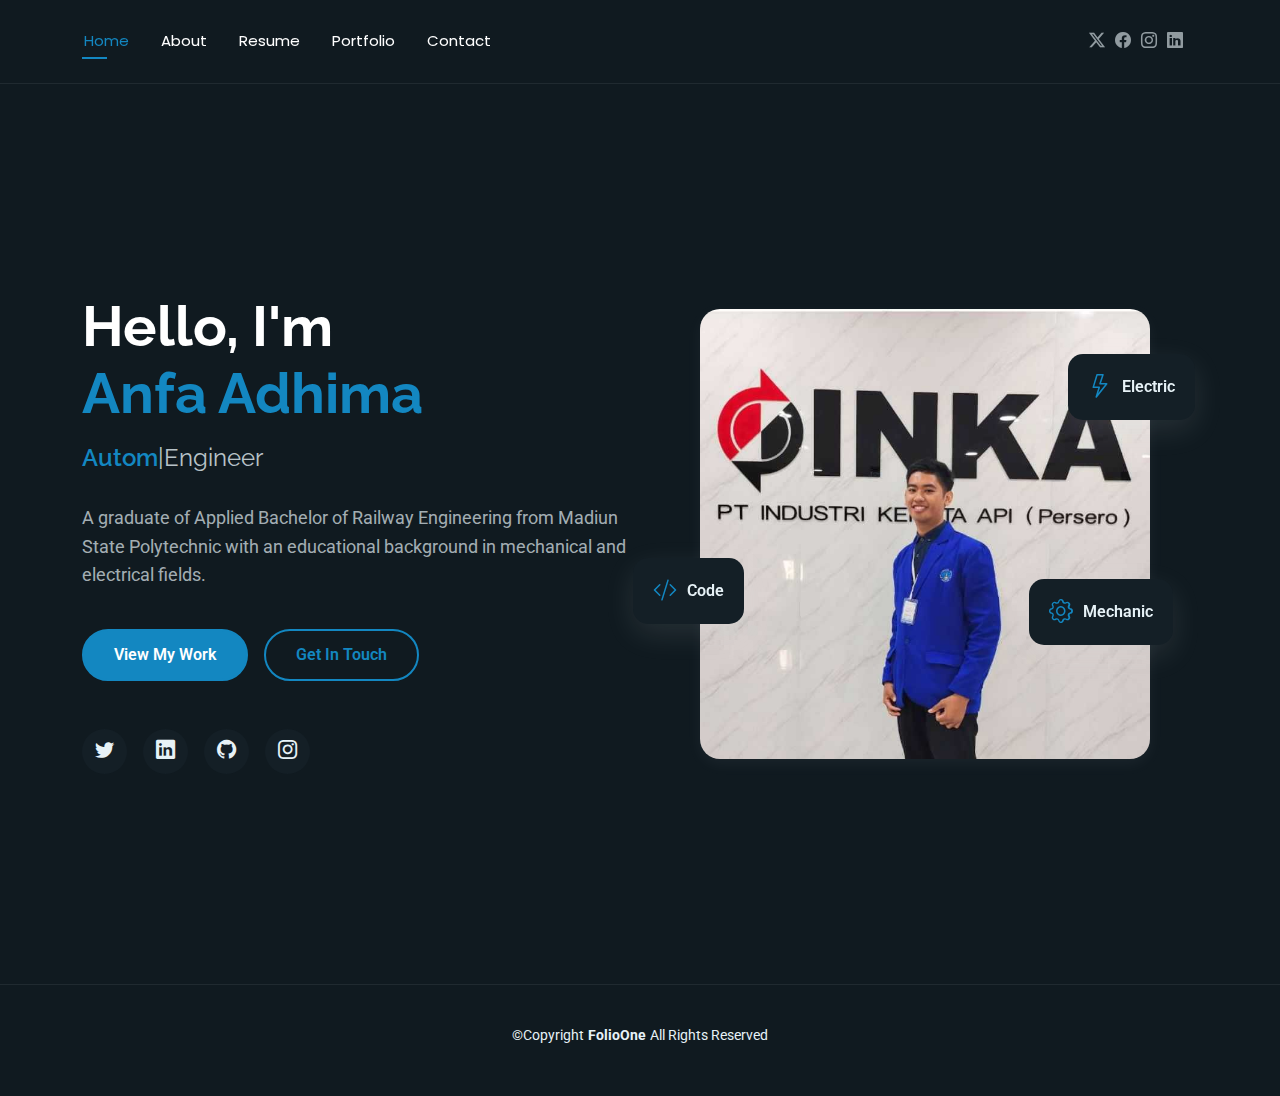
<file: index.html>
<!DOCTYPE html>
<html lang="en">

<head>
  <meta charset="utf-8">
  <meta content="width=device-width, initial-scale=1.0" name="viewport">
  <title>Adhima's Profile</title>
  <meta name="description" content="">
  <meta name="keywords" content="">

  <!-- Favicons -->
  <link href="assets/img/Logo.jfif" rel="icon">
  <link href="assets/img/apple-touch-icon.png" rel="apple-touch-icon">

  <!-- Fonts -->
  <link href="https://fonts.googleapis.com" rel="preconnect">
  <link href="https://fonts.gstatic.com" rel="preconnect" crossorigin>
  <link href="https://fonts.googleapis.com/css2?family=Roboto:ital,wght@0,100;0,300;0,400;0,500;0,700;0,900;1,100;1,300;1,400;1,500;1,700;1,900&family=Poppins:ital,wght@0,100;0,200;0,300;0,400;0,500;0,600;0,700;0,800;0,900;1,100;1,200;1,300;1,400;1,500;1,600;1,700;1,800;1,900&family=Raleway:ital,wght@0,100;0,200;0,300;0,400;0,500;0,600;0,700;0,800;0,900;1,100;1,200;1,300;1,400;1,500;1,600;1,700;1,800;1,900&display=swap" rel="stylesheet">

  <!-- Vendor CSS Files -->
  <link href="assets/vendor/bootstrap/css/bootstrap.min.css" rel="stylesheet">
  <link href="assets/vendor/bootstrap-icons/bootstrap-icons.css" rel="stylesheet">
  <link href="assets/vendor/aos/aos.css" rel="stylesheet">
  <link href="assets/vendor/swiper/swiper-bundle.min.css" rel="stylesheet">
  <link href="assets/vendor/glightbox/css/glightbox.min.css" rel="stylesheet">

  <!-- Main CSS File -->
  <link href="assets/css/main.css" rel="stylesheet">

  <!-- =======================================================
  * Template Name: FolioOne
  * Template URL: https://bootstrapmade.com/folioone-bootstrap-portfolio-website-template/
  * Updated: Aug 23 2025 with Bootstrap v5.3.7
  * Author: BootstrapMade.com
  * License: https://bootstrapmade.com/license/
  ======================================================== -->
</head>

<body class="index-page">

  <header id="header" class="header d-flex align-items-center light-background sticky-top">
    <div class="container position-relative d-flex align-items-center justify-content-between">

      <!-- <a href="index.html" class="logo d-flex align-items-center me-auto me-xl-0">
      <img src="assets/img/logo.webp" alt="">
      <h1 class="sitename">FolioOne</h1> 
    </a> -->

      <nav id="navmenu" class="navmenu">
        <ul>
          <li><a href="index.html" class="active">Home</a></li>
          <li><a href="soon.html">About</a></li>
          <li><a href="resume.html">Resume</a></li>
          <!--li><a href="soon.html">Services</a></li-->
          <li><a href="portfolio.html">Portfolio</a></li>
          <li><a href="contact.html">Contact</a></li>
          <!--li class="dropdown"><a href="#"><span>Dropdown</span> <i class="bi bi-chevron-down toggle-dropdown"></i></a>
            <ul>
              <li><a href="#">Dropdown 1</a></li>
              <li class="dropdown"><a href="#"><span>Deep Dropdown</span> <i class="bi bi-chevron-down toggle-dropdown"></i></a>
                <ul>
                  <li><a href="#">Deep Dropdown 1</a></li>
                  <li><a href="#">Deep Dropdown 2</a></li>
                  <li><a href="#">Deep Dropdown 3</a></li>
                  <li><a href="#">Deep Dropdown 4</a></li>
                  <li><a href="#">Deep Dropdown 5</a></li>
                </ul>
              </li>
              <li><a href="#">Dropdown 2</a></li>
              <li><a href="#">Dropdown 3</a></li>
              <li><a href="#">Dropdown 4</a></li>
            </ul>
          </li-->
        </ul>
        <i class="mobile-nav-toggle d-xl-none bi bi-list"></i>
      </nav>

      <div class="header-social-links">
        <a href="https://twitter.com/notfound1407" class="twitter"><i class="bi bi-twitter-x"></i></a>
        <a href="https://facebook.com/racegan.adhima" class="facebook"><i class="bi bi-facebook"></i></a>
        <a href="https://instagram.com/anfaadhima" class="instagram"><i class="bi bi-instagram"></i></a>
        <a href="https://linkedin.com/in/anfa-adhima" class="linkedin"><i class="bi bi-linkedin"></i></a>
      </div>

    </div>
  </header>

  <main class="main">

    <!-- Hero Section -->
    <section id="hero" class="hero section">

      <div class="container" data-aos="fade-up" data-aos-delay="100">

        <div class="row gy-4 align-items-center">
          <div class="col-lg-6 order-2 order-lg-1">
            <div class="hero-content">
              <h1 data-aos="fade-up" data-aos-delay="200">Hello, I'm <br><span class="highlight">Anfa Adhima</span></h1>
              <h2 data-aos="fade-up" data-aos-delay="300"><span class="typed" data-typed-items="Automation, Electrical, Mechanical, Software, IoT"></span>Engineer</h2>
              <p data-aos="fade-up" data-aos-delay="400">A graduate of Applied Bachelor of Railway Engineering from Madiun State Polytechnic with an educational background in mechanical and electrical fields.</p>
              <div class="hero-actions" data-aos="fade-up" data-aos-delay="500">
                <a href="portfolio.html" class="btn btn-primary">View My Work</a>
                <a href="contact.html" class="btn btn-outline">Get In Touch</a>
              </div>
              <div class="social-links" data-aos="fade-up" data-aos-delay="600">
                <a href="https://twitter.com/notfound1407"><i class="bi bi-twitter"></i></a>
                <a href="https://linkedin.com/in/anfa-adhima"><i class="bi bi-linkedin"></i></a>
                <a href="https://github.com/Adhima"><i class="bi bi-github"></i></a>
                <a href="https://instagram.com/anfaadhima"><i class="bi bi-instagram"></i></a>
              </div>
            </div>
          </div>
          <div class="col-lg-6 order-1 order-lg-2">
            <div class="hero-image" data-aos="zoom-in" data-aos-delay="300">
              <div class="image-wrapper">
                <img src="assets/img/profile/profile.jpeg" alt="Sarah Mitchell" class="img-fluid">
                <div class="floating-elements">
                  <div class="floating-card design" data-aos="fade-left" data-aos-delay="700">
                    <i class="bi bi-lightning"></i>
                    <span>Electric</span>
                  </div>
                  <div class="floating-card code" data-aos="fade-right" data-aos-delay="800">
                    <i class="bi bi-code-slash"></i>
                    <span>Code</span>
                  </div>
                  <div class="floating-card creativity" data-aos="fade-up" data-aos-delay="900">
                    <i class="bi bi-gear"></i>
                    <span>Mechanic</span>
                  </div>
                </div>
              </div>
            </div>
          </div>
        </div>

      </div>

    </section><!-- /Hero Section -->

  </main>

  <footer id="footer" class="footer">

    <div class="container">
      <div class="copyright text-center ">
        <p>©<span>Copyright</span><strong class="px-1 sitename">FolioOne</strong><span>All Rights Reserved<br></span></p>
      </div>
      <div class="credits">
        <!-- All the links in the footer should remain intact. -->
        <!-- You can delete the links only if you've purchased the pro version. -->
        <!-- Licensing information: https://bootstrapmade.com/license/ -->
        <!-- Purchase the pro version with working PHP/AJAX contact form: [buy-url] -->
        <!--Designed by <a href="https://bootstrapmade.com/">BootstrapMade</a>-->
      </div>
    </div>

  </footer>

  <!-- Scroll Top -->
  <a href="#" id="scroll-top" class="scroll-top d-flex align-items-center justify-content-center"><i class="bi bi-arrow-up-short"></i></a>

  <!-- Preloader -->
  <div id="preloader"></div>

  <!-- Vendor JS Files -->
  <script src="assets/vendor/bootstrap/js/bootstrap.bundle.min.js"></script>
  <script src="assets/vendor/php-email-form/validate.js"></script>
  <script src="assets/vendor/aos/aos.js"></script>
  <script src="assets/vendor/typed.js/typed.umd.js"></script>
  <script src="assets/vendor/waypoints/noframework.waypoints.js"></script>
  <script src="assets/vendor/purecounter/purecounter_vanilla.js"></script>
  <script src="assets/vendor/swiper/swiper-bundle.min.js"></script>
  <script src="assets/vendor/imagesloaded/imagesloaded.pkgd.min.js"></script>
  <script src="assets/vendor/isotope-layout/isotope.pkgd.min.js"></script>
  <script src="assets/vendor/glightbox/js/glightbox.min.js"></script>

  <!-- Main JS File -->
  <script src="assets/js/main.js"></script>

</body>

</html>
</file>
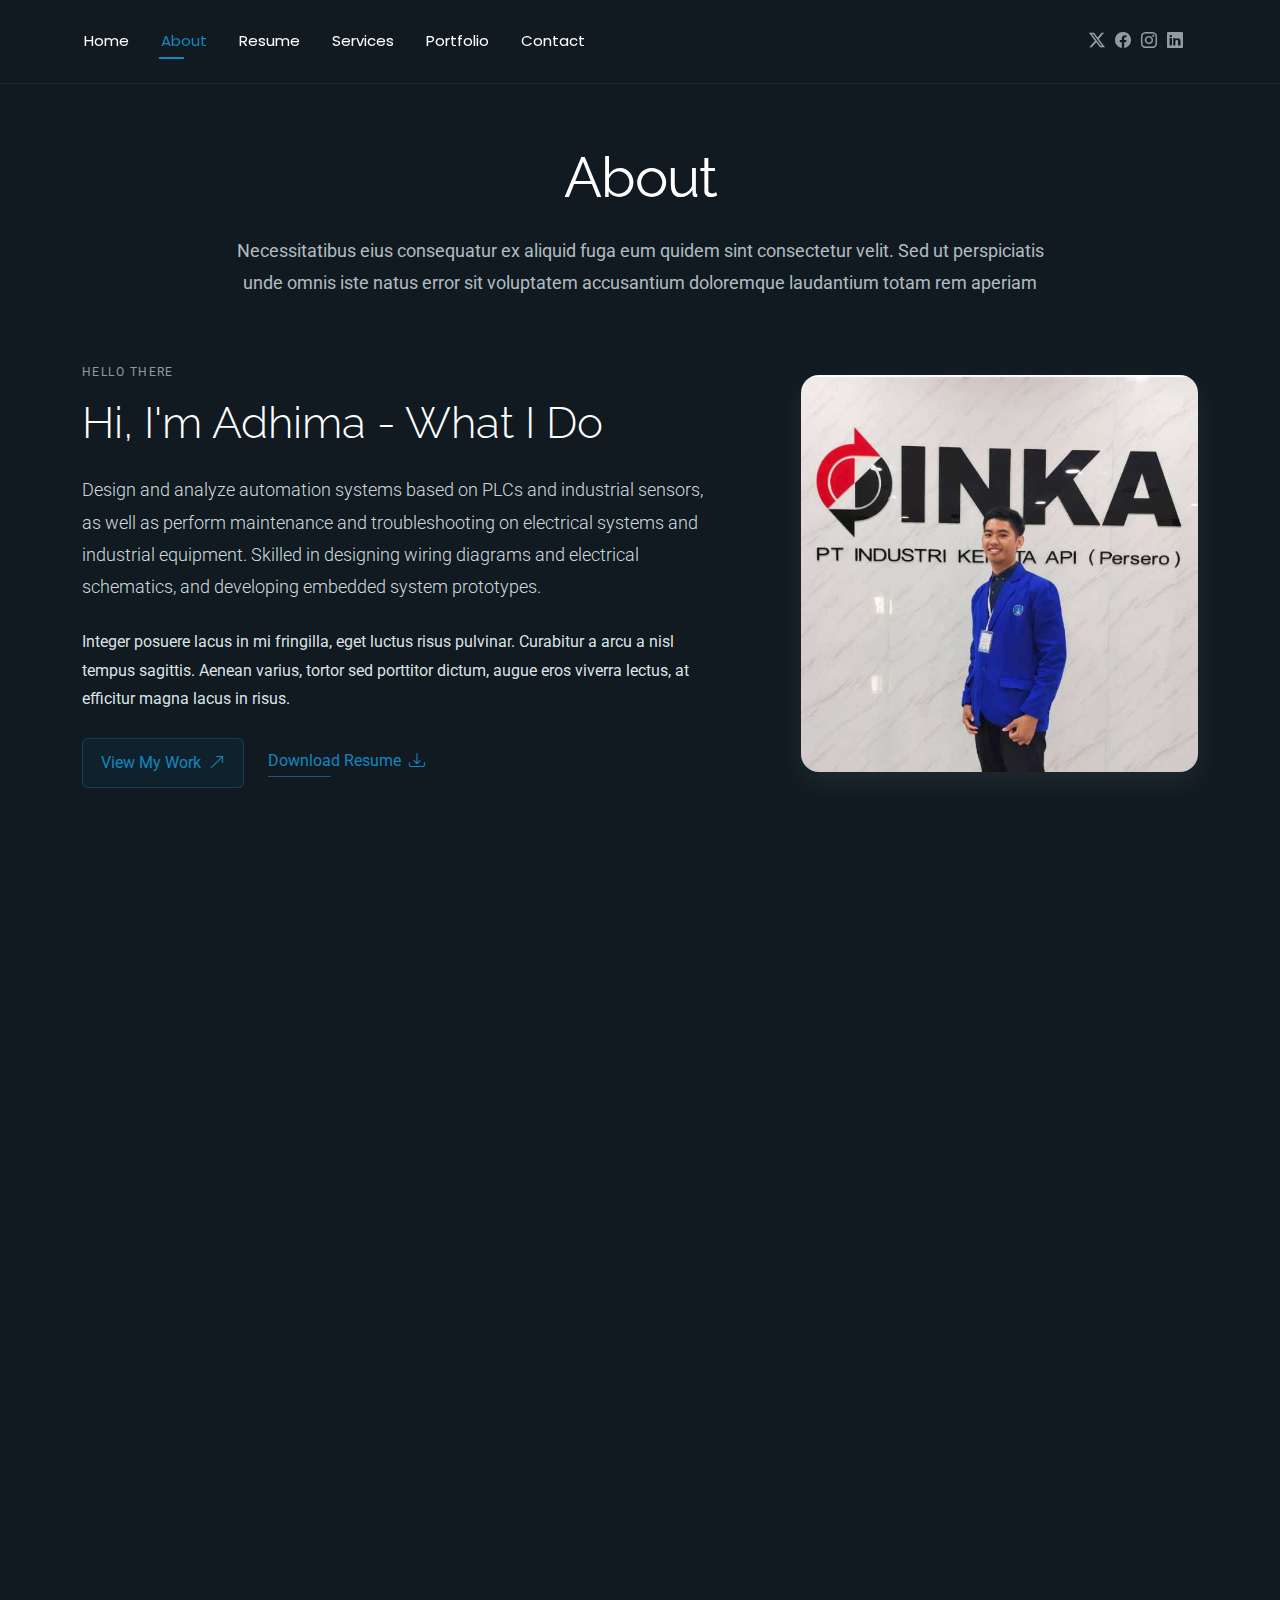
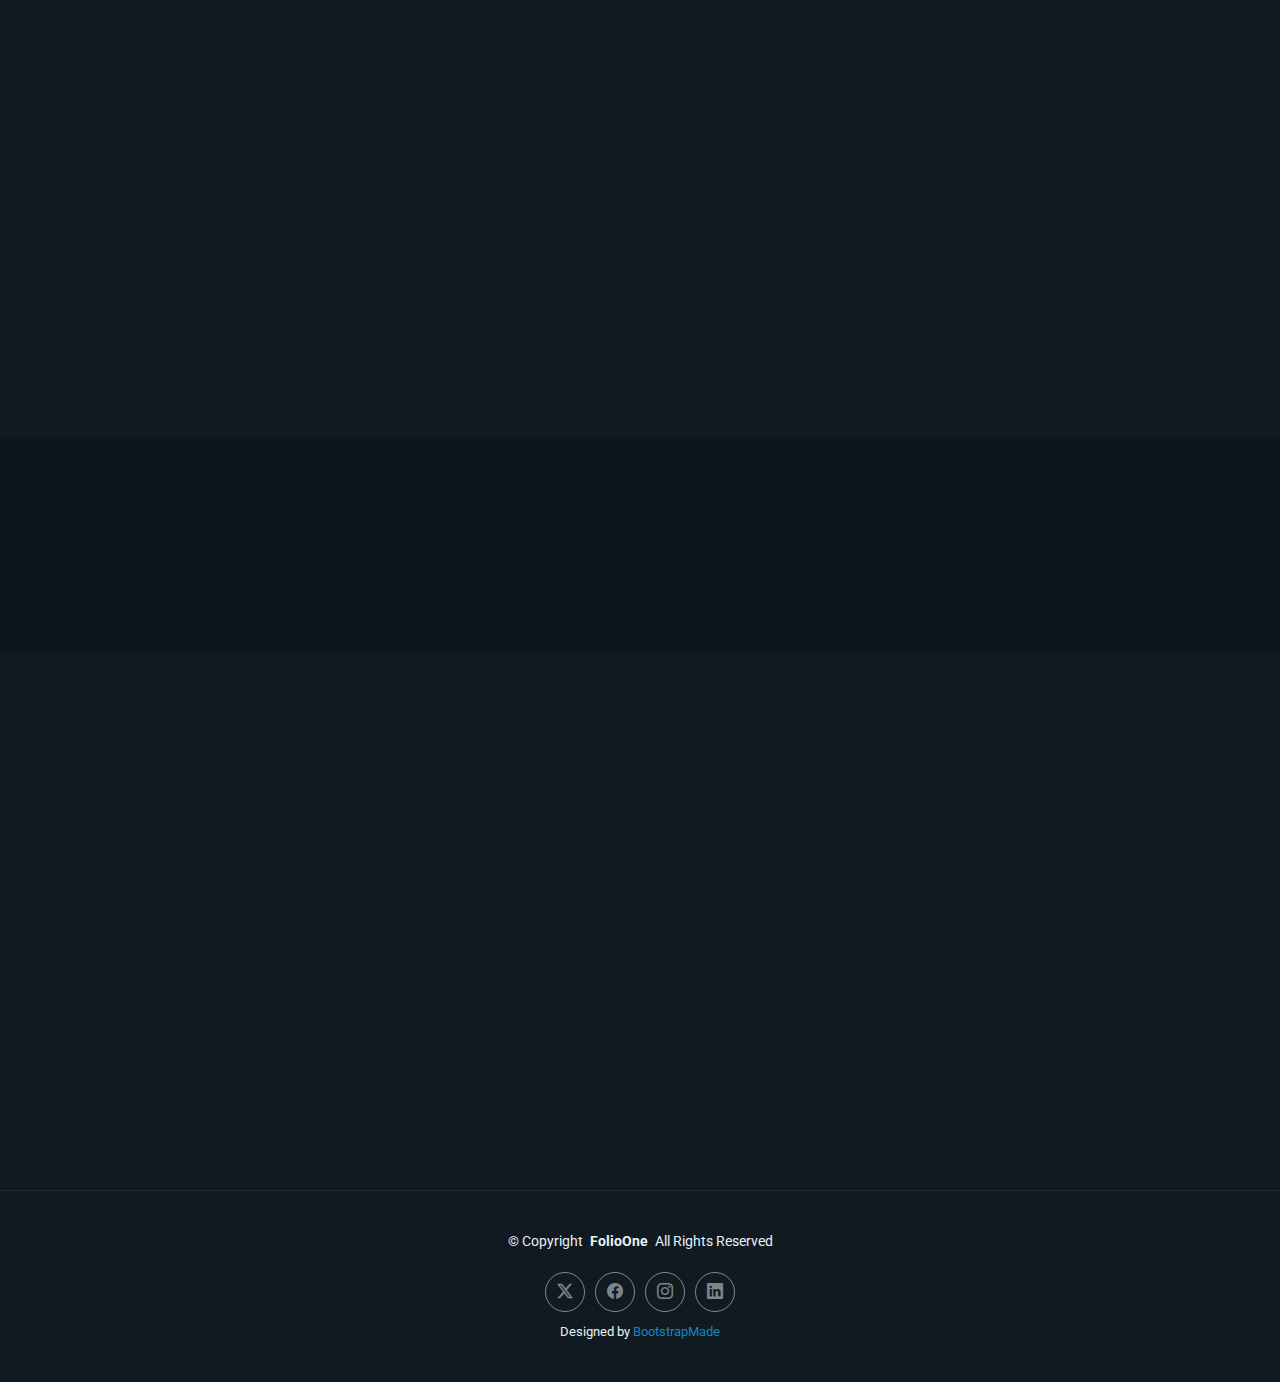
<file: about.html>
<!DOCTYPE html>
<html lang="en">

<head>
  <meta charset="utf-8">
  <meta content="width=device-width, initial-scale=1.0" name="viewport">
  <title>About</title>
  <meta name="description" content="">
  <meta name="keywords" content="">

  <!-- Favicons -->
  <link href="assets/img/Logo.jfif" rel="icon">
  <link href="assets/img/apple-touch-icon.png" rel="apple-touch-icon">

  <!-- Fonts -->
  <link href="https://fonts.googleapis.com" rel="preconnect">
  <link href="https://fonts.gstatic.com" rel="preconnect" crossorigin>
  <link href="https://fonts.googleapis.com/css2?family=Roboto:ital,wght@0,100;0,300;0,400;0,500;0,700;0,900;1,100;1,300;1,400;1,500;1,700;1,900&family=Poppins:ital,wght@0,100;0,200;0,300;0,400;0,500;0,600;0,700;0,800;0,900;1,100;1,200;1,300;1,400;1,500;1,600;1,700;1,800;1,900&family=Raleway:ital,wght@0,100;0,200;0,300;0,400;0,500;0,600;0,700;0,800;0,900;1,100;1,200;1,300;1,400;1,500;1,600;1,700;1,800;1,900&display=swap" rel="stylesheet">

  <!-- Vendor CSS Files -->
  <link href="assets/vendor/bootstrap/css/bootstrap.min.css" rel="stylesheet">
  <link href="assets/vendor/bootstrap-icons/bootstrap-icons.css" rel="stylesheet">
  <link href="assets/vendor/aos/aos.css" rel="stylesheet">
  <link href="assets/vendor/swiper/swiper-bundle.min.css" rel="stylesheet">
  <link href="assets/vendor/glightbox/css/glightbox.min.css" rel="stylesheet">

  <!-- Main CSS File -->
  <link href="assets/css/main.css" rel="stylesheet">

  <!-- =======================================================
  * Template Name: FolioOne
  * Template URL: https://bootstrapmade.com/folioone-bootstrap-portfolio-website-template/
  * Updated: Aug 23 2025 with Bootstrap v5.3.7
  * Author: BootstrapMade.com
  * License: https://bootstrapmade.com/license/
  ======================================================== -->
</head>

<body class="about-page">

  <header id="header" class="header d-flex align-items-center light-background sticky-top">
    <div class="container position-relative d-flex align-items-center justify-content-between">

      <!-- <a href="index.html" class="logo d-flex align-items-center me-auto me-xl-0">
      <img src="assets/img/logo.webp" alt="">
      <h1 class="sitename">FolioOne</h1> 
    </a> -->

      <nav id="navmenu" class="navmenu">
        <ul>
          <li><a href="index.html">Home</a></li>
          <li><a href="about.html" class="active">About</a></li>
          <li><a href="resume.html">Resume</a></li>
          <li><a href="services.html">Services</a></li>
          <li><a href="portfolio.html">Portfolio</a></li>
          <li><a href="contact.html">Contact</a></li>
        </ul>
        <i class="mobile-nav-toggle d-xl-none bi bi-list"></i>
      </nav>

      <div class="header-social-links">
        <a href="https://twitter.com/notfound1407" class="twitter"><i class="bi bi-twitter-x"></i></a>
        <a href="https://facebook.com/racegan.adhima" class="facebook"><i class="bi bi-facebook"></i></a>
        <a href="https://instagram.com/anfaadhima" class="instagram"><i class="bi bi-instagram"></i></a>
        <a href="https://linkedin.com/in/anfa-adhima" class="linkedin"><i class="bi bi-linkedin"></i></a>
      </div>

    </div>
  </header>

  <main class="main">

    <!-- About Section -->
    <section id="about" class="about section">

      <!-- Section Title -->
      <div class="container section-title" data-aos="fade-up">
        <h2>About</h2>
        <p>Necessitatibus eius consequatur ex aliquid fuga eum quidem sint consectetur velit. Sed ut perspiciatis unde omnis iste natus error sit voluptatem accusantium doloremque laudantium totam rem aperiam</p>
      </div><!-- End Section Title -->

      <div class="container" data-aos="fade-up" data-aos-delay="100">

        <!-- Intro + Photo -->
        <div class="row align-items-center justify-content-between gy-5 mb-5">
          <div class="col-lg-7" data-aos="fade-right" data-aos-delay="150">
            <div class="intro-content">
              <span class="eyebrow">Hello there</span>
              <h2 class="headline">Hi, I'm Adhima - What I Do</h2>
              <p class="lead">
              Design and analyze automation systems based on PLCs and industrial sensors, as well as perform maintenance and troubleshooting on electrical systems and industrial equipment. Skilled in designing wiring diagrams and electrical schematics, and developing embedded system prototypes.              </p>
              <p>
                Integer posuere lacus in mi fringilla, eget luctus risus pulvinar. Curabitur a arcu a nisl tempus sagittis. Aenean varius, tortor sed porttitor dictum, augue eros viverra lectus, at efficitur magna lacus in risus.
              </p>

              <div class="cta-group">
                <a href="#portfolio" class="btn-ghost">
                  View My Work <i class="bi bi-arrow-up-right"></i>
                </a>
                <a href="#" class="link-underline">
                  Download Resume <i class="bi bi-download"></i>
                </a>
              </div>
            </div>
          </div>

          <div class="col-lg-5" data-aos="zoom-in" data-aos-delay="250">
            <figure class="profile-figure text-center text-lg-end">
              <img src="assets/img/profile/profile.jpeg" alt="Portrait of Alex" class="img-fluid profile-photo">
            </figure>
          </div>
        </div>
        <!-- End Intro + Photo -->

        <!-- Skills Grid -->
        <div class="mb-5">
          <div class="row g-4">
            <div class="col-6 col-md-4 col-lg-3" data-aos="fade-up" data-aos-delay="120">
              <div class="skill-item">
                <i class="bi bi-layout-text-window"></i>
                <h3>UI/UX</h3>
                <p>Vivamus sagittis lacus molestie placerat.</p>
              </div>
            </div>
            <div class="col-6 col-md-4 col-lg-3" data-aos="fade-up" data-aos-delay="180">
              <div class="skill-item">
                <i class="bi bi-code-slash"></i>
                <h3>React.js</h3>
                <p>Maecenas pharetra magna sit amet risus.</p>
              </div>
            </div>
            <div class="col-6 col-md-4 col-lg-3" data-aos="fade-up" data-aos-delay="240">
              <div class="skill-item">
                <i class="bi bi-phone"></i>
                <h3>Mobile-first</h3>
                <p>Donec id elit non mi porta gravida.</p>
              </div>
            </div>
            <div class="col-6 col-md-4 col-lg-3" data-aos="fade-up" data-aos-delay="300">
              <div class="skill-item">
                <i class="bi bi-camera"></i>
                <h3>Photography</h3>
                <p>Aliquam euismod nunc at augue cursus.</p>
              </div>
            </div>
          </div>
        </div>
        <!-- End Skills Grid -->

        <!-- Journey Timeline -->
        <div class="mb-5">
          <div class="row g-4">
            <div class="col-md-6 col-lg-3" data-aos="fade-up" data-aos-delay="120">
              <article class="timeline-item">
                <span class="dot"></span>
                <time>2018</time>
                <h4>B.A. in Design</h4>
                <p>Quisque euismod turpis ut sapien luctus bibendum.</p>
              </article>
            </div>
            <div class="col-md-6 col-lg-3" data-aos="fade-up" data-aos-delay="180">
              <article class="timeline-item">
                <span class="dot"></span>
                <time>2020</time>
                <h4>Freelance Start</h4>
                <p>Mauris non arcu non urna convallis vulputate.</p>
              </article>
            </div>
            <div class="col-md-6 col-lg-3" data-aos="fade-up" data-aos-delay="240">
              <article class="timeline-item">
                <span class="dot"></span>
                <time>2022</time>
                <h4>Joined Creative Studio</h4>
                <p>Nunc sed nibh et libero fermentum posuere.</p>
              </article>
            </div>
            <div class="col-md-6 col-lg-3" data-aos="fade-up" data-aos-delay="300">
              <article class="timeline-item">
                <span class="dot"></span>
                <time>2024</time>
                <h4>Lead Frontend</h4>
                <p>Proin commodo massa sit amet urna pretium.</p>
              </article>
            </div>
          </div>
        </div>
        <!-- End Journey Timeline -->

        <!-- Quote -->
        <blockquote class="personal-quote text-center mb-5" data-aos="fade-down" data-aos-delay="200">
          <p>"Building clean and meaningful experiences through thoughtful code and quiet design."</p>
        </blockquote>
        <!-- End Quote -->

        <!-- Fun Facts -->
        <div class="row g-3 justify-content-center">
          <div class="col-6 col-md-3 col-lg-2" data-aos="zoom-in" data-aos-delay="120">
            <div class="fact-pill">
              <i class="bi bi-magic"></i>
              <span>Minimalism</span>
            </div>
          </div>
          <div class="col-6 col-md-3 col-lg-2" data-aos="zoom-in" data-aos-delay="160">
            <div class="fact-pill">
              <i class="bi bi-headphones"></i>
              <span>Lo-fi Beats</span>
            </div>
          </div>
          <div class="col-6 col-md-3 col-lg-2" data-aos="zoom-in" data-aos-delay="200">
            <div class="fact-pill">
              <i class="bi bi-geo-alt"></i>
              <span>City Walks</span>
            </div>
          </div>
          <div class="col-6 col-md-3 col-lg-2" data-aos="zoom-in" data-aos-delay="240">
            <div class="fact-pill">
              <i class="bi bi-brush"></i>
              <span>Sketching</span>
            </div>
          </div>
        </div>
        <!-- End Fun Facts -->

      </div>

    </section><!-- /About Section -->

    <!-- Skills Section -->
    <section id="skills" class="skills section">

      <!-- Section Title -->
      <div class="container section-title" data-aos="fade-up">
        <h2>Skills</h2>
        <p>Necessitatibus eius consequatur ex aliquid fuga eum quidem sint consectetur velit. Sed ut perspiciatis unde omnis iste natus error sit voluptatem accusantium doloremque laudantium totam rem aperiam</p>
      </div><!-- End Section Title -->

      <div class="container" data-aos="fade-up" data-aos-delay="100">

        <div class="row g-4 skills-animation">

          <div class="col-md-6 col-lg-3" data-aos="fade-up" data-aos-delay="100">
            <div class="skill-box">
              <h3>HTML</h3>
              <p>Sed ut perspiciatis unde omnis iste natus error sit voluptatem.</p>
              <span class="text-end d-block">90%</span>
              <div class="progress">
                <div class="progress-bar" role="progressbar" aria-valuenow="90" aria-valuemin="0" aria-valuemax="100"></div>
              </div>
            </div>
          </div>

          <div class="col-md-6 col-lg-3" data-aos="fade-up" data-aos-delay="200">
            <div class="skill-box">
              <h3>CSS</h3>
              <p>Nemo enim ipsam voluptatem quia voluptas sit aspernatur.</p>
              <span class="text-end d-block">90%</span>
              <div class="progress">
                <div class="progress-bar" role="progressbar" aria-valuenow="95" aria-valuemin="0" aria-valuemax="100"></div>
              </div>
            </div>
          </div>

          <div class="col-md-6 col-lg-3" data-aos="fade-up" data-aos-delay="300">
            <div class="skill-box">
              <h3>JavaScript</h3>
              <p>Neque porro quisquam est qui dolorem ipsum quia dolor.</p>
              <span class="text-end d-block">80%</span>
              <div class="progress">
                <div class="progress-bar" role="progressbar" aria-valuenow="80" aria-valuemin="0" aria-valuemax="100"></div>
              </div>
            </div>
          </div>

          <div class="col-md-6 col-lg-3" data-aos="fade-up" data-aos-delay="400">
            <div class="skill-box">
              <h3>Photoshop</h3>
              <p>Quis autem vel eum iure reprehenderit qui in ea voluptate.</p>
              <span class="text-end d-block">55%</span>
              <div class="progress">
                <div class="progress-bar" role="progressbar" aria-valuenow="55" aria-valuemin="0" aria-valuemax="100">
                </div>
              </div>
            </div>
          </div>

        </div>

      </div>

    </section><!-- /Skills Section -->

    <!-- Stats Section -->
    <section id="stats" class="stats section dark-background">

      <div class="container" data-aos="fade-up" data-aos-delay="100">

        <div class="row align-items-center">
          <div class="col-lg-4" data-aos="fade-up" data-aos-delay="200">
            <div class="avatars d-flex align-items-center">
              <img src="assets/img/person/person-m-2.webp" alt="Avatar 1" class="rounded-circle" loading="lazy">
              <img src="assets/img/person/person-m-3.webp" alt="Avatar 2" class="rounded-circle" loading="lazy">
              <img src="assets/img/person/person-f-5.webp" alt="Avatar 3" class="rounded-circle" loading="lazy">
              <img src="assets/img/person/person-m-5.webp" alt="Avatar 4" class="rounded-circle" loading="lazy">
            </div>
          </div>

          <div class="col-lg-8">
            <div class="row counters">
              <div class="col-md-4" data-aos="fade-up" data-aos-delay="300">
                <h2><span data-purecounter-start="0" data-purecounter-end="185" data-purecounter-duration="1" class="purecounter"></span>+</h2>
                <p>Nemo enim ipsam</p>
              </div>

              <div class="col-md-4" data-aos="fade-up" data-aos-delay="400">
                <h2><span data-purecounter-start="0" data-purecounter-end="32" data-purecounter-duration="1" class="purecounter"></span>K</h2>
                <p>Voluptatem sequi</p>
              </div>

              <div class="col-md-4" data-aos="fade-up" data-aos-delay="500">
                <h2><span data-purecounter-start="0" data-purecounter-end="128" data-purecounter-duration="1" class="purecounter"></span>+</h2>
                <p>Dolor sit consectetur</p>
              </div>
            </div>
          </div>
        </div>
      </div>

    </section><!-- /Stats Section -->

    <!-- Testimonials Section -->
    <section id="testimonials" class="testimonials section">

      <!-- Section Title -->
      <div class="container section-title" data-aos="fade-up">
        <h2>Testimonials</h2>
        <p>Necessitatibus eius consequatur ex aliquid fuga eum quidem sint consectetur velit</p>
      </div><!-- End Section Title -->

      <div class="container" data-aos="fade-up" data-aos-delay="100">

        <div class="swiper init-swiper">
          <script type="application/json" class="swiper-config">
            {
              "loop": true,
              "speed": 600,
              "autoplay": {
                "delay": 5000
              },
              "slidesPerView": "auto",
              "pagination": {
                "el": ".swiper-pagination",
                "type": "bullets",
                "clickable": true
              }
            }
          </script>
          <div class="swiper-wrapper">

            <div class="swiper-slide">
              <div class="testimonial-item">
                <div class="row gy-4 justify-content-center">
                  <div class="col-lg-6">
                    <div class="testimonial-content">
                      <p>
                        <i class="bi bi-quote quote-icon-left"></i>
                        <span>Proin iaculis purus consequat sem cure digni ssim donec porttitora entum suscipit rhoncus. Accusantium quam, ultricies eget id, aliquam eget nibh et. Maecen aliquam, risus at semper.</span>
                        <i class="bi bi-quote quote-icon-right"></i>
                      </p>
                      <h3>Saul Goodman</h3>
                      <h4>Ceo &amp; Founder</h4>
                      <div class="stars">
                        <i class="bi bi-star-fill"></i><i class="bi bi-star-fill"></i><i class="bi bi-star-fill"></i><i class="bi bi-star-fill"></i><i class="bi bi-star-fill"></i>
                      </div>
                    </div>
                  </div>
                  <div class="col-lg-2 text-center">
                    <img src="assets/img/person/person-m-9.webp" class="img-fluid testimonial-img" alt="">
                  </div>
                </div>
              </div>
            </div><!-- End testimonial item -->

            <div class="swiper-slide">
              <div class="testimonial-item">
                <div class="row gy-4 justify-content-center">
                  <div class="col-lg-6">
                    <div class="testimonial-content">
                      <p>
                        <i class="bi bi-quote quote-icon-left"></i>
                        <span>Export tempor illum tamen malis malis eram quae irure esse labore quem cillum quid cillum eram malis quorum velit fore eram velit sunt aliqua noster fugiat irure amet legam anim culpa.</span>
                        <i class="bi bi-quote quote-icon-right"></i>
                      </p>
                      <h3>Sara Wilsson</h3>
                      <h4>Designer</h4>
                      <div class="stars">
                        <i class="bi bi-star-fill"></i><i class="bi bi-star-fill"></i><i class="bi bi-star-fill"></i><i class="bi bi-star-fill"></i><i class="bi bi-star-fill"></i>
                      </div>
                    </div>
                  </div>
                  <div class="col-lg-2 text-center">
                    <img src="assets/img/person/person-f-5.webp" class="img-fluid testimonial-img" alt="">
                  </div>
                </div>
              </div>
            </div><!-- End testimonial item -->

            <div class="swiper-slide">
              <div class="testimonial-item">
                <div class="row gy-4 justify-content-center">
                  <div class="col-lg-6">
                    <div class="testimonial-content">
                      <p>
                        <i class="bi bi-quote quote-icon-left"></i>
                        <span>Enim nisi quem export duis labore cillum quae magna enim sint quorum nulla quem veniam duis minim tempor labore quem eram duis noster aute amet eram fore quis sint minim.</span>
                        <i class="bi bi-quote quote-icon-right"></i>
                      </p>
                      <h3>Jena Karlis</h3>
                      <h4>Store Owner</h4>
                      <div class="stars">
                        <i class="bi bi-star-fill"></i><i class="bi bi-star-fill"></i><i class="bi bi-star-fill"></i><i class="bi bi-star-fill"></i><i class="bi bi-star-fill"></i>
                      </div>
                    </div>
                  </div>
                  <div class="col-lg-2 text-center">
                    <img src="assets/img/person/person-f-12.webp" class="img-fluid testimonial-img" alt="">
                  </div>
                </div>
              </div>
            </div><!-- End testimonial item -->

            <div class="swiper-slide">
              <div class="testimonial-item">
                <div class="row gy-4 justify-content-center">
                  <div class="col-lg-6">
                    <div class="testimonial-content">
                      <p>
                        <i class="bi bi-quote quote-icon-left"></i>
                        <span>Fugiat enim eram quae cillum dolore dolor amet nulla culpa multos export minim fugiat minim velit minim dolor enim duis veniam ipsum anim magna sunt elit fore quem dolore labore illum veniam.</span>
                        <i class="bi bi-quote quote-icon-right"></i>
                      </p>
                      <h3>John Larson</h3>
                      <h4>Entrepreneur</h4>
                      <div class="stars">
                        <i class="bi bi-star-fill"></i><i class="bi bi-star-fill"></i><i class="bi bi-star-fill"></i><i class="bi bi-star-fill"></i><i class="bi bi-star-fill"></i>
                      </div>
                    </div>
                  </div>
                  <div class="col-lg-2 text-center">
                    <img src="assets/img/person/person-m-12.webp" class="img-fluid testimonial-img" alt="">
                  </div>
                </div>
              </div>
            </div><!-- End testimonial item -->

          </div>
          <div class="swiper-pagination"></div>
        </div>

      </div>

    </section><!-- /Testimonials Section -->

  </main>

  <footer id="footer" class="footer">

    <div class="container">
      <div class="copyright text-center ">
        <p>© <span>Copyright</span> <strong class="px-1 sitename">FolioOne</strong> <span>All Rights Reserved<br></span></p>
      </div>
      <div class="social-links d-flex justify-content-center">
        <a href=""><i class="bi bi-twitter-x"></i></a>
        <a href=""><i class="bi bi-facebook"></i></a>
        <a href=""><i class="bi bi-instagram"></i></a>
        <a href=""><i class="bi bi-linkedin"></i></a>
      </div>
      <div class="credits">
        <!-- All the links in the footer should remain intact. -->
        <!-- You can delete the links only if you've purchased the pro version. -->
        <!-- Licensing information: https://bootstrapmade.com/license/ -->
        <!-- Purchase the pro version with working PHP/AJAX contact form: [buy-url] -->
        Designed by <a href="https://bootstrapmade.com/">BootstrapMade</a>
      </div>
    </div>

  </footer>

  <!-- Scroll Top -->
  <a href="#" id="scroll-top" class="scroll-top d-flex align-items-center justify-content-center"><i class="bi bi-arrow-up-short"></i></a>

  <!-- Preloader -->
  <div id="preloader"></div>

  <!-- Vendor JS Files -->
  <script src="assets/vendor/bootstrap/js/bootstrap.bundle.min.js"></script>
  <script src="assets/vendor/php-email-form/validate.js"></script>
  <script src="assets/vendor/aos/aos.js"></script>
  <script src="assets/vendor/typed.js/typed.umd.js"></script>
  <script src="assets/vendor/waypoints/noframework.waypoints.js"></script>
  <script src="assets/vendor/purecounter/purecounter_vanilla.js"></script>
  <script src="assets/vendor/swiper/swiper-bundle.min.js"></script>
  <script src="assets/vendor/imagesloaded/imagesloaded.pkgd.min.js"></script>
  <script src="assets/vendor/isotope-layout/isotope.pkgd.min.js"></script>
  <script src="assets/vendor/glightbox/js/glightbox.min.js"></script>

  <!-- Main JS File -->
  <script src="assets/js/main.js"></script>

</body>

</html>
</file>
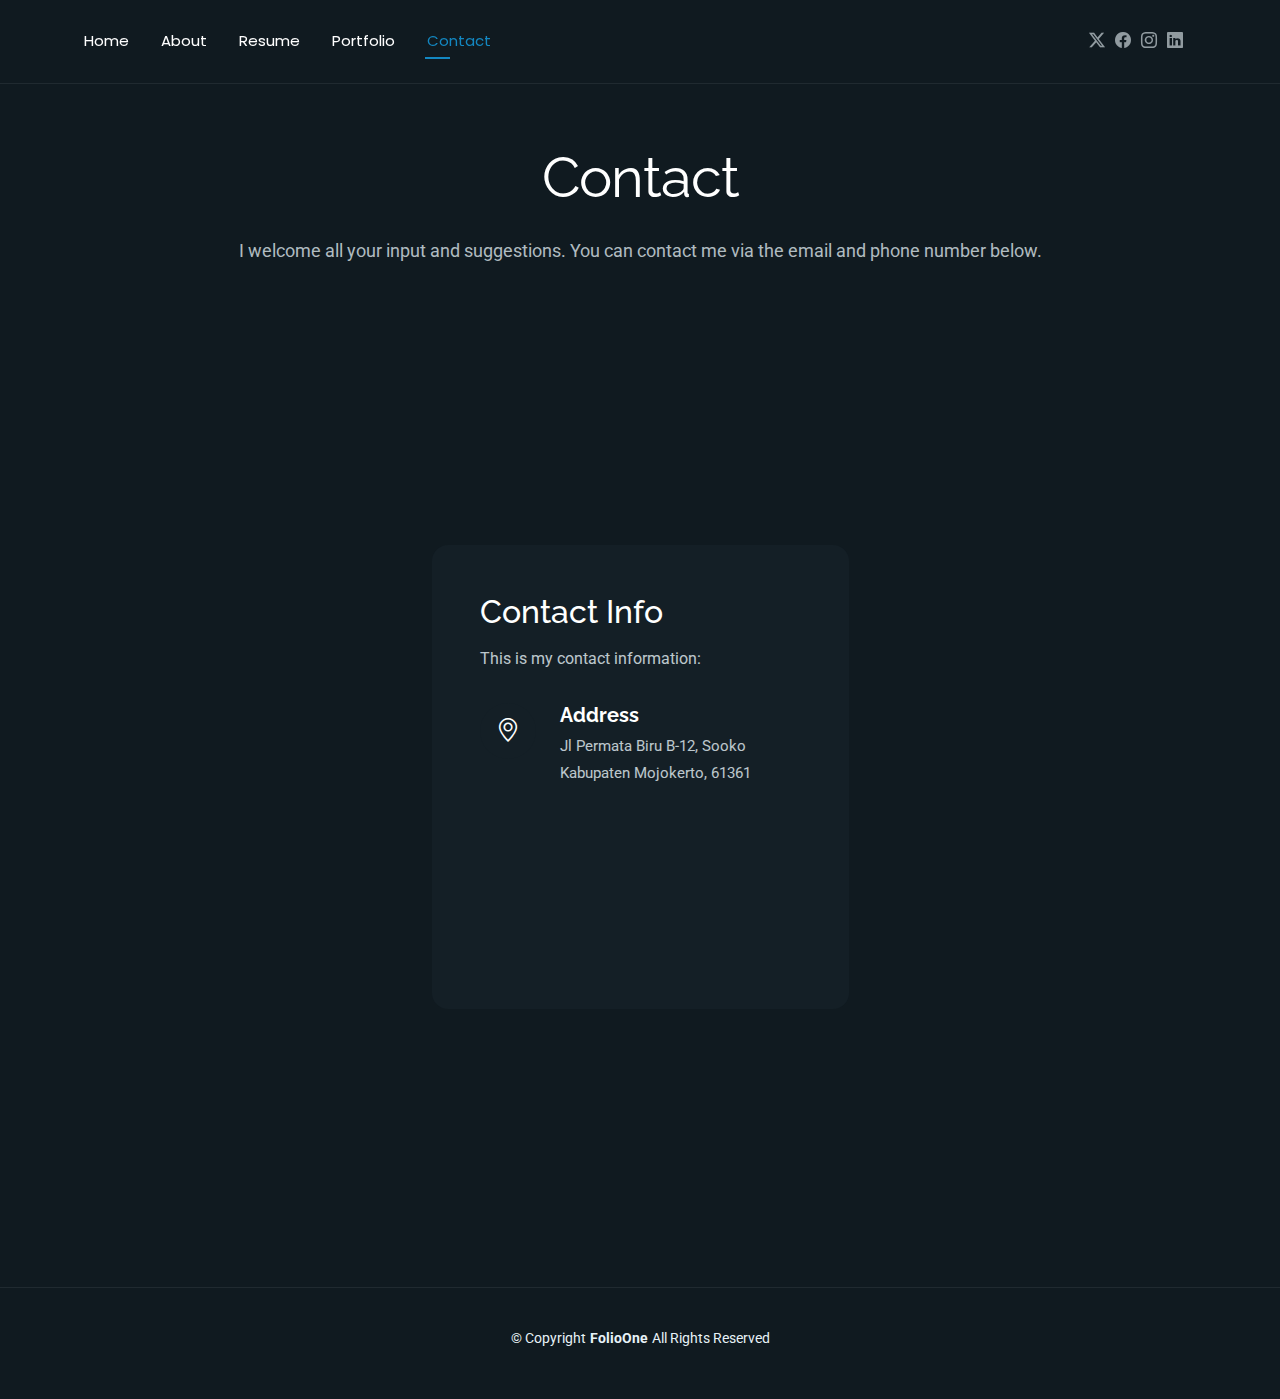
<file: contact.html>
<!DOCTYPE html>
<html lang="en">

<head>
  <meta charset="utf-8">
  <meta content="width=device-width, initial-scale=1.0" name="viewport">
  <title>Contact</title>
  <meta name="description" content="">
  <meta name="keywords" content="">

  <!-- Favicons -->
  <link href="assets/img/Logo.jfif" rel="icon">
  <!--link href="assets/img/apple-touch-icon.png" rel="apple-touch-icon"-->

  <!-- Fonts -->
  <link href="https://fonts.googleapis.com" rel="preconnect">
  <link href="https://fonts.gstatic.com" rel="preconnect" crossorigin>
  <link href="https://fonts.googleapis.com/css2?family=Roboto:ital,wght@0,100;0,300;0,400;0,500;0,700;0,900;1,100;1,300;1,400;1,500;1,700;1,900&family=Poppins:ital,wght@0,100;0,200;0,300;0,400;0,500;0,600;0,700;0,800;0,900;1,100;1,200;1,300;1,400;1,500;1,600;1,700;1,800;1,900&family=Raleway:ital,wght@0,100;0,200;0,300;0,400;0,500;0,600;0,700;0,800;0,900;1,100;1,200;1,300;1,400;1,500;1,600;1,700;1,800;1,900&display=swap" rel="stylesheet">

  <!-- Vendor CSS Files -->
  <link href="assets/vendor/bootstrap/css/bootstrap.min.css" rel="stylesheet">
  <link href="assets/vendor/bootstrap-icons/bootstrap-icons.css" rel="stylesheet">
  <link href="assets/vendor/aos/aos.css" rel="stylesheet">
  <link href="assets/vendor/swiper/swiper-bundle.min.css" rel="stylesheet">
  <link href="assets/vendor/glightbox/css/glightbox.min.css" rel="stylesheet">

  <!-- Main CSS File -->
  <link href="assets/css/main.css" rel="stylesheet">

  <!-- =======================================================
  * Template Name: FolioOne
  * Template URL: https://bootstrapmade.com/folioone-bootstrap-portfolio-website-template/
  * Updated: Aug 23 2025 with Bootstrap v5.3.7
  * Author: BootstrapMade.com
  * License: https://bootstrapmade.com/license/
  ======================================================== -->
</head>

<body class="contact-page">

  <header id="header" class="header d-flex align-items-center light-background sticky-top">
    <div class="container position-relative d-flex align-items-center justify-content-between">

      <!-- <a href="index.html" class="logo d-flex align-items-center me-auto me-xl-0">
      <img src="assets/img/logo.webp" alt="">
      <h1 class="sitename">FolioOne</h1> 
    </a> -->

      <nav id="navmenu" class="navmenu">
        <ul>
          <li><a href="index.html">Home</a></li>
          <li><a href="soon.html">About</a></li>
          <li><a href="resume.html">Resume</a></li>
          <!--li><a href="services.html">Services</a></li-->
          <li><a href="portfolio.html">Portfolio</a></li>
          <li><a href="contact.html" class="active">Contact</a></li>
        </ul>
        <i class="mobile-nav-toggle d-xl-none bi bi-list"></i>
      </nav>
      <div class="header-social-links">
        <a href="https://twitter.com/notfound1407" class="twitter"><i class="bi bi-twitter-x"></i></a>
        <a href="https://facebook.com/racegan.adhima" class="facebook"><i class="bi bi-facebook"></i></a>
        <a href="https://instagram.com/anfaadhima" class="instagram"><i class="bi bi-instagram"></i></a>
        <a href="https://linkedin.com/in/anfa-adhima" class="linkedin"><i class="bi bi-linkedin"></i></a>
      </div>
    </div>
  </header>

  <main class="main">

    <!-- Contact Section -->
    <section id="contact" class="contact section">

      <!-- Section Title -->
      <div class="container section-title" data-aos="fade-up">
        <h2>Contact</h2>
        <p>I welcome all your input and suggestions. You can contact me via the email and phone number below.</p>
      </div><!-- End Section Title -->

      <div class="container d-flex justify-content-center align-items-center min-vh-100" data-aos="fade-up" data-aos-delay="100">

        <div class="row g-4 g-lg-5 w-100 justify-content-center">
          <div class="col-lg-5">
            <div class="info-box" data-aos="fade-up" data-aos-delay="200">
              <h3>Contact Info</h3>
              <p>This is my contact information:</p>

              <div class="info-item" data-aos="fade-up" data-aos-delay="300">
                <div class="icon-box">
                  <i class="bi bi-geo-alt"></i>
                </div>
                <div class="content">
                  <h4>Address</h4>
                  <p>Jl Permata Biru B-12, Sooko</p>
                  <p>Kabupaten Mojokerto, 61361</p>
                </div>
              </div>

              <div class="info-item" data-aos="fade-up" data-aos-delay="400">
                <div class="icon-box">
                  <i class="bi bi-telephone"></i>
                </div>
                <div class="content">
                  <h4>Phone Number</h4>
                  <p>+62 8585 6640 965</p>
                </div>
              </div>

              <div class="info-item" data-aos="fade-up" data-aos-delay="500">
                <div class="icon-box">
                  <i class="bi bi-envelope"></i>
                </div>
                <div class="content">
                  <h4>Email Address</h4>
                  <p>anfaadhima@gmail.com</p>
                </div>
              </div>
            </div>
          </div>

          <!--div class="col-lg-7">
            <div class="contact-form" data-aos="fade-up" data-aos-delay="300">
              <h3>Get In Touch</h3>
              <p>If you have any questions, feel free to reach out!</p>

              <form action="forms/contact.php" method="post" class="php-email-form" data-aos="fade-up" data-aos-delay="200">
                <div class="row gy-4">

                  <div class="col-md-6">
                    <input type="text" name="name" class="form-control" placeholder="Your Name" required="">
                  </div>

                  <div class="col-md-6 ">
                    <input type="email" class="form-control" name="email" placeholder="Your Email" required="">
                  </div>

                  <div class="col-12">
                    <input type="text" class="form-control" name="subject" placeholder="Subject" required="">
                  </div>

                  <div class="col-12">
                    <textarea class="form-control" name="message" rows="6" placeholder="Message" required=""></textarea>
                  </div>

                  <div class="col-12 text-center">
                    <div class="loading">Loading</div>
                    <div class="error-message"></div>
                    <div class="sent-message">Your message has been sent. Thank you!</div>

                    <button type="submit" class="btn">Send Message</button>
                  </div>

                </div>
              </form>

            </div>
          </div>

        </div>

      </div-->

    </section><!-- /Contact Section -->

  </main>

  <footer id="footer" class="footer">

    <div class="container">
      <div class="copyright text-center ">
        <p>© <span>Copyright</span><strong class="px-1 sitename">FolioOne</strong><span>All Rights Reserved<br></span></p>
      </div>
      <div class="credits">
        <!-- All the links in the footer should remain intact. -->
        <!-- You can delete the links only if you've purchased the pro version. -->
        <!-- Licensing information: https://bootstrapmade.com/license/ -->
        <!-- Purchase the pro version with working PHP/AJAX contact form: [buy-url] -->
        <!--Designed by <a href="https://bootstrapmade.com/">BootstrapMade</a>-->
      </div>
    </div>

  </footer>

  <!-- Scroll Top -->
  <a href="#" id="scroll-top" class="scroll-top d-flex align-items-center justify-content-center"><i class="bi bi-arrow-up-short"></i></a>

  <!-- Preloader -->
  <div id="preloader"></div>

  <!-- Vendor JS Files -->
  <script src="assets/vendor/bootstrap/js/bootstrap.bundle.min.js"></script>
  <script src="assets/vendor/php-email-form/validate.js"></script>
  <script src="assets/vendor/aos/aos.js"></script>
  <script src="assets/vendor/typed.js/typed.umd.js"></script>
  <script src="assets/vendor/waypoints/noframework.waypoints.js"></script>
  <script src="assets/vendor/purecounter/purecounter_vanilla.js"></script>
  <script src="assets/vendor/swiper/swiper-bundle.min.js"></script>
  <script src="assets/vendor/imagesloaded/imagesloaded.pkgd.min.js"></script>
  <script src="assets/vendor/isotope-layout/isotope.pkgd.min.js"></script>
  <script src="assets/vendor/glightbox/js/glightbox.min.js"></script>

  <!-- Main JS File -->
  <script src="assets/js/main.js"></script>

</body>

</html>
</file>
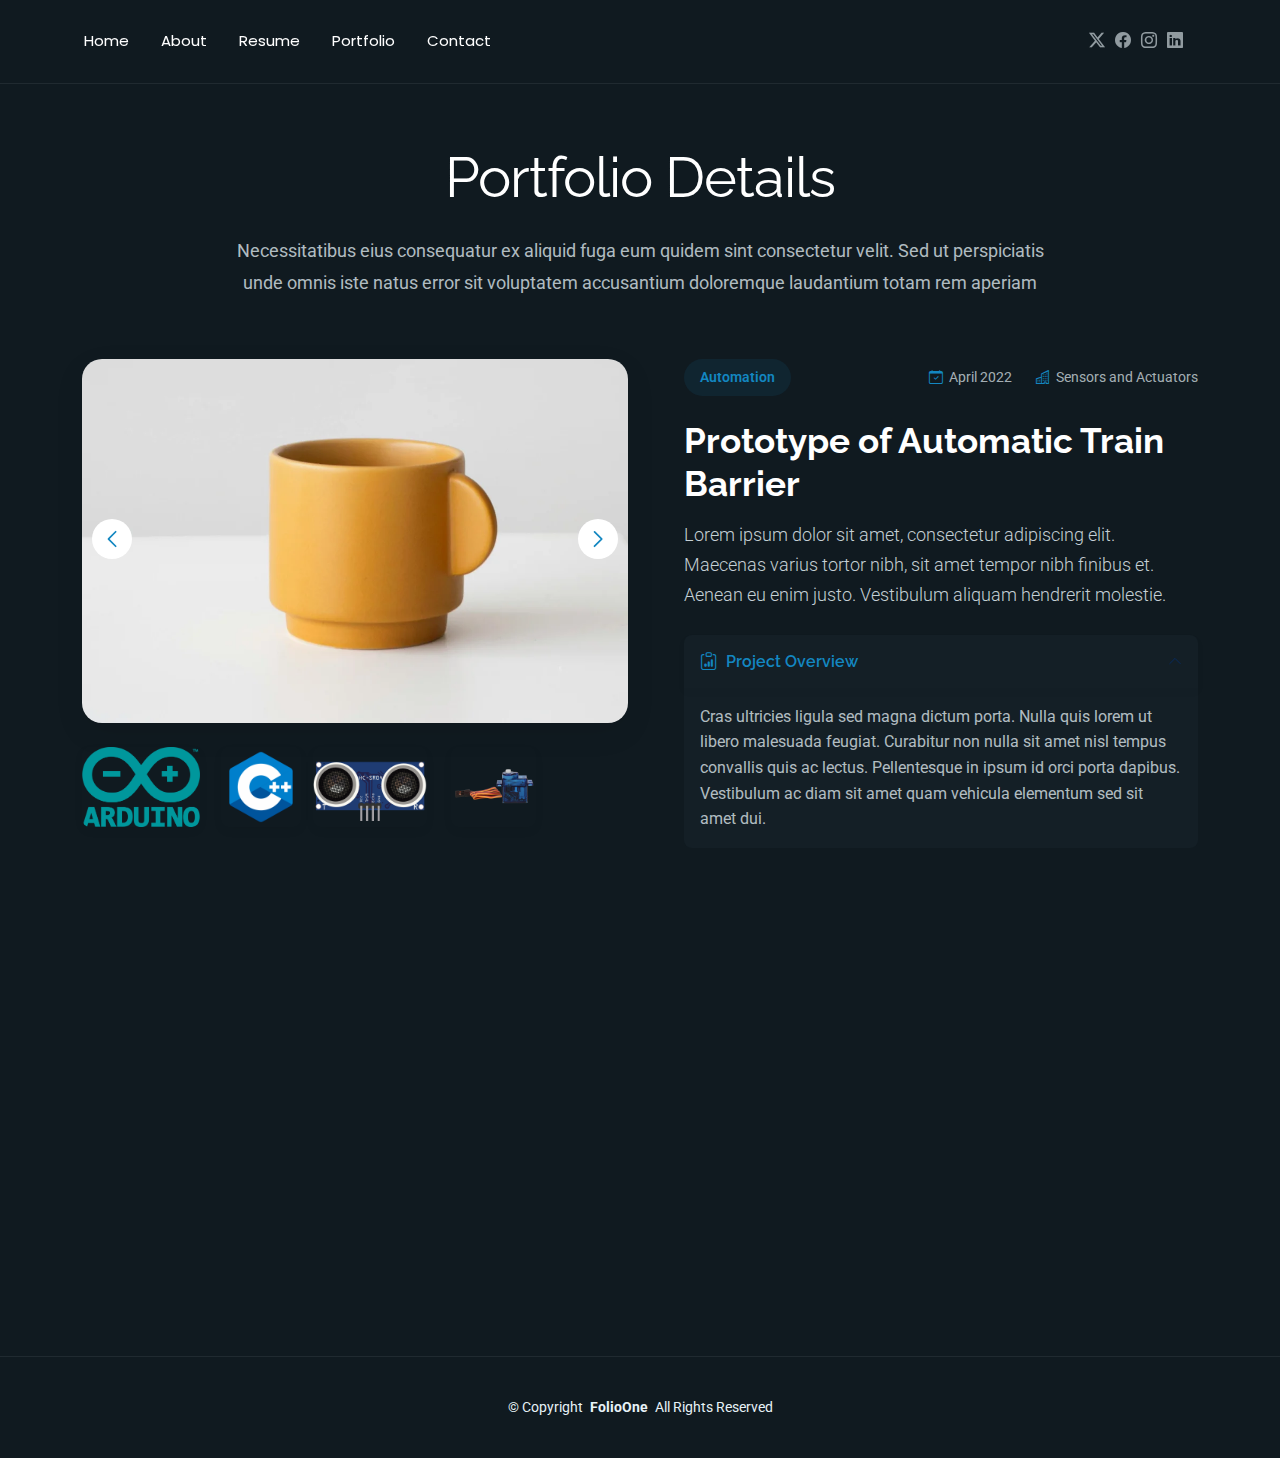
<file: portfolio-details-1.html>
<!DOCTYPE html>
<html lang="en">

<head>
  <meta charset="utf-8">
  <meta content="width=device-width, initial-scale=1.0" name="viewport">
  <title>Portfolio Details</title>
  <meta name="description" content="">
  <meta name="keywords" content="">

  <!-- Favicons -->
  <link href="assets/img/Logo.jfif" rel="icon">
  <link href="assets/img/apple-touch-icon.png" rel="apple-touch-icon">

  <!-- Fonts -->
  <link href="https://fonts.googleapis.com" rel="preconnect">
  <link href="https://fonts.gstatic.com" rel="preconnect" crossorigin>
  <link href="https://fonts.googleapis.com/css2?family=Roboto:ital,wght@0,100;0,300;0,400;0,500;0,700;0,900;1,100;1,300;1,400;1,500;1,700;1,900&family=Poppins:ital,wght@0,100;0,200;0,300;0,400;0,500;0,600;0,700;0,800;0,900;1,100;1,200;1,300;1,400;1,500;1,600;1,700;1,800;1,900&family=Raleway:ital,wght@0,100;0,200;0,300;0,400;0,500;0,600;0,700;0,800;0,900;1,100;1,200;1,300;1,400;1,500;1,600;1,700;1,800;1,900&display=swap" rel="stylesheet">

  <!-- Vendor CSS Files -->
  <link href="assets/vendor/bootstrap/css/bootstrap.min.css" rel="stylesheet">
  <link href="assets/vendor/bootstrap-icons/bootstrap-icons.css" rel="stylesheet">
  <link href="assets/vendor/aos/aos.css" rel="stylesheet">
  <link href="assets/vendor/swiper/swiper-bundle.min.css" rel="stylesheet">
  <link href="assets/vendor/glightbox/css/glightbox.min.css" rel="stylesheet">

  <!-- Main CSS File -->
  <link href="assets/css/main.css" rel="stylesheet">

  <!-- =======================================================
  * Template Name: FolioOne
  * Template URL: https://bootstrapmade.com/folioone-bootstrap-portfolio-website-template/
  * Updated: Aug 23 2025 with Bootstrap v5.3.7
  * Author: BootstrapMade.com
  * License: https://bootstrapmade.com/license/
  ======================================================== -->
</head>

<body class="portfolio-details-page">

  <header id="header" class="header d-flex align-items-center light-background sticky-top">
    <div class="container position-relative d-flex align-items-center justify-content-between">

      <!-- <a href="index.html" class="logo d-flex align-items-center me-auto me-xl-0">
      <img src="assets/img/logo.webp" alt="">
      <h1 class="sitename">FolioOne</h1> 
    </a> -->

      <nav id="navmenu" class="navmenu">
        <ul>
          <li><a href="index.html">Home</a></li>
          <li><a href="about.html">About</a></li>
          <li><a href="resume.html">Resume</a></li>
          <li><a href="portfolio.html">Portfolio</a></li>
          <li><a href="contact.html">Contact</a></li>
        </ul>
        <i class="mobile-nav-toggle d-xl-none bi bi-list"></i>
      </nav>

      <div class="header-social-links">
        <a href="twitter.com/notfound1407" class="twitter"><i class="bi bi-twitter-x"></i></a>
        <a href="facebook.com/racegan.adhima" class="facebook"><i class="bi bi-facebook"></i></a>
        <a href="instagram.com/anfaadhima" class="instagram"><i class="bi bi-instagram"></i></a>
        <a href="linkedin.com/in/anfa-adhima" class="linkedin"><i class="bi bi-linkedin"></i></a>
      </div>

    </div>
  </header>

  <main class="main">

    <!-- Portfolio Details Section -->
    <section id="portfolio-details" class="portfolio-details section">

      <!-- Section Title -->
      <div class="container section-title" data-aos="fade-up">
        <h2>Portfolio Details</h2>
        <p>Necessitatibus eius consequatur ex aliquid fuga eum quidem sint consectetur velit. Sed ut perspiciatis unde omnis iste natus error sit voluptatem accusantium doloremque laudantium totam rem aperiam</p>
      </div><!-- End Section Title -->

      <div class="container" data-aos="fade-up" data-aos-delay="100">

        <div class="row gy-4">
          <div class="col-lg-6" data-aos="fade-right">
            <div class="portfolio-details-media">
              <div class="main-image">
                <div class="portfolio-details-slider swiper init-swiper" data-aos="zoom-in">
                  <script type="application/json" class="swiper-config">
                    {
                      "loop": true,
                      "speed": 1000,
                      "autoplay": {
                        "delay": 6000
                      },
                      "effect": "creative",
                      "creativeEffect": {
                        "prev": {
                          "shadow": true,
                          "translate": [0, 0, -400]
                        },
                        "next": {
                          "translate": ["100%", 0, 0]
                        }
                      },
                      "slidesPerView": 1,
                      "navigation": {
                        "nextEl": ".swiper-button-next",
                        "prevEl": ".swiper-button-prev"
                      }
                    }
                  </script>
                  <div class="swiper-wrapper">
                    <div class="swiper-slide">
                      <img src="assets/img/portfolio/portfolio-5.webp" alt="Portfolio Image" class="img-fluid">
                    </div>
                    <div class="swiper-slide">
                      <img src="assets/img/portfolio/portfolio-7.webp" alt="Portfolio Image" class="img-fluid">
                    </div>
                    <div class="swiper-slide">
                      <img src="assets/img/portfolio/portfolio-8.webp" alt="Portfolio Image" class="img-fluid">
                    </div>
                  </div>
                  <div class="swiper-button-prev"></div>
                  <div class="swiper-button-next"></div>
                </div>
              </div>

              <div class="thumbnail-grid" data-aos="fade-up" data-aos-delay="200">
                <div class="row g-2 mt-3">
                  <div class="col-3">
                    <img src="assets/img/portfolio/arduino.png" alt="Gallery Image" class="img-fluid glightbox">
                  </div>
                  <div class="col-2">
                    <img src="assets/img/portfolio/cpp.png" alt="Gallery Image" class="img-fluid glightbox">
                  </div>
                  <div class="col-3">
                    <img src="assets/img/portfolio/ultra.png" alt="Gallery Image" class="img-fluid glightbox">
                  </div>
                  <div class="col-2">
                    <img src="assets/img/portfolio/servo.png" alt="Gallery Image" class="img-fluid glightbox">
                  </div>
                </div>
              </div>

              <div class="tech-stack-badges" data-aos="fade-up" data-aos-delay="300">
                <span>Arduino</span>
                <span>C++</span>
                <span>Ultrasonic Sensors</span>
                <span>Servo Motors</span>
              </div>
            </div>
          </div>

          <div class="col-lg-6" data-aos="fade-left">
            <div class="portfolio-details-content">
              <div class="project-meta">
                <div class="badge-wrapper">
                  <span class="project-badge">Automation</span>
                </div>
                <div class="date-client">
                  <div class="meta-item">
                    <i class="bi bi-calendar-check"></i>
                    <span>April 2022</span>
                  </div>
                  <div class="meta-item">
                    <i class="bi bi-buildings"></i>
                    <span>Sensors and Actuators</span>
                  </div>
                </div>
              </div>

              <h2 class="project-title">Prototype of Automatic Train Barrier</h2>

              <div class="project-overview">
                <p class="lead">
                  Lorem ipsum dolor sit amet, consectetur adipiscing elit. Maecenas varius tortor nibh, sit amet tempor nibh finibus et. Aenean eu enim justo. Vestibulum aliquam hendrerit molestie.
                </p>

                <div class="accordion project-accordion" id="portfolio-details-projectAccordion">
                  <div class="accordion-item" data-aos="fade-up">
                    <h2 class="accordion-header">
                      <button class="accordion-button" type="button" data-bs-toggle="collapse" data-bs-target="#portfolio-details-collapse-1" aria-expanded="true" aria-controls="collapseOne">
                        <i class="bi bi-clipboard-data me-2"></i> Project Overview
                      </button>
                    </h2>
                    <div id="portfolio-details-collapse-1" class="accordion-collapse collapse show" data-bs-parent="#portfolio-details-projectAccordion">
                      <div class="accordion-body">
                        <p>Cras ultricies ligula sed magna dictum porta. Nulla quis lorem ut libero malesuada feugiat. Curabitur non nulla sit amet nisl tempus convallis quis ac lectus. Pellentesque in ipsum id orci porta dapibus. Vestibulum ac diam sit amet quam vehicula elementum sed sit amet dui.</p>
                      </div>
                    </div>
                  </div>

                  <div class="accordion-item" data-aos="fade-up" data-aos-delay="100">
                    <h2 class="accordion-header">
                      <button class="accordion-button collapsed" type="button" data-bs-toggle="collapse" data-bs-target="#portfolio-details-collapse-2" aria-expanded="false" aria-controls="collapseTwo">
                        <i class="bi bi-exclamation-diamond me-2"></i> The Challenge
                      </button>
                    </h2>
                    <div id="portfolio-details-collapse-2" class="accordion-collapse collapse" data-bs-parent="#portfolio-details-projectAccordion">
                      <div class="accordion-body">
                        <p>Mauris blandit aliquet elit, eget tincidunt nibh pulvinar a. Vivamus suscipit tortor eget felis porttitor volutpat. Curabitur aliquet quam id dui posuere blandit. Praesent sapien massa, convallis a pellentesque nec, egestas non nisi. Sed porttitor lectus nibh.</p>
                      </div>
                    </div>
                  </div>

                  <div class="accordion-item" data-aos="fade-up" data-aos-delay="200">
                    <h2 class="accordion-header">
                      <button class="accordion-button collapsed" type="button" data-bs-toggle="collapse" data-bs-target="#portfolio-details-collapse-3" aria-expanded="false" aria-controls="collapseThree">
                        <i class="bi bi-award me-2"></i> The Solution
                      </button>
                    </h2>
                    <div id="portfolio-details-collapse-3" class="accordion-collapse collapse" data-bs-parent="#portfolio-details-projectAccordion">
                      <div class="accordion-body">
                        <p>Donec sollicitudin molestie malesuada. Curabitur arcu erat, accumsan id imperdiet et, porttitor at sem. Vestibulum ante ipsum primis in faucibus orci luctus et ultrices posuere cubilia Curae; Donec velit neque, auctor sit amet aliquam vel, ullamcorper sit amet ligula.</p>
                      </div>
                    </div>
                  </div>
                </div>
              </div>

              <div class="project-features" data-aos="fade-up" data-aos-delay="300">
                <h3><i class="bi bi-stars"></i> Key Features</h3>
                <div class="row g-3">
                  <div class="col-md-6">
                    <ul class="feature-list">
                      <li><i class="bi bi-check2-circle"></i> Suitable For Learning</li>
                      <li><i class="bi bi-check2-circle"></i> Simple Design</li>
                      <li><i class="bi bi-check2-circle"></i> Can Be Developed Further</li>
                    </ul>
                  </div>
                </div>
              </div>

              <div class="cta-buttons" data-aos="fade-up" data-aos-delay="400">
                <a href="portfolio.html" class="btn-view-project">View Live Project</a>
                <a href="portfolio-details-2.html" class="btn-next-project">Next Project <i class="bi bi-arrow-right"></i></a>
              </div>
            </div>
          </div>
        </div>

      </div>

    </section><!-- /Portfolio Details Section -->

  </main>

  <footer id="footer" class="footer">

    <div class="container">
      <div class="copyright text-center ">
        <p>© <span>Copyright</span> <strong class="px-1 sitename">FolioOne</strong> <span>All Rights Reserved<br></span></p>
      </div>
    </div>

  </footer>

  <!-- Scroll Top -->
  <a href="#" id="scroll-top" class="scroll-top d-flex align-items-center justify-content-center"><i class="bi bi-arrow-up-short"></i></a>

  <!-- Preloader -->
  <div id="preloader"></div>

  <!-- Vendor JS Files -->
  <script src="assets/vendor/bootstrap/js/bootstrap.bundle.min.js"></script>
  <script src="assets/vendor/php-email-form/validate.js"></script>
  <script src="assets/vendor/aos/aos.js"></script>
  <script src="assets/vendor/typed.js/typed.umd.js"></script>
  <script src="assets/vendor/waypoints/noframework.waypoints.js"></script>
  <script src="assets/vendor/purecounter/purecounter_vanilla.js"></script>
  <script src="assets/vendor/swiper/swiper-bundle.min.js"></script>
  <script src="assets/vendor/imagesloaded/imagesloaded.pkgd.min.js"></script>
  <script src="assets/vendor/isotope-layout/isotope.pkgd.min.js"></script>
  <script src="assets/vendor/glightbox/js/glightbox.min.js"></script>

  <!-- Main JS File -->
  <script src="assets/js/main.js"></script>

</body>

</html>
</file>
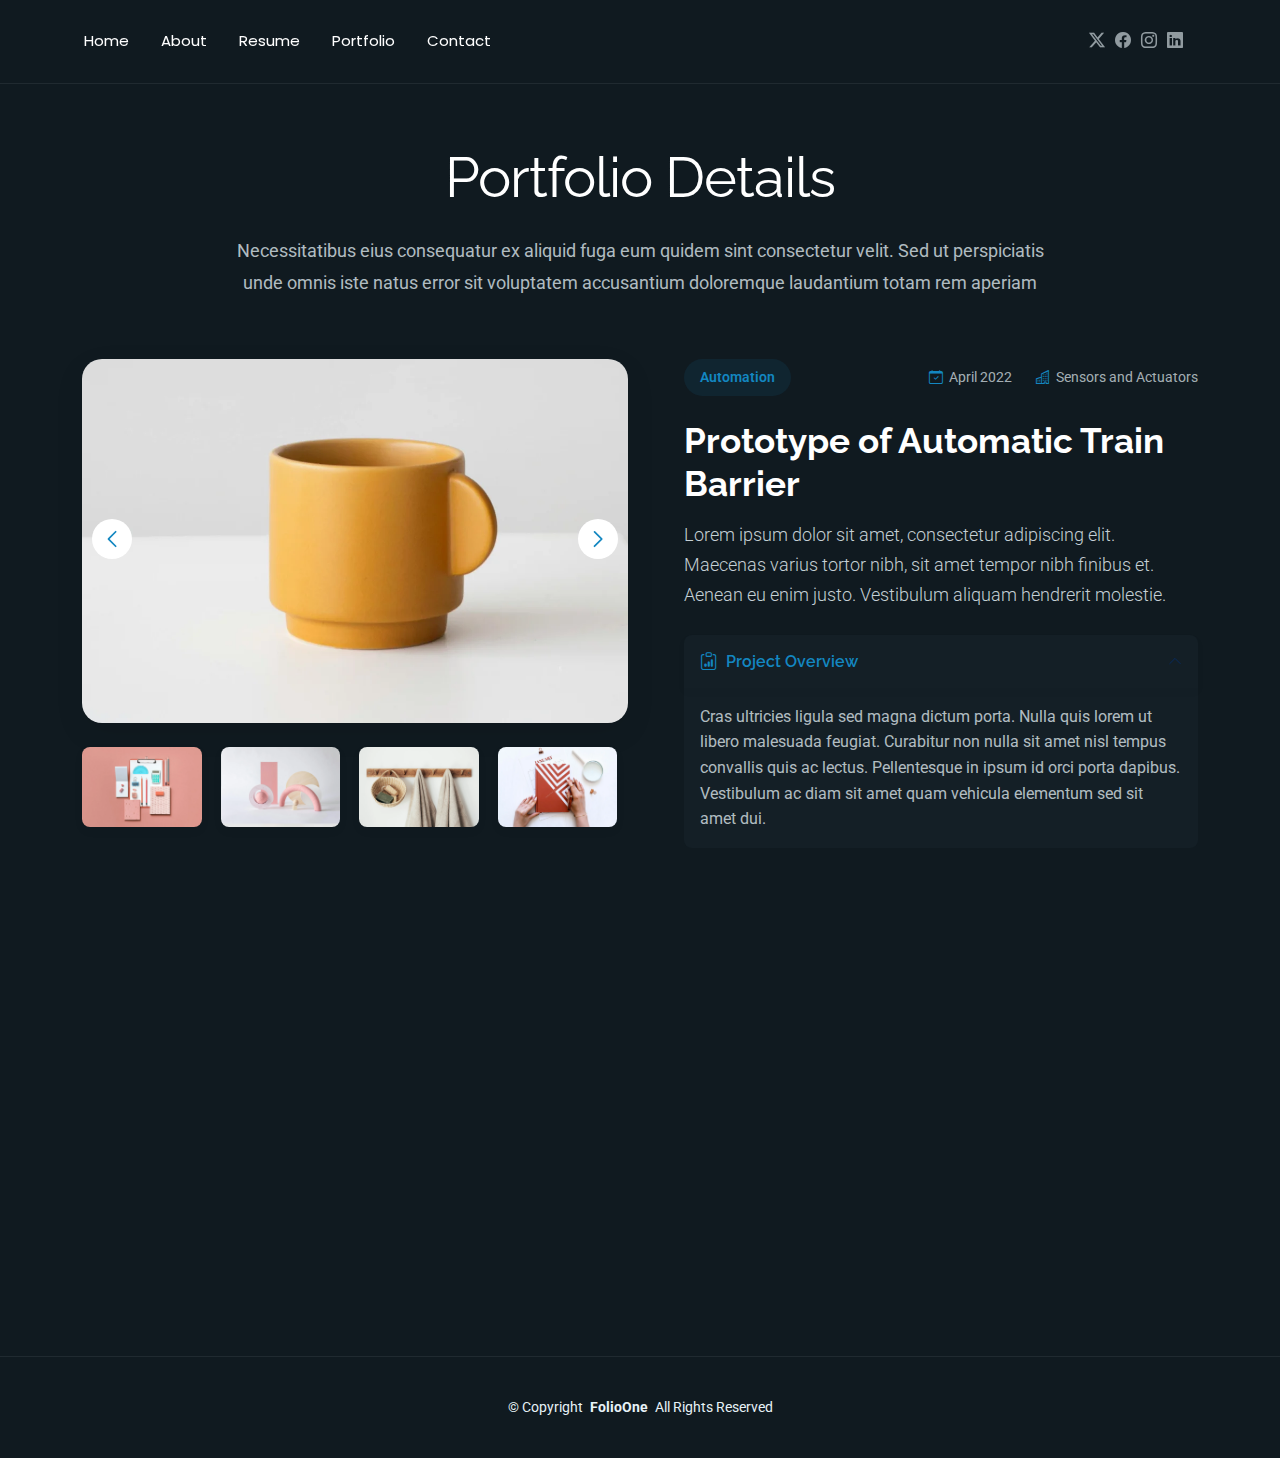
<file: portfolio-details-2.html>
<!DOCTYPE html>
<html lang="en">

<head>
  <meta charset="utf-8">
  <meta content="width=device-width, initial-scale=1.0" name="viewport">
  <title>Portfolio Details</title>
  <meta name="description" content="">
  <meta name="keywords" content="">

  <!-- Favicons -->
  <link href="assets/img/Logo.jfif" rel="icon">
  <link href="assets/img/apple-touch-icon.png" rel="apple-touch-icon">

  <!-- Fonts -->
  <link href="https://fonts.googleapis.com" rel="preconnect">
  <link href="https://fonts.gstatic.com" rel="preconnect" crossorigin>
  <link href="https://fonts.googleapis.com/css2?family=Roboto:ital,wght@0,100;0,300;0,400;0,500;0,700;0,900;1,100;1,300;1,400;1,500;1,700;1,900&family=Poppins:ital,wght@0,100;0,200;0,300;0,400;0,500;0,600;0,700;0,800;0,900;1,100;1,200;1,300;1,400;1,500;1,600;1,700;1,800;1,900&family=Raleway:ital,wght@0,100;0,200;0,300;0,400;0,500;0,600;0,700;0,800;0,900;1,100;1,200;1,300;1,400;1,500;1,600;1,700;1,800;1,900&display=swap" rel="stylesheet">

  <!-- Vendor CSS Files -->
  <link href="assets/vendor/bootstrap/css/bootstrap.min.css" rel="stylesheet">
  <link href="assets/vendor/bootstrap-icons/bootstrap-icons.css" rel="stylesheet">
  <link href="assets/vendor/aos/aos.css" rel="stylesheet">
  <link href="assets/vendor/swiper/swiper-bundle.min.css" rel="stylesheet">
  <link href="assets/vendor/glightbox/css/glightbox.min.css" rel="stylesheet">

  <!-- Main CSS File -->
  <link href="assets/css/main.css" rel="stylesheet">

  <!-- =======================================================
  * Template Name: FolioOne
  * Template URL: https://bootstrapmade.com/folioone-bootstrap-portfolio-website-template/
  * Updated: Aug 23 2025 with Bootstrap v5.3.7
  * Author: BootstrapMade.com
  * License: https://bootstrapmade.com/license/
  ======================================================== -->
</head>

<body class="portfolio-details-page">

  <header id="header" class="header d-flex align-items-center light-background sticky-top">
    <div class="container position-relative d-flex align-items-center justify-content-between">

      <!-- <a href="index.html" class="logo d-flex align-items-center me-auto me-xl-0">
      <img src="assets/img/logo.webp" alt="">
      <h1 class="sitename">FolioOne</h1> 
    </a> -->

      <nav id="navmenu" class="navmenu">
        <ul>
          <li><a href="index.html">Home</a></li>
          <li><a href="about.html">About</a></li>
          <li><a href="resume.html">Resume</a></li>
          <li><a href="portfolio.html">Portfolio</a></li>
          <li><a href="contact.html">Contact</a></li>
        </ul>
        <i class="mobile-nav-toggle d-xl-none bi bi-list"></i>
      </nav>

      <div class="header-social-links">
        <a href="twitter.com/notfound1407" class="twitter"><i class="bi bi-twitter-x"></i></a>
        <a href="facebook.com/racegan.adhima" class="facebook"><i class="bi bi-facebook"></i></a>
        <a href="instagram.com/anfaadhima" class="instagram"><i class="bi bi-instagram"></i></a>
        <a href="linkedin.com/in/anfa-adhima" class="linkedin"><i class="bi bi-linkedin"></i></a>
      </div>

    </div>
  </header>

  <main class="main">

    <!-- Portfolio Details Section -->
    <section id="portfolio-details" class="portfolio-details section">

      <!-- Section Title -->
      <div class="container section-title" data-aos="fade-up">
        <h2>Portfolio Details</h2>
        <p>Necessitatibus eius consequatur ex aliquid fuga eum quidem sint consectetur velit. Sed ut perspiciatis unde omnis iste natus error sit voluptatem accusantium doloremque laudantium totam rem aperiam</p>
      </div><!-- End Section Title -->

      <div class="container" data-aos="fade-up" data-aos-delay="100">

        <div class="row gy-4">
          <div class="col-lg-6" data-aos="fade-right">
            <div class="portfolio-details-media">
              <div class="main-image">
                <div class="portfolio-details-slider swiper init-swiper" data-aos="zoom-in">
                  <script type="application/json" class="swiper-config">
                    {
                      "loop": true,
                      "speed": 1000,
                      "autoplay": {
                        "delay": 6000
                      },
                      "effect": "creative",
                      "creativeEffect": {
                        "prev": {
                          "shadow": true,
                          "translate": [0, 0, -400]
                        },
                        "next": {
                          "translate": ["100%", 0, 0]
                        }
                      },
                      "slidesPerView": 1,
                      "navigation": {
                        "nextEl": ".swiper-button-next",
                        "prevEl": ".swiper-button-prev"
                      }
                    }
                  </script>
                  <div class="swiper-wrapper">
                    <div class="swiper-slide">
                      <img src="assets/img/portfolio/portfolio-5.webp" alt="Portfolio Image" class="img-fluid">
                    </div>
                    <div class="swiper-slide">
                      <img src="assets/img/portfolio/portfolio-7.webp" alt="Portfolio Image" class="img-fluid">
                    </div>
                    <div class="swiper-slide">
                      <img src="assets/img/portfolio/portfolio-8.webp" alt="Portfolio Image" class="img-fluid">
                    </div>
                  </div>
                  <div class="swiper-button-prev"></div>
                  <div class="swiper-button-next"></div>
                </div>
              </div>

              <div class="thumbnail-grid" data-aos="fade-up" data-aos-delay="200">
                <div class="row g-2 mt-3">
                  <div class="col-3">
                    <img src="assets/img/portfolio/portfolio-4.webp" alt="Gallery Image" class="img-fluid glightbox">
                  </div>
                  <div class="col-3">
                    <img src="assets/img/portfolio/portfolio-6.webp" alt="Gallery Image" class="img-fluid glightbox">
                  </div>
                  <div class="col-3">
                    <img src="assets/img/portfolio/portfolio-11.webp" alt="Gallery Image" class="img-fluid glightbox">
                  </div>
                  <div class="col-3">
                    <img src="assets/img/portfolio/portfolio-12.webp" alt="Gallery Image" class="img-fluid glightbox">
                  </div>
                </div>
              </div>

              <div class="tech-stack-badges" data-aos="fade-up" data-aos-delay="300">
                <span>PLC</span>
                <span></span>
                <span>Ultrasonic Sensors</span>
                <span>Servo Motors</span>
              </div>
            </div>
          </div>

          <div class="col-lg-6" data-aos="fade-left">
            <div class="portfolio-details-content">
              <div class="project-meta">
                <div class="badge-wrapper">
                  <span class="project-badge">Automation</span>
                </div>
                <div class="date-client">
                  <div class="meta-item">
                    <i class="bi bi-calendar-check"></i>
                    <span>April 2022</span>
                  </div>
                  <div class="meta-item">
                    <i class="bi bi-buildings"></i>
                    <span>Sensors and Actuators</span>
                  </div>
                </div>
              </div>

              <h2 class="project-title">Prototype of Automatic Train Barrier</h2>

              <div class="project-overview">
                <p class="lead">
                  Lorem ipsum dolor sit amet, consectetur adipiscing elit. Maecenas varius tortor nibh, sit amet tempor nibh finibus et. Aenean eu enim justo. Vestibulum aliquam hendrerit molestie.
                </p>

                <div class="accordion project-accordion" id="portfolio-details-projectAccordion">
                  <div class="accordion-item" data-aos="fade-up">
                    <h2 class="accordion-header">
                      <button class="accordion-button" type="button" data-bs-toggle="collapse" data-bs-target="#portfolio-details-collapse-1" aria-expanded="true" aria-controls="collapseOne">
                        <i class="bi bi-clipboard-data me-2"></i> Project Overview
                      </button>
                    </h2>
                    <div id="portfolio-details-collapse-1" class="accordion-collapse collapse show" data-bs-parent="#portfolio-details-projectAccordion">
                      <div class="accordion-body">
                        <p>Cras ultricies ligula sed magna dictum porta. Nulla quis lorem ut libero malesuada feugiat. Curabitur non nulla sit amet nisl tempus convallis quis ac lectus. Pellentesque in ipsum id orci porta dapibus. Vestibulum ac diam sit amet quam vehicula elementum sed sit amet dui.</p>
                      </div>
                    </div>
                  </div>

                  <div class="accordion-item" data-aos="fade-up" data-aos-delay="100">
                    <h2 class="accordion-header">
                      <button class="accordion-button collapsed" type="button" data-bs-toggle="collapse" data-bs-target="#portfolio-details-collapse-2" aria-expanded="false" aria-controls="collapseTwo">
                        <i class="bi bi-exclamation-diamond me-2"></i> The Challenge
                      </button>
                    </h2>
                    <div id="portfolio-details-collapse-2" class="accordion-collapse collapse" data-bs-parent="#portfolio-details-projectAccordion">
                      <div class="accordion-body">
                        <p>Mauris blandit aliquet elit, eget tincidunt nibh pulvinar a. Vivamus suscipit tortor eget felis porttitor volutpat. Curabitur aliquet quam id dui posuere blandit. Praesent sapien massa, convallis a pellentesque nec, egestas non nisi. Sed porttitor lectus nibh.</p>
                      </div>
                    </div>
                  </div>

                  <div class="accordion-item" data-aos="fade-up" data-aos-delay="200">
                    <h2 class="accordion-header">
                      <button class="accordion-button collapsed" type="button" data-bs-toggle="collapse" data-bs-target="#portfolio-details-collapse-3" aria-expanded="false" aria-controls="collapseThree">
                        <i class="bi bi-award me-2"></i> The Solution
                      </button>
                    </h2>
                    <div id="portfolio-details-collapse-3" class="accordion-collapse collapse" data-bs-parent="#portfolio-details-projectAccordion">
                      <div class="accordion-body">
                        <p>Donec sollicitudin molestie malesuada. Curabitur arcu erat, accumsan id imperdiet et, porttitor at sem. Vestibulum ante ipsum primis in faucibus orci luctus et ultrices posuere cubilia Curae; Donec velit neque, auctor sit amet aliquam vel, ullamcorper sit amet ligula.</p>
                      </div>
                    </div>
                  </div>
                </div>
              </div>

              <div class="project-features" data-aos="fade-up" data-aos-delay="300">
                <h3><i class="bi bi-stars"></i> Key Features</h3>
                <div class="row g-3">
                  <div class="col-md-6">
                    <ul class="feature-list">
                      <li><i class="bi bi-check2-circle"></i> Suitable For Learning</li>
                      <li><i class="bi bi-check2-circle"></i> Simple Design</li>
                      <li><i class="bi bi-check2-circle"></i> Can Be Developed Further</li>
                    </ul>
                  </div>
                </div>
              </div>

              <div class="cta-buttons" data-aos="fade-up" data-aos-delay="400">
                <a href="#" class="btn-view-project">View Live Project</a>
                <a href="#" class="btn-next-project">Next Project <i class="bi bi-arrow-right"></i></a>
              </div>
            </div>
          </div>
        </div>

      </div>

    </section><!-- /Portfolio Details Section -->

  </main>

  <footer id="footer" class="footer">

    <div class="container">
      <div class="copyright text-center ">
        <p>© <span>Copyright</span> <strong class="px-1 sitename">FolioOne</strong> <span>All Rights Reserved<br></span></p>
      </div>
    </div>

  </footer>

  <!-- Scroll Top -->
  <a href="#" id="scroll-top" class="scroll-top d-flex align-items-center justify-content-center"><i class="bi bi-arrow-up-short"></i></a>

  <!-- Preloader -->
  <div id="preloader"></div>

  <!-- Vendor JS Files -->
  <script src="assets/vendor/bootstrap/js/bootstrap.bundle.min.js"></script>
  <script src="assets/vendor/php-email-form/validate.js"></script>
  <script src="assets/vendor/aos/aos.js"></script>
  <script src="assets/vendor/typed.js/typed.umd.js"></script>
  <script src="assets/vendor/waypoints/noframework.waypoints.js"></script>
  <script src="assets/vendor/purecounter/purecounter_vanilla.js"></script>
  <script src="assets/vendor/swiper/swiper-bundle.min.js"></script>
  <script src="assets/vendor/imagesloaded/imagesloaded.pkgd.min.js"></script>
  <script src="assets/vendor/isotope-layout/isotope.pkgd.min.js"></script>
  <script src="assets/vendor/glightbox/js/glightbox.min.js"></script>

  <!-- Main JS File -->
  <script src="assets/js/main.js"></script>

</body>

</html>
</file>
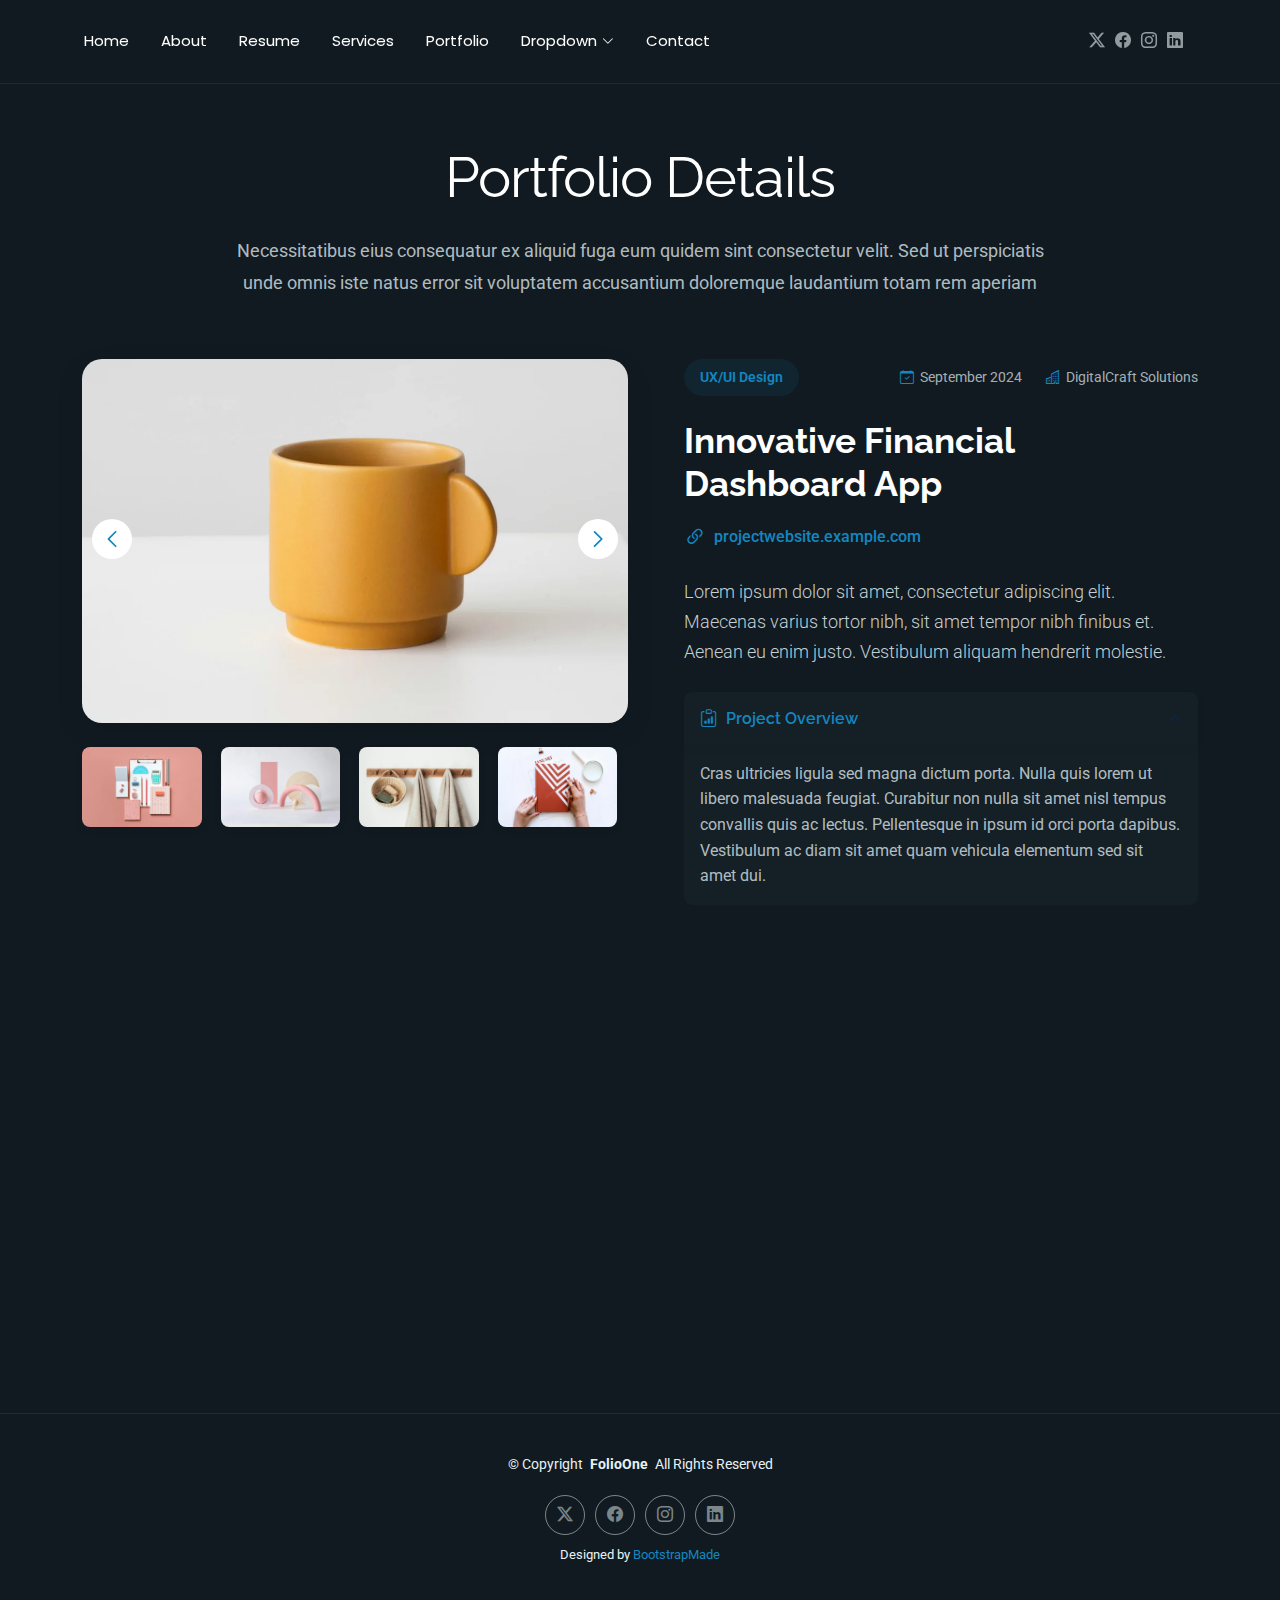
<file: portfolio-details.html>
<!DOCTYPE html>
<html lang="en">

<head>
  <meta charset="utf-8">
  <meta content="width=device-width, initial-scale=1.0" name="viewport">
  <title>Portfolio Details - FolioOne Bootstrap Template</title>
  <meta name="description" content="">
  <meta name="keywords" content="">

  <!-- Favicons -->
  <link href="assets/img/favicon.png" rel="icon">
  <link href="assets/img/apple-touch-icon.png" rel="apple-touch-icon">

  <!-- Fonts -->
  <link href="https://fonts.googleapis.com" rel="preconnect">
  <link href="https://fonts.gstatic.com" rel="preconnect" crossorigin>
  <link href="https://fonts.googleapis.com/css2?family=Roboto:ital,wght@0,100;0,300;0,400;0,500;0,700;0,900;1,100;1,300;1,400;1,500;1,700;1,900&family=Poppins:ital,wght@0,100;0,200;0,300;0,400;0,500;0,600;0,700;0,800;0,900;1,100;1,200;1,300;1,400;1,500;1,600;1,700;1,800;1,900&family=Raleway:ital,wght@0,100;0,200;0,300;0,400;0,500;0,600;0,700;0,800;0,900;1,100;1,200;1,300;1,400;1,500;1,600;1,700;1,800;1,900&display=swap" rel="stylesheet">

  <!-- Vendor CSS Files -->
  <link href="assets/vendor/bootstrap/css/bootstrap.min.css" rel="stylesheet">
  <link href="assets/vendor/bootstrap-icons/bootstrap-icons.css" rel="stylesheet">
  <link href="assets/vendor/aos/aos.css" rel="stylesheet">
  <link href="assets/vendor/swiper/swiper-bundle.min.css" rel="stylesheet">
  <link href="assets/vendor/glightbox/css/glightbox.min.css" rel="stylesheet">

  <!-- Main CSS File -->
  <link href="assets/css/main.css" rel="stylesheet">

  <!-- =======================================================
  * Template Name: FolioOne
  * Template URL: https://bootstrapmade.com/folioone-bootstrap-portfolio-website-template/
  * Updated: Aug 23 2025 with Bootstrap v5.3.7
  * Author: BootstrapMade.com
  * License: https://bootstrapmade.com/license/
  ======================================================== -->
</head>

<body class="portfolio-details-page">

  <header id="header" class="header d-flex align-items-center light-background sticky-top">
    <div class="container position-relative d-flex align-items-center justify-content-between">

      <!-- <a href="index.html" class="logo d-flex align-items-center me-auto me-xl-0">
      <img src="assets/img/logo.webp" alt="">
      <h1 class="sitename">FolioOne</h1> 
    </a> -->

      <nav id="navmenu" class="navmenu">
        <ul>
          <li><a href="index.html">Home</a></li>
          <li><a href="about.html">About</a></li>
          <li><a href="resume.html">Resume</a></li>
          <li><a href="services.html">Services</a></li>
          <li><a href="portfolio.html">Portfolio</a></li>
          <li class="dropdown"><a href="#"><span>Dropdown</span> <i class="bi bi-chevron-down toggle-dropdown"></i></a>
            <ul>
              <li><a href="#">Dropdown 1</a></li>
              <li class="dropdown"><a href="#"><span>Deep Dropdown</span> <i class="bi bi-chevron-down toggle-dropdown"></i></a>
                <ul>
                  <li><a href="#">Deep Dropdown 1</a></li>
                  <li><a href="#">Deep Dropdown 2</a></li>
                  <li><a href="#">Deep Dropdown 3</a></li>
                  <li><a href="#">Deep Dropdown 4</a></li>
                  <li><a href="#">Deep Dropdown 5</a></li>
                </ul>
              </li>
              <li><a href="#">Dropdown 2</a></li>
              <li><a href="#">Dropdown 3</a></li>
              <li><a href="#">Dropdown 4</a></li>
            </ul>
          </li>
          <li><a href="contact.html">Contact</a></li>
        </ul>
        <i class="mobile-nav-toggle d-xl-none bi bi-list"></i>
      </nav>

      <div class="header-social-links">
        <a href="#" class="twitter"><i class="bi bi-twitter-x"></i></a>
        <a href="#" class="facebook"><i class="bi bi-facebook"></i></a>
        <a href="#" class="instagram"><i class="bi bi-instagram"></i></a>
        <a href="#" class="linkedin"><i class="bi bi-linkedin"></i></a>
      </div>

    </div>
  </header>

  <main class="main">

    <!-- Portfolio Details Section -->
    <section id="portfolio-details" class="portfolio-details section">

      <!-- Section Title -->
      <div class="container section-title" data-aos="fade-up">
        <h2>Portfolio Details</h2>
        <p>Necessitatibus eius consequatur ex aliquid fuga eum quidem sint consectetur velit. Sed ut perspiciatis unde omnis iste natus error sit voluptatem accusantium doloremque laudantium totam rem aperiam</p>
      </div><!-- End Section Title -->

      <div class="container" data-aos="fade-up" data-aos-delay="100">

        <div class="row gy-4">
          <div class="col-lg-6" data-aos="fade-right">
            <div class="portfolio-details-media">
              <div class="main-image">
                <div class="portfolio-details-slider swiper init-swiper" data-aos="zoom-in">
                  <script type="application/json" class="swiper-config">
                    {
                      "loop": true,
                      "speed": 1000,
                      "autoplay": {
                        "delay": 6000
                      },
                      "effect": "creative",
                      "creativeEffect": {
                        "prev": {
                          "shadow": true,
                          "translate": [0, 0, -400]
                        },
                        "next": {
                          "translate": ["100%", 0, 0]
                        }
                      },
                      "slidesPerView": 1,
                      "navigation": {
                        "nextEl": ".swiper-button-next",
                        "prevEl": ".swiper-button-prev"
                      }
                    }
                  </script>
                  <div class="swiper-wrapper">
                    <div class="swiper-slide">
                      <img src="assets/img/portfolio/portfolio-5.webp" alt="Portfolio Image" class="img-fluid">
                    </div>
                    <div class="swiper-slide">
                      <img src="assets/img/portfolio/portfolio-7.webp" alt="Portfolio Image" class="img-fluid">
                    </div>
                    <div class="swiper-slide">
                      <img src="assets/img/portfolio/portfolio-8.webp" alt="Portfolio Image" class="img-fluid">
                    </div>
                  </div>
                  <div class="swiper-button-prev"></div>
                  <div class="swiper-button-next"></div>
                </div>
              </div>

              <div class="thumbnail-grid" data-aos="fade-up" data-aos-delay="200">
                <div class="row g-2 mt-3">
                  <div class="col-3">
                    <img src="assets/img/portfolio/portfolio-4.webp" alt="Gallery Image" class="img-fluid glightbox">
                  </div>
                  <div class="col-3">
                    <img src="assets/img/portfolio/portfolio-6.webp" alt="Gallery Image" class="img-fluid glightbox">
                  </div>
                  <div class="col-3">
                    <img src="assets/img/portfolio/portfolio-11.webp" alt="Gallery Image" class="img-fluid glightbox">
                  </div>
                  <div class="col-3">
                    <img src="assets/img/portfolio/portfolio-12.webp" alt="Gallery Image" class="img-fluid glightbox">
                  </div>
                </div>
              </div>

              <div class="tech-stack-badges" data-aos="fade-up" data-aos-delay="300">
                <span>Angular</span>
                <span>Express.js</span>
                <span>PostgreSQL</span>
                <span>GraphQL</span>
                <span>Firebase</span>
              </div>
            </div>
          </div>

          <div class="col-lg-6" data-aos="fade-left">
            <div class="portfolio-details-content">
              <div class="project-meta">
                <div class="badge-wrapper">
                  <span class="project-badge">UX/UI Design</span>
                </div>
                <div class="date-client">
                  <div class="meta-item">
                    <i class="bi bi-calendar-check"></i>
                    <span>September 2024</span>
                  </div>
                  <div class="meta-item">
                    <i class="bi bi-buildings"></i>
                    <span>DigitalCraft Solutions</span>
                  </div>
                </div>
              </div>

              <h2 class="project-title">Innovative Financial Dashboard App</h2>

              <div class="project-website">
                <i class="bi bi-link-45deg"></i>
                <a href="#" target="_blank">projectwebsite.example.com</a>
              </div>

              <div class="project-overview">
                <p class="lead">
                  Lorem ipsum dolor sit amet, consectetur adipiscing elit. Maecenas varius tortor nibh, sit amet tempor nibh finibus et. Aenean eu enim justo. Vestibulum aliquam hendrerit molestie.
                </p>

                <div class="accordion project-accordion" id="portfolio-details-projectAccordion">
                  <div class="accordion-item" data-aos="fade-up">
                    <h2 class="accordion-header">
                      <button class="accordion-button" type="button" data-bs-toggle="collapse" data-bs-target="#portfolio-details-collapse-1" aria-expanded="true" aria-controls="collapseOne">
                        <i class="bi bi-clipboard-data me-2"></i> Project Overview
                      </button>
                    </h2>
                    <div id="portfolio-details-collapse-1" class="accordion-collapse collapse show" data-bs-parent="#portfolio-details-projectAccordion">
                      <div class="accordion-body">
                        <p>Cras ultricies ligula sed magna dictum porta. Nulla quis lorem ut libero malesuada feugiat. Curabitur non nulla sit amet nisl tempus convallis quis ac lectus. Pellentesque in ipsum id orci porta dapibus. Vestibulum ac diam sit amet quam vehicula elementum sed sit amet dui.</p>
                      </div>
                    </div>
                  </div>

                  <div class="accordion-item" data-aos="fade-up" data-aos-delay="100">
                    <h2 class="accordion-header">
                      <button class="accordion-button collapsed" type="button" data-bs-toggle="collapse" data-bs-target="#portfolio-details-collapse-2" aria-expanded="false" aria-controls="collapseTwo">
                        <i class="bi bi-exclamation-diamond me-2"></i> The Challenge
                      </button>
                    </h2>
                    <div id="portfolio-details-collapse-2" class="accordion-collapse collapse" data-bs-parent="#portfolio-details-projectAccordion">
                      <div class="accordion-body">
                        <p>Mauris blandit aliquet elit, eget tincidunt nibh pulvinar a. Vivamus suscipit tortor eget felis porttitor volutpat. Curabitur aliquet quam id dui posuere blandit. Praesent sapien massa, convallis a pellentesque nec, egestas non nisi. Sed porttitor lectus nibh.</p>
                      </div>
                    </div>
                  </div>

                  <div class="accordion-item" data-aos="fade-up" data-aos-delay="200">
                    <h2 class="accordion-header">
                      <button class="accordion-button collapsed" type="button" data-bs-toggle="collapse" data-bs-target="#portfolio-details-collapse-3" aria-expanded="false" aria-controls="collapseThree">
                        <i class="bi bi-award me-2"></i> The Solution
                      </button>
                    </h2>
                    <div id="portfolio-details-collapse-3" class="accordion-collapse collapse" data-bs-parent="#portfolio-details-projectAccordion">
                      <div class="accordion-body">
                        <p>Donec sollicitudin molestie malesuada. Curabitur arcu erat, accumsan id imperdiet et, porttitor at sem. Vestibulum ante ipsum primis in faucibus orci luctus et ultrices posuere cubilia Curae; Donec velit neque, auctor sit amet aliquam vel, ullamcorper sit amet ligula.</p>
                      </div>
                    </div>
                  </div>
                </div>
              </div>

              <div class="project-features" data-aos="fade-up" data-aos-delay="300">
                <h3><i class="bi bi-stars"></i> Key Features</h3>
                <div class="row g-3">
                  <div class="col-md-6">
                    <ul class="feature-list">
                      <li><i class="bi bi-check2-circle"></i> Real-time Data Visualization</li>
                      <li><i class="bi bi-check2-circle"></i> User Role Management</li>
                      <li><i class="bi bi-check2-circle"></i> Secure Authentication</li>
                    </ul>
                  </div>
                  <div class="col-md-6">
                    <ul class="feature-list">
                      <li><i class="bi bi-check2-circle"></i> Customizable Dashboards</li>
                      <li><i class="bi bi-check2-circle"></i> Data Export Options</li>
                      <li><i class="bi bi-check2-circle"></i> Multi-device Support</li>
                    </ul>
                  </div>
                </div>
              </div>

              <div class="cta-buttons" data-aos="fade-up" data-aos-delay="400">
                <a href="#" class="btn-view-project">View Live Project</a>
                <a href="#" class="btn-next-project">Next Project <i class="bi bi-arrow-right"></i></a>
              </div>
            </div>
          </div>
        </div>

      </div>

    </section><!-- /Portfolio Details Section -->

  </main>

  <footer id="footer" class="footer">

    <div class="container">
      <div class="copyright text-center ">
        <p>© <span>Copyright</span> <strong class="px-1 sitename">FolioOne</strong> <span>All Rights Reserved<br></span></p>
      </div>
      <div class="social-links d-flex justify-content-center">
        <a href=""><i class="bi bi-twitter-x"></i></a>
        <a href=""><i class="bi bi-facebook"></i></a>
        <a href=""><i class="bi bi-instagram"></i></a>
        <a href=""><i class="bi bi-linkedin"></i></a>
      </div>
      <div class="credits">
        <!-- All the links in the footer should remain intact. -->
        <!-- You can delete the links only if you've purchased the pro version. -->
        <!-- Licensing information: https://bootstrapmade.com/license/ -->
        <!-- Purchase the pro version with working PHP/AJAX contact form: [buy-url] -->
        Designed by <a href="https://bootstrapmade.com/">BootstrapMade</a>
      </div>
    </div>

  </footer>

  <!-- Scroll Top -->
  <a href="#" id="scroll-top" class="scroll-top d-flex align-items-center justify-content-center"><i class="bi bi-arrow-up-short"></i></a>

  <!-- Preloader -->
  <div id="preloader"></div>

  <!-- Vendor JS Files -->
  <script src="assets/vendor/bootstrap/js/bootstrap.bundle.min.js"></script>
  <script src="assets/vendor/php-email-form/validate.js"></script>
  <script src="assets/vendor/aos/aos.js"></script>
  <script src="assets/vendor/typed.js/typed.umd.js"></script>
  <script src="assets/vendor/waypoints/noframework.waypoints.js"></script>
  <script src="assets/vendor/purecounter/purecounter_vanilla.js"></script>
  <script src="assets/vendor/swiper/swiper-bundle.min.js"></script>
  <script src="assets/vendor/imagesloaded/imagesloaded.pkgd.min.js"></script>
  <script src="assets/vendor/isotope-layout/isotope.pkgd.min.js"></script>
  <script src="assets/vendor/glightbox/js/glightbox.min.js"></script>

  <!-- Main JS File -->
  <script src="assets/js/main.js"></script>

</body>

</html>
</file>
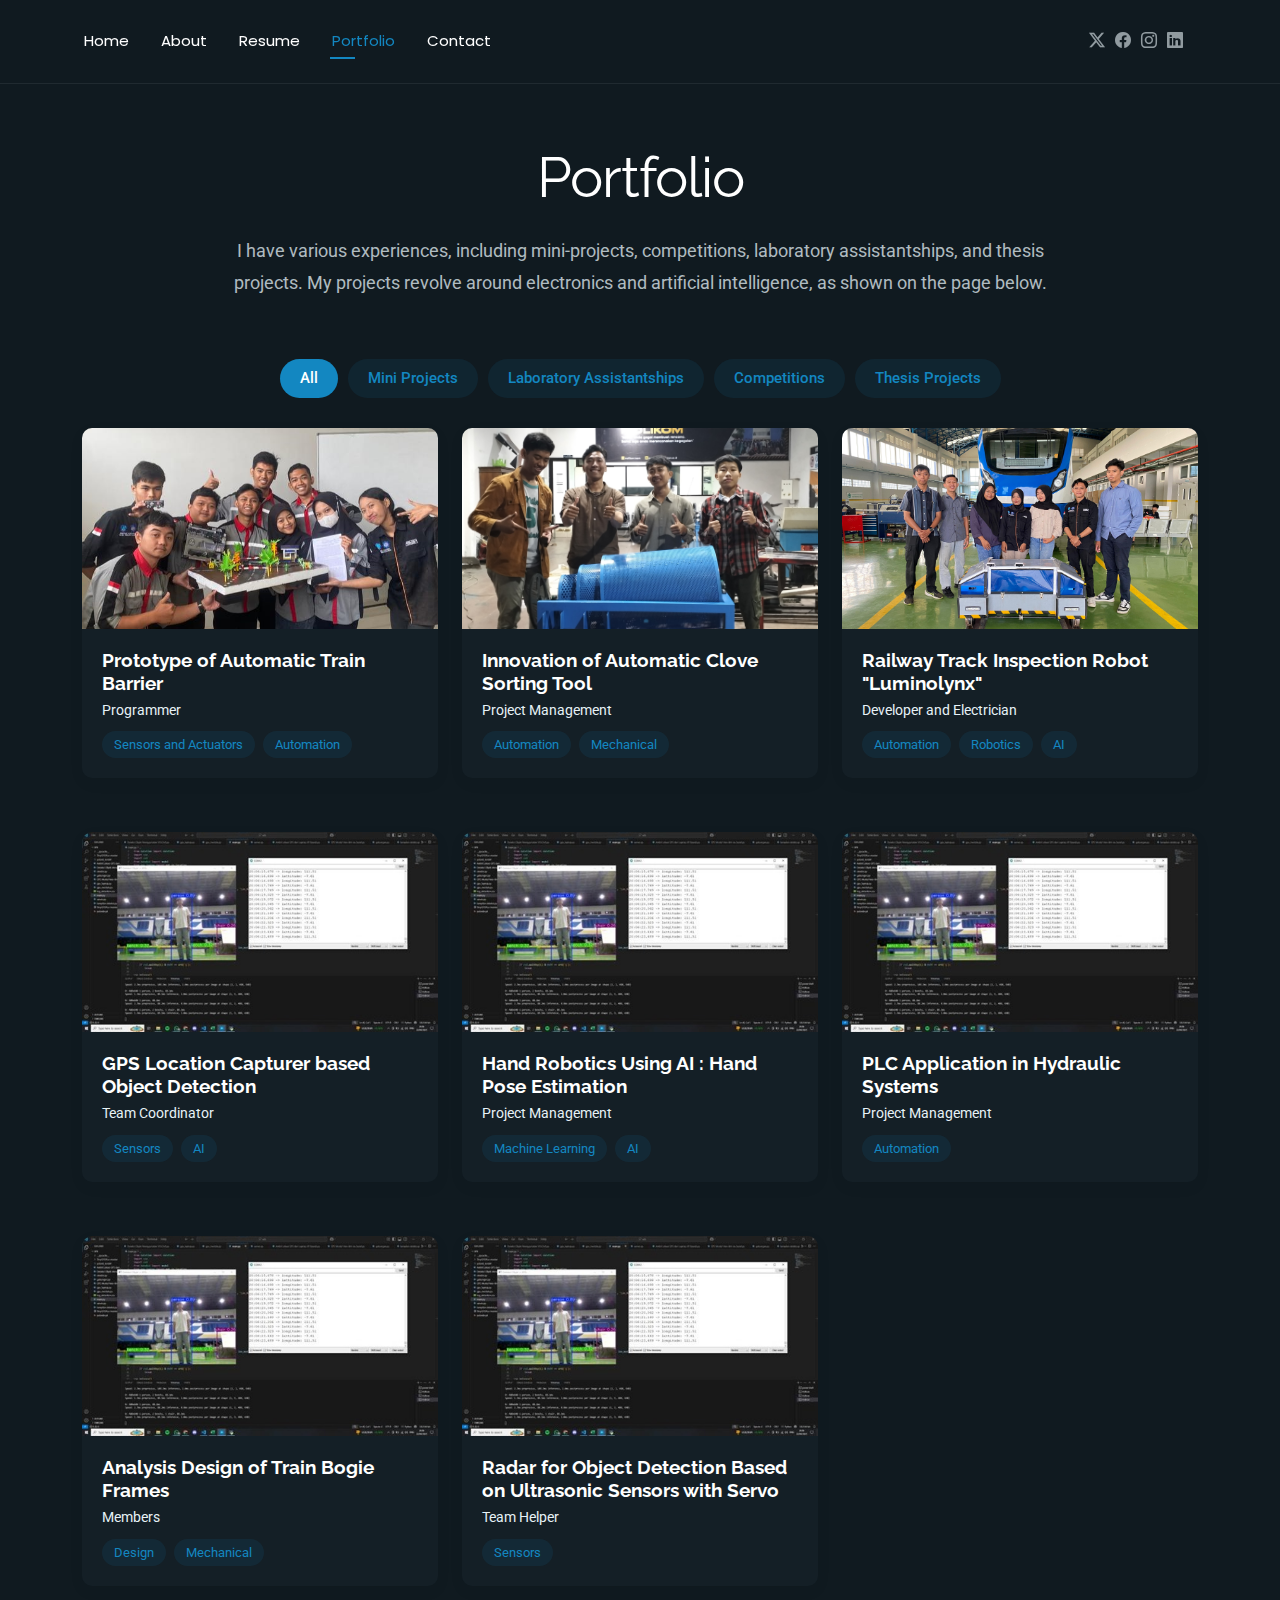
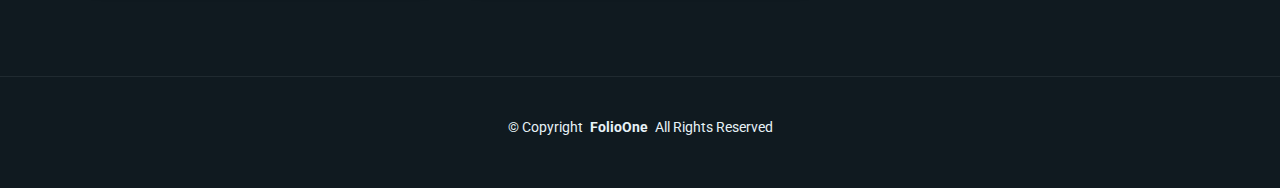
<file: portfolio.html>
<!DOCTYPE html>
<html lang="en">

<head>
  <meta charset="utf-8">
  <meta content="width=device-width, initial-scale=1.0" name="viewport">
  <title>Portfolio</title>
  <meta name="description" content="">
  <meta name="keywords" content="">

  <!-- Favicons -->
  <link href="assets/img/Logo.jfif" rel="icon">
  <link href="assets/img/apple-touch-icon.png" rel="apple-touch-icon">

  <!-- Fonts -->
  <link href="https://fonts.googleapis.com" rel="preconnect">
  <link href="https://fonts.gstatic.com" rel="preconnect" crossorigin>
  <link href="https://fonts.googleapis.com/css2?family=Roboto:ital,wght@0,100;0,300;0,400;0,500;0,700;0,900;1,100;1,300;1,400;1,500;1,700;1,900&family=Poppins:ital,wght@0,100;0,200;0,300;0,400;0,500;0,600;0,700;0,800;0,900;1,100;1,200;1,300;1,400;1,500;1,600;1,700;1,800;1,900&family=Raleway:ital,wght@0,100;0,200;0,300;0,400;0,500;0,600;0,700;0,800;0,900;1,100;1,200;1,300;1,400;1,500;1,600;1,700;1,800;1,900&display=swap" rel="stylesheet">

  <!-- Vendor CSS Files -->
  <link href="assets/vendor/bootstrap/css/bootstrap.min.css" rel="stylesheet">
  <link href="assets/vendor/bootstrap-icons/bootstrap-icons.css" rel="stylesheet">
  <link href="assets/vendor/aos/aos.css" rel="stylesheet">
  <link href="assets/vendor/swiper/swiper-bundle.min.css" rel="stylesheet">
  <link href="assets/vendor/glightbox/css/glightbox.min.css" rel="stylesheet">

  <!-- Main CSS File -->
  <link href="assets/css/main.css" rel="stylesheet">

  <!-- =======================================================
  * Template Name: FolioOne
  * Template URL: https://bootstrapmade.com/folioone-bootstrap-portfolio-website-template/
  * Updated: Aug 23 2025 with Bootstrap v5.3.7
  * Author: BootstrapMade.com
  * License: https://bootstrapmade.com/license/
  ======================================================== -->
</head>

<body class="portfolio-page">

  <header id="header" class="header d-flex align-items-center light-background sticky-top">
    <div class="container position-relative d-flex align-items-center justify-content-between">

      <!-- <a href="index.html" class="logo d-flex align-items-center me-auto me-xl-0">
      <img src="assets/img/logo.webp" alt="">
      <h1 class="sitename">FolioOne</h1> 
    </a> -->

      <nav id="navmenu" class="navmenu">
        <ul>
          <li><a href="index.html">Home</a></li>
          <li><a href="soon.html">About</a></li>
          <li><a href="resume.html">Resume</a></li>
          <li><a href="portfolio.html" class="active">Portfolio</a></li>
          <li><a href="contact.html">Contact</a></li>
        </ul>
        <i class="mobile-nav-toggle d-xl-none bi bi-list"></i>
      </nav>

      <div class="header-social-links">
        <a href="https://twitter.com/notfound1407" class="twitter"><i class="bi bi-twitter-x"></i></a>
        <a href="https://facebook.com/racegan.adhima" class="facebook"><i class="bi bi-facebook"></i></a>
        <a href="https://instagram.com/anfaadhima" class="instagram"><i class="bi bi-instagram"></i></a>
        <a href="https://linkedin.com/in/anfa-adhima" class="linkedin"><i class="bi bi-linkedin"></i></a>
      </div>

    </div>
  </header>

  <main class="main">

    <!-- Portfolio Section -->
    <section id="portfolio" class="portfolio section">

      <!-- Section Title -->
      <div class="container section-title" data-aos="fade-up">
        <h2>Portfolio</h2>
        <p>I have various experiences, including mini-projects, competitions, laboratory assistantships, and thesis projects. My projects revolve around electronics and artificial intelligence, as shown on the page below.</p>
      </div><!-- End Section Title -->

      <div class="container" data-aos="fade-up" data-aos-delay="100">

        <div class="isotope-layout" data-default-filter="*" data-layout="masonry" data-sort="original-order">
          <ul class="portfolio-filters isotope-filters" data-aos="fade-up" data-aos-delay="200">
            <li data-filter="*" class="filter-active">All</li>
            <li data-filter=".filter-mini">Mini Projects</li>
            <li data-filter=".filter-lab">Laboratory Assistantships</li>
            <li data-filter=".filter-compe">Competitions</li>
            <li data-filter=".filter-thesis">Thesis Projects</li>
          </ul><!-- End Portfolio Filters -->

          <div class="row gy-4 isotope-container" data-aos="fade-up" data-aos-delay="300">
            <div class="col-lg-4 col-md-6 portfolio-item isotope-item filter-mini">
              <div class="portfolio-card">
                <div class="portfolio-img">
                  <img src="assets/img/portfolio/mini-1.jpeg" alt="Portfolio Item" class="img-fluid">
                  <div class="portfolio-overlay">
                    <a href="assets/img/portfolio/mini-1.jpeg" class="glightbox portfolio-lightbox"><i class="bi bi-plus"></i></a>
                    <a href="portfolio-details-1.html" class="portfolio-details-link"><i class="bi bi-link"></i></a>
                  </div>
                </div>
                <div class="portfolio-info">
                  <h4>Prototype of Automatic Train Barrier</h4>
                  <p>Programmer</p>
                  <div class="portfolio-tags">
                    <span>Sensors and Actuators</span>
                    <span>Automation</span>
                  </div>
                </div>
              </div>
            </div>

            <div class="col-lg-4 col-md-6 portfolio-item isotope-item filter-compe">
              <div class="portfolio-card">
                <div class="portfolio-img">
                  <img src="assets/img/portfolio/compe-1.jpg" alt="Portfolio Item" class="img-fluid">
                  <div class="portfolio-overlay">
                    <a href="assets/img/portfolio/compe-1.jpg" class="glightbox portfolio-lightbox"><i class="bi bi-plus"></i></a>
                    <a href="#" class="portfolio-details-link"><i class="bi bi-link"></i></a>
                  </div>
                </div>
                <div class="portfolio-info">
                  <h4>Innovation of Automatic Clove Sorting Tool</h4>
                  <p>Project Management</p>
                  <div class="portfolio-tags">
                    <span>Automation</span>
                    <span>Mechanical</span>
                  </div>
                </div>
              </div>
            </div>

            <div class="col-lg-4 col-md-6 portfolio-item isotope-item filter-thesis">
              <div class="portfolio-card">
                <div class="portfolio-img">
                  <img src="assets/img/portfolio/thesis-1.jpeg" alt="Portfolio Item" class="img-fluid">
                  <div class="portfolio-overlay">
                    <a href="assets/img/portfolio/thesis-1.jpeg" class="glightbox portfolio-lightbox"><i class="bi bi-plus"></i></a>
                    <a href="#" class="portfolio-details-link"><i class="bi bi-link"></i></a>
                  </div>
                </div>
                <div class="portfolio-info">
                  <h4>Railway Track Inspection Robot "Luminolynx"</h4>
                  <p>Developer and Electrician</p>
                  <div class="portfolio-tags">
                    <span>Automation</span>
                    <span>Robotics</span>
                    <span>AI</span>
                  </div>
                </div>
              </div>
            </div>

            <div class="col-lg-4 col-md-6 portfolio-item isotope-item filter-lab">
              <div class="portfolio-card">
                <div class="portfolio-img">
                  <img src="assets/img/portfolio/lab-1.jpeg" alt="Portfolio Item" class="img-fluid">
                  <div class="portfolio-overlay">
                    <a href="assets/img/portfolio/lab-1.jpeg" class="glightbox portfolio-lightbox"><i class="bi bi-plus"></i></a>
                    <a href="#" class="portfolio-details-link"><i class="bi bi-link"></i></a>
                  </div>
                </div>
                <div class="portfolio-info">
                  <h4>GPS Location Capturer based Object Detection</h4>
                  <p>Team Coordinator</p>
                  <div class="portfolio-tags">
                    <span>Sensors</span>
                    <span>AI</span>
                  </div>
                </div>
              </div>
            </div>

            <div class="col-lg-4 col-md-6 portfolio-item isotope-item filter-lab">
              <div class="portfolio-card">
                <div class="portfolio-img">
                  <img src="assets/img/portfolio/lab-1.jpeg" alt="Portfolio Item" class="img-fluid">
                  <div class="portfolio-overlay">
                    <a href="assets/img/portfolio/lab-1.jpeg" class="glightbox portfolio-lightbox"><i class="bi bi-plus"></i></a>
                    <a href="#" class="portfolio-details-link"><i class="bi bi-link"></i></a>
                  </div>
                </div>
                <div class="portfolio-info">
                  <h4>Hand Robotics Using AI : Hand Pose Estimation</h4>
                  <p>Project Management</p>
                  <div class="portfolio-tags">
                    <span>Machine Learning</span>
                    <span>AI</span>
                  </div>
                </div>
              </div>
            </div>

            <div class="col-lg-4 col-md-6 portfolio-item isotope-item filter-lab">
              <div class="portfolio-card">
                <div class="portfolio-img">
                  <img src="assets/img/portfolio/lab-1.jpeg" alt="Portfolio Item" class="img-fluid">
                  <div class="portfolio-overlay">
                    <a href="assets/img/portfolio/lab-1.jpeg" class="glightbox portfolio-lightbox"><i class="bi bi-plus"></i></a>
                    <a href="#" class="portfolio-details-link"><i class="bi bi-link"></i></a>
                  </div>
                </div>
                <div class="portfolio-info">
                  <h4>PLC Application in Hydraulic Systems</h4>
                  <p>Project Management</p>
                  <div class="portfolio-tags">
                    <span>Automation</span>
                  </div>
                </div>
              </div>
            </div>

            <div class="col-lg-4 col-md-6 portfolio-item isotope-item filter-lab">
              <div class="portfolio-card">
                <div class="portfolio-img">
                  <img src="assets/img/portfolio/lab-1.jpeg" alt="Portfolio Item" class="img-fluid">
                  <div class="portfolio-overlay">
                    <a href="assets/img/portfolio/lab-1.jpeg" class="glightbox portfolio-lightbox"><i class="bi bi-plus"></i></a>
                    <a href="#" class="portfolio-details-link"><i class="bi bi-link"></i></a>
                  </div>
                </div>
                <div class="portfolio-info">
                  <h4>Analysis Design of Train Bogie Frames</h4>
                  <p>Members</p>
                  <div class="portfolio-tags">
                    <span>Design</span>
                    <span>Mechanical</span>
                  </div>
                </div>
              </div>
            </div>

            <div class="col-lg-4 col-md-6 portfolio-item isotope-item filter-lab">
              <div class="portfolio-card">
                <div class="portfolio-img">
                  <img src="assets/img/portfolio/lab-1.jpeg" alt="Portfolio Item" class="img-fluid">
                  <div class="portfolio-overlay">
                    <a href="assets/img/portfolio/lab-1.jpeg" class="glightbox portfolio-lightbox"><i class="bi bi-plus"></i></a>
                    <a href="#" class="portfolio-details-link"><i class="bi bi-link"></i></a>
                  </div>
                </div>
                <div class="portfolio-info">
                  <h4>Radar for Object Detection Based on Ultrasonic Sensors with Servo</h4>
                  <p>Team Helper</p>
                  <div class="portfolio-tags">
                    <span>Sensors</span>
                  </div>
                </div>
              </div>
            </div>
          </div><!-- End Portfolio Items Container -->
      <!--
        <div class="text-center mt-5" data-aos="fade-up" data-aos-delay="400">
          <a href="#portfolio" class="btn btn-primary">View All Case Studies</a>
        </div>
      -->
      </div>

    </section><!-- /Portfolio Section -->

  </main>

  <footer id="footer" class="footer">

    <div class="container">
      <div class="copyright text-center ">
        <p>© <span>Copyright</span> <strong class="px-1 sitename">FolioOne</strong> <span>All Rights Reserved<br></span></p>
      </div>
      <div class="credits">
        <!-- All the links in the footer should remain intact. -->
        <!-- You can delete the links only if you've purchased the pro version. -->
        <!-- Licensing information: https://bootstrapmade.com/license/ -->
        <!-- Purchase the pro version with working PHP/AJAX contact form: [buy-url] -->
        <!--Designed by <a href="https://bootstrapmade.com/">BootstrapMade</a>-->
      </div>
    </div>

  </footer>

  <!-- Scroll Top -->
  <a href="#" id="scroll-top" class="scroll-top d-flex align-items-center justify-content-center"><i class="bi bi-arrow-up-short"></i></a>

  <!-- Preloader -->
  <div id="preloader"></div>

  <!-- Vendor JS Files -->
  <script src="assets/vendor/bootstrap/js/bootstrap.bundle.min.js"></script>
  <script src="assets/vendor/php-email-form/validate.js"></script>
  <script src="assets/vendor/aos/aos.js"></script>
  <script src="assets/vendor/typed.js/typed.umd.js"></script>
  <script src="assets/vendor/waypoints/noframework.waypoints.js"></script>
  <script src="assets/vendor/purecounter/purecounter_vanilla.js"></script>
  <script src="assets/vendor/swiper/swiper-bundle.min.js"></script>
  <script src="assets/vendor/imagesloaded/imagesloaded.pkgd.min.js"></script>
  <script src="assets/vendor/isotope-layout/isotope.pkgd.min.js"></script>
  <script src="assets/vendor/glightbox/js/glightbox.min.js"></script>

  <!-- Main JS File -->
  <script src="assets/js/main.js"></script>

</body>

</html>
</file>
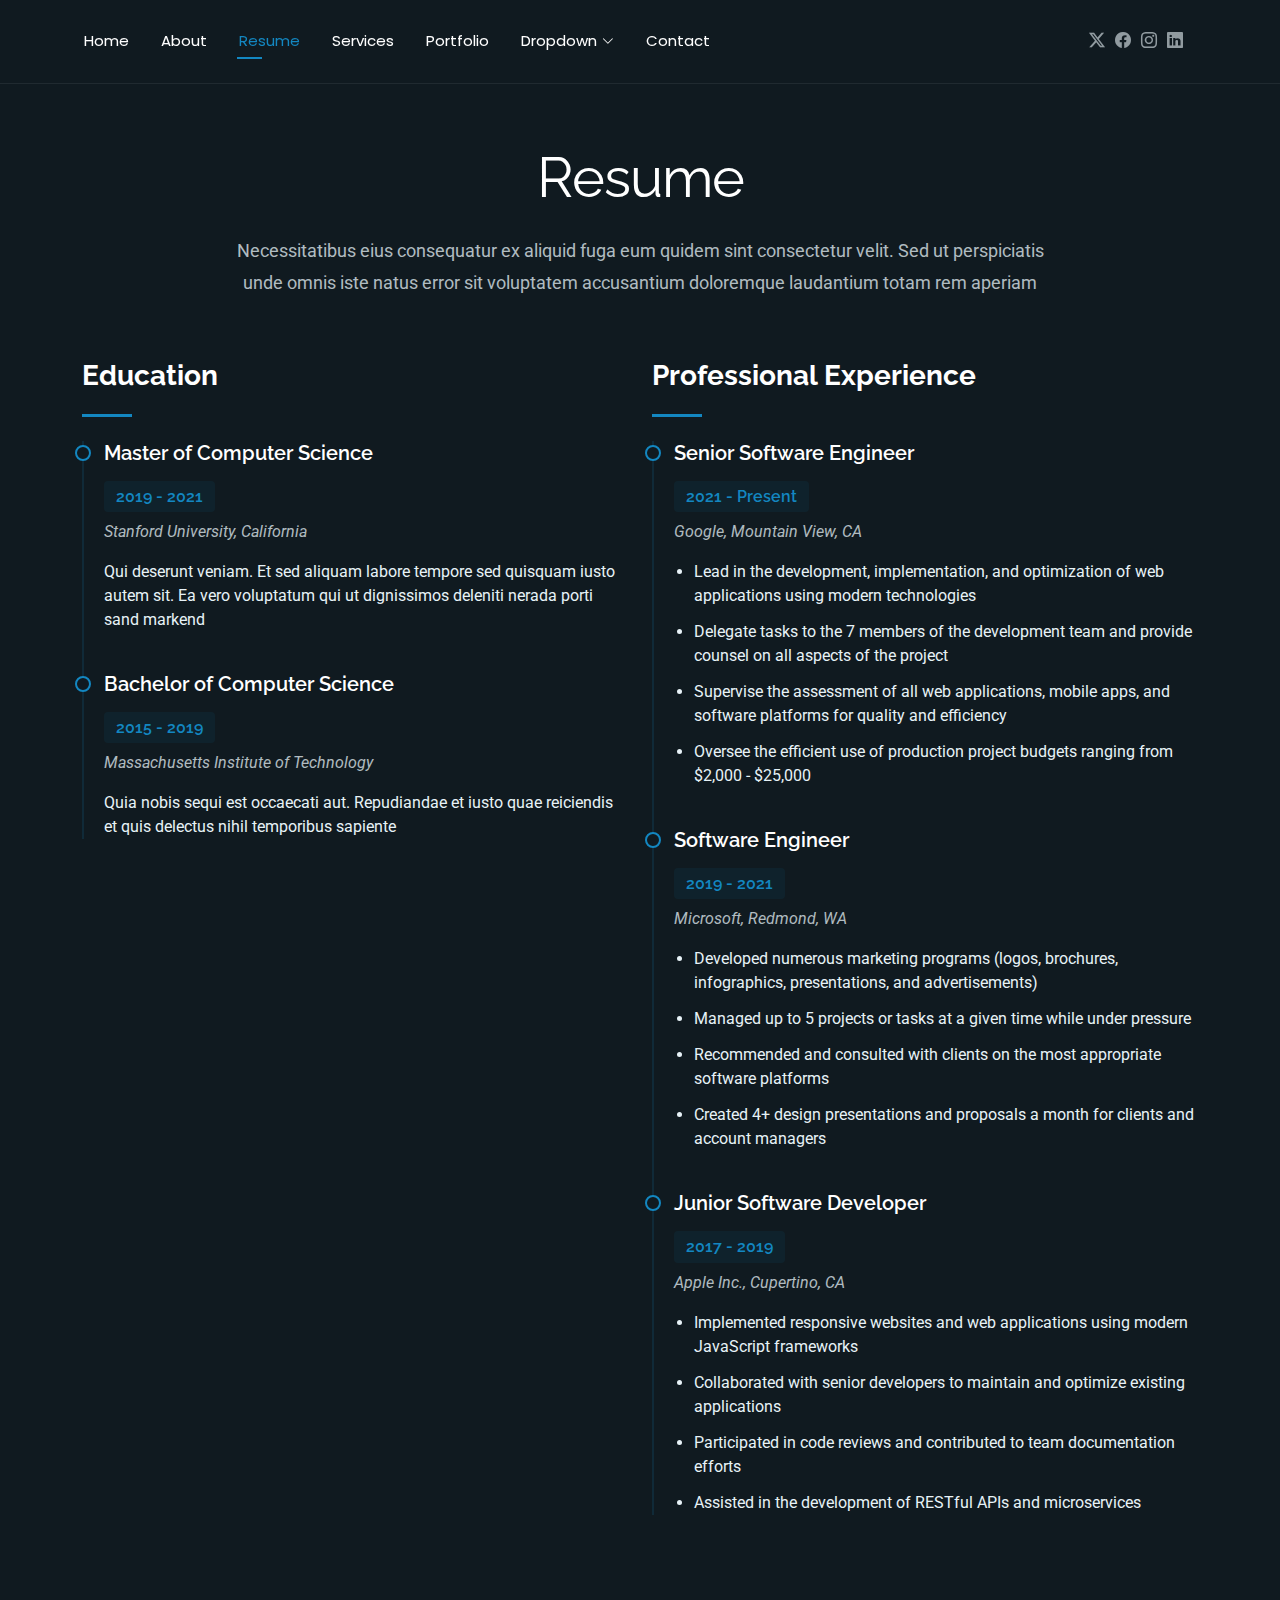
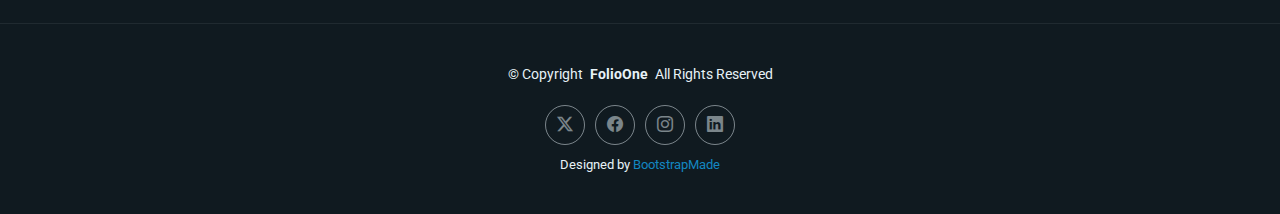
<file: resume.html>
<!DOCTYPE html>
<html lang="en">

<head>
  <meta charset="utf-8">
  <meta content="width=device-width, initial-scale=1.0" name="viewport">
  <title>Resume - FolioOne Bootstrap Template</title>
  <meta name="description" content="">
  <meta name="keywords" content="">

  <!-- Favicons -->
  <link href="assets/img/favicon.png" rel="icon">
  <link href="assets/img/apple-touch-icon.png" rel="apple-touch-icon">

  <!-- Fonts -->
  <link href="https://fonts.googleapis.com" rel="preconnect">
  <link href="https://fonts.gstatic.com" rel="preconnect" crossorigin>
  <link href="https://fonts.googleapis.com/css2?family=Roboto:ital,wght@0,100;0,300;0,400;0,500;0,700;0,900;1,100;1,300;1,400;1,500;1,700;1,900&family=Poppins:ital,wght@0,100;0,200;0,300;0,400;0,500;0,600;0,700;0,800;0,900;1,100;1,200;1,300;1,400;1,500;1,600;1,700;1,800;1,900&family=Raleway:ital,wght@0,100;0,200;0,300;0,400;0,500;0,600;0,700;0,800;0,900;1,100;1,200;1,300;1,400;1,500;1,600;1,700;1,800;1,900&display=swap" rel="stylesheet">

  <!-- Vendor CSS Files -->
  <link href="assets/vendor/bootstrap/css/bootstrap.min.css" rel="stylesheet">
  <link href="assets/vendor/bootstrap-icons/bootstrap-icons.css" rel="stylesheet">
  <link href="assets/vendor/aos/aos.css" rel="stylesheet">
  <link href="assets/vendor/swiper/swiper-bundle.min.css" rel="stylesheet">
  <link href="assets/vendor/glightbox/css/glightbox.min.css" rel="stylesheet">

  <!-- Main CSS File -->
  <link href="assets/css/main.css" rel="stylesheet">

  <!-- =======================================================
  * Template Name: FolioOne
  * Template URL: https://bootstrapmade.com/folioone-bootstrap-portfolio-website-template/
  * Updated: Aug 23 2025 with Bootstrap v5.3.7
  * Author: BootstrapMade.com
  * License: https://bootstrapmade.com/license/
  ======================================================== -->
</head>

<body class="resume-page">

  <header id="header" class="header d-flex align-items-center light-background sticky-top">
    <div class="container position-relative d-flex align-items-center justify-content-between">

      <!-- <a href="index.html" class="logo d-flex align-items-center me-auto me-xl-0">
      <img src="assets/img/logo.webp" alt="">
      <h1 class="sitename">FolioOne</h1> 
    </a> -->

      <nav id="navmenu" class="navmenu">
        <ul>
          <li><a href="index.html">Home</a></li>
          <li><a href="about.html">About</a></li>
          <li><a href="resume.html" class="active">Resume</a></li>
          <li><a href="services.html">Services</a></li>
          <li><a href="portfolio.html">Portfolio</a></li>
          <li class="dropdown"><a href="#"><span>Dropdown</span> <i class="bi bi-chevron-down toggle-dropdown"></i></a>
            <ul>
              <li><a href="#">Dropdown 1</a></li>
              <li class="dropdown"><a href="#"><span>Deep Dropdown</span> <i class="bi bi-chevron-down toggle-dropdown"></i></a>
                <ul>
                  <li><a href="#">Deep Dropdown 1</a></li>
                  <li><a href="#">Deep Dropdown 2</a></li>
                  <li><a href="#">Deep Dropdown 3</a></li>
                  <li><a href="#">Deep Dropdown 4</a></li>
                  <li><a href="#">Deep Dropdown 5</a></li>
                </ul>
              </li>
              <li><a href="#">Dropdown 2</a></li>
              <li><a href="#">Dropdown 3</a></li>
              <li><a href="#">Dropdown 4</a></li>
            </ul>
          </li>
          <li><a href="contact.html">Contact</a></li>
        </ul>
        <i class="mobile-nav-toggle d-xl-none bi bi-list"></i>
      </nav>

      <div class="header-social-links">
        <a href="#" class="twitter"><i class="bi bi-twitter-x"></i></a>
        <a href="#" class="facebook"><i class="bi bi-facebook"></i></a>
        <a href="#" class="instagram"><i class="bi bi-instagram"></i></a>
        <a href="#" class="linkedin"><i class="bi bi-linkedin"></i></a>
      </div>

    </div>
  </header>

  <main class="main">

    <!-- Resume Section -->
    <section id="resume" class="resume section">

      <!-- Section Title -->
      <div class="container section-title" data-aos="fade-up">
        <h2>Resume</h2>
        <p>Necessitatibus eius consequatur ex aliquid fuga eum quidem sint consectetur velit. Sed ut perspiciatis unde omnis iste natus error sit voluptatem accusantium doloremque laudantium totam rem aperiam</p>
      </div><!-- End Section Title -->

      <div class="container" data-aos="fade-up" data-aos-delay="100">

        <div class="row">
          <div class="col-lg-6">

            <!-- Education Section -->
            <div class="resume-item" data-aos="fade-up">
              <h3 class="resume-title">Education</h3>

              <div class="resume-content">
                <article class="education-item">
                  <h4>Master of Computer Science</h4>
                  <h5>2019 - 2021</h5>
                  <p class="institution"><em>Stanford University, California</em></p>
                  <p>Qui deserunt veniam. Et sed aliquam labore tempore sed quisquam iusto autem sit. Ea vero voluptatum qui ut dignissimos deleniti nerada porti sand markend</p>
                </article>

                <article class="education-item">
                  <h4>Bachelor of Computer Science</h4>
                  <h5>2015 - 2019</h5>
                  <p class="institution"><em>Massachusetts Institute of Technology</em></p>
                  <p>Quia nobis sequi est occaecati aut. Repudiandae et iusto quae reiciendis et quis delectus nihil temporibus sapiente</p>
                </article>
              </div>
            </div><!-- End Education Section -->

            <!-- Professional Skills Section -->
            <div class="resume-item skills-animation" data-aos="fade-up">
              <h3 class="resume-title">Professional Skills</h3>

              <div class="resume-content">
                <div class="skill-item">
                  <h4>Frontend Development</h4>
                  <div class="progress">
                    <div class="progress-bar" role="progressbar" aria-valuenow="95" aria-valuemin="0" aria-valuemax="100"></div>
                  </div>
                </div>

                <div class="skill-item">
                  <h4>Backend Development</h4>
                  <div class="progress">
                    <div class="progress-bar" role="progressbar" aria-valuenow="85" aria-valuemin="0" aria-valuemax="100"></div>
                  </div>
                </div>

                <div class="skill-item">
                  <h4>UI/UX Design</h4>
                  <div class="progress">
                    <div class="progress-bar" role="progressbar" aria-valuenow="90" aria-valuemin="0" aria-valuemax="100"></div>
                  </div>
                </div>

                <div class="skill-item">
                  <h4>Project Management</h4>
                  <div class="progress">
                    <div class="progress-bar" role="progressbar" aria-valuenow="80" aria-valuemin="0" aria-valuemax="100"></div>
                  </div>
                </div>
              </div>
            </div><!-- End Professional Skills Section -->
          </div>

          <div class="col-lg-6">
            <!-- Experience Section -->
            <div class="resume-item" data-aos="fade-up" data-aos-delay="100">
              <h3 class="resume-title">Professional Experience</h3>

              <div class="resume-content">
                <article class="experience-item">
                  <h4>Senior Software Engineer</h4>
                  <h5>2021 - Present</h5>
                  <p class="company"><em>Google, Mountain View, CA</em></p>
                  <ul>
                    <li>Lead in the development, implementation, and optimization of web applications using modern technologies</li>
                    <li>Delegate tasks to the 7 members of the development team and provide counsel on all aspects of the project</li>
                    <li>Supervise the assessment of all web applications, mobile apps, and software platforms for quality and efficiency</li>
                    <li>Oversee the efficient use of production project budgets ranging from $2,000 - $25,000</li>
                  </ul>
                </article>

                <article class="experience-item">
                  <h4>Software Engineer</h4>
                  <h5>2019 - 2021</h5>
                  <p class="company"><em>Microsoft, Redmond, WA</em></p>
                  <ul>
                    <li>Developed numerous marketing programs (logos, brochures, infographics, presentations, and advertisements)</li>
                    <li>Managed up to 5 projects or tasks at a given time while under pressure</li>
                    <li>Recommended and consulted with clients on the most appropriate software platforms</li>
                    <li>Created 4+ design presentations and proposals a month for clients and account managers</li>
                  </ul>
                </article>

                <article class="experience-item">
                  <h4>Junior Software Developer</h4>
                  <h5>2017 - 2019</h5>
                  <p class="company"><em>Apple Inc., Cupertino, CA</em></p>
                  <ul>
                    <li>Implemented responsive websites and web applications using modern JavaScript frameworks</li>
                    <li>Collaborated with senior developers to maintain and optimize existing applications</li>
                    <li>Participated in code reviews and contributed to team documentation efforts</li>
                    <li>Assisted in the development of RESTful APIs and microservices</li>
                  </ul>
                </article>
              </div>
            </div><!-- End Experience Section -->
          </div>
        </div>

      </div>

    </section><!-- /Resume Section -->

  </main>

  <footer id="footer" class="footer">

    <div class="container">
      <div class="copyright text-center ">
        <p>© <span>Copyright</span> <strong class="px-1 sitename">FolioOne</strong> <span>All Rights Reserved<br></span></p>
      </div>
      <div class="social-links d-flex justify-content-center">
        <a href=""><i class="bi bi-twitter-x"></i></a>
        <a href=""><i class="bi bi-facebook"></i></a>
        <a href=""><i class="bi bi-instagram"></i></a>
        <a href=""><i class="bi bi-linkedin"></i></a>
      </div>
      <div class="credits">
        <!-- All the links in the footer should remain intact. -->
        <!-- You can delete the links only if you've purchased the pro version. -->
        <!-- Licensing information: https://bootstrapmade.com/license/ -->
        <!-- Purchase the pro version with working PHP/AJAX contact form: [buy-url] -->
        Designed by <a href="https://bootstrapmade.com/">BootstrapMade</a>
      </div>
    </div>

  </footer>

  <!-- Scroll Top -->
  <a href="#" id="scroll-top" class="scroll-top d-flex align-items-center justify-content-center"><i class="bi bi-arrow-up-short"></i></a>

  <!-- Preloader -->
  <div id="preloader"></div>

  <!-- Vendor JS Files -->
  <script src="assets/vendor/bootstrap/js/bootstrap.bundle.min.js"></script>
  <script src="assets/vendor/php-email-form/validate.js"></script>
  <script src="assets/vendor/aos/aos.js"></script>
  <script src="assets/vendor/typed.js/typed.umd.js"></script>
  <script src="assets/vendor/waypoints/noframework.waypoints.js"></script>
  <script src="assets/vendor/purecounter/purecounter_vanilla.js"></script>
  <script src="assets/vendor/swiper/swiper-bundle.min.js"></script>
  <script src="assets/vendor/imagesloaded/imagesloaded.pkgd.min.js"></script>
  <script src="assets/vendor/isotope-layout/isotope.pkgd.min.js"></script>
  <script src="assets/vendor/glightbox/js/glightbox.min.js"></script>

  <!-- Main JS File -->
  <script src="assets/js/main.js"></script>

</body>

</html>
</file>
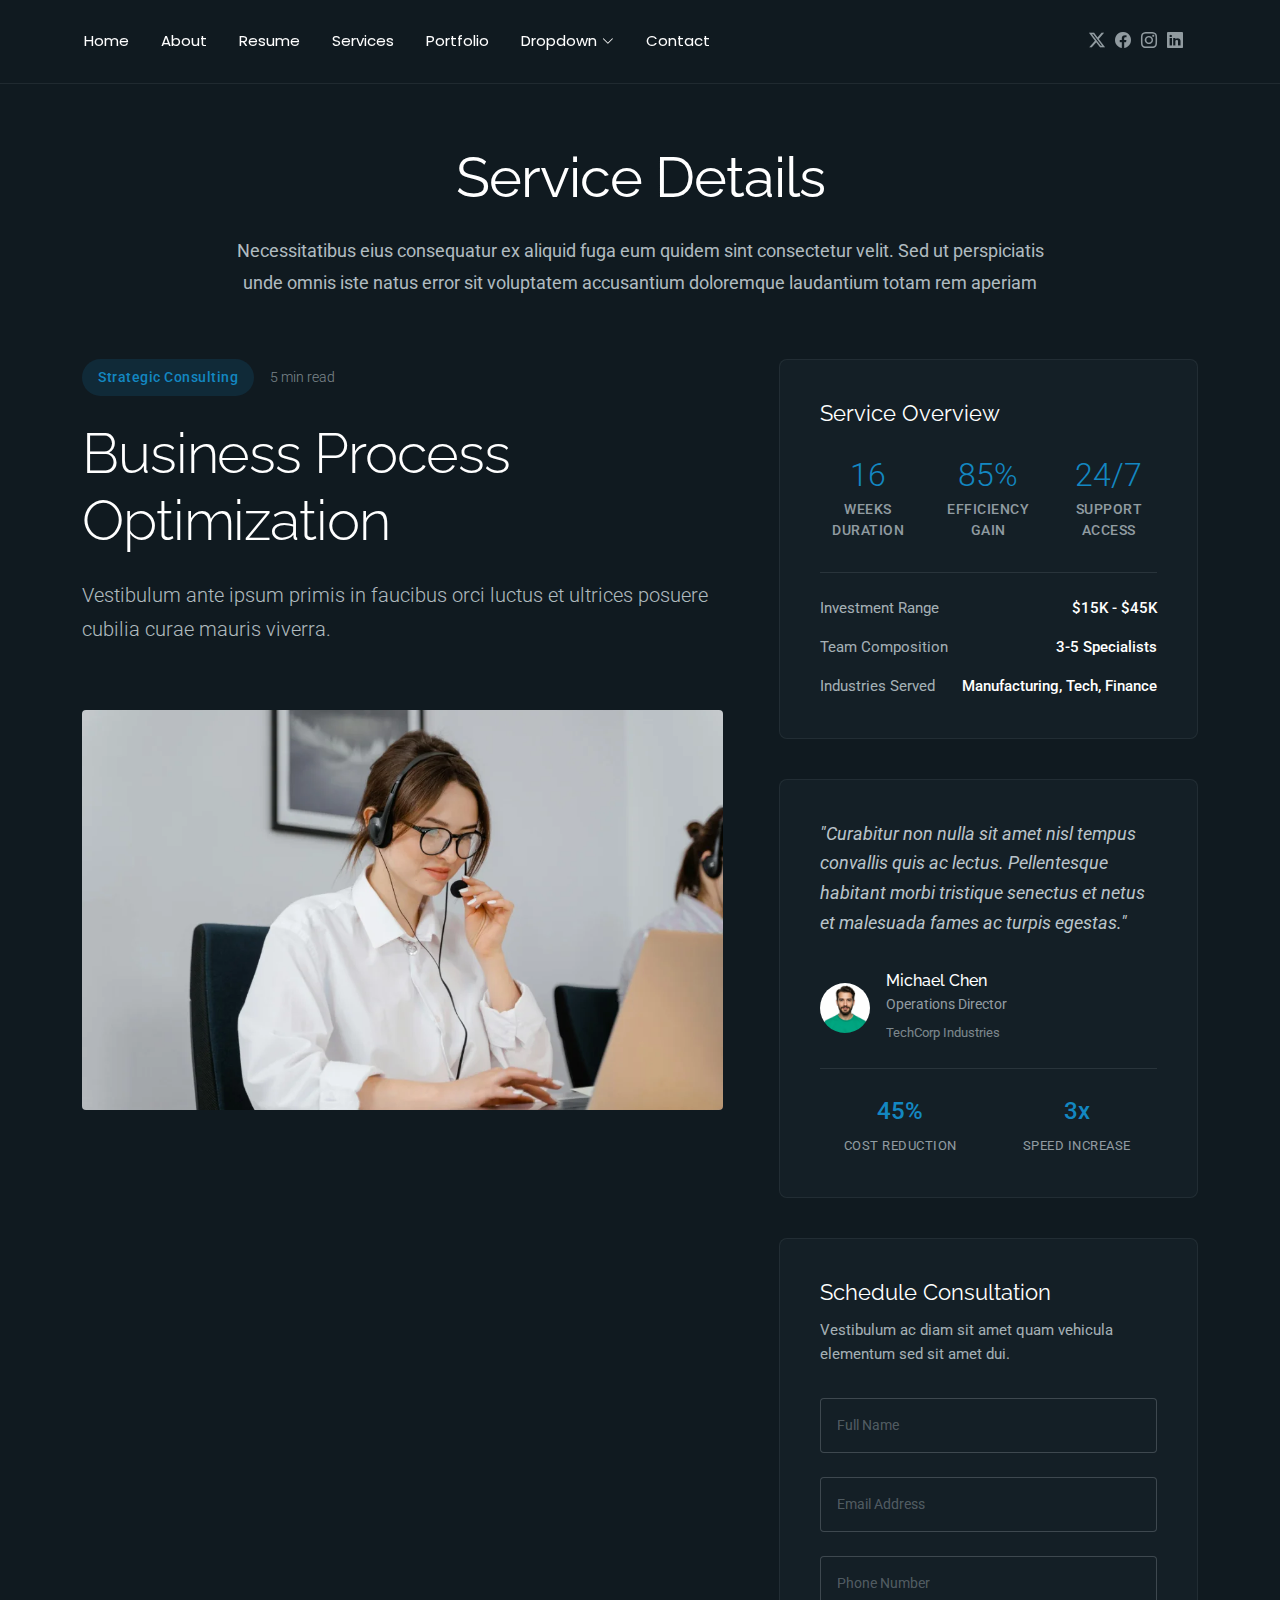
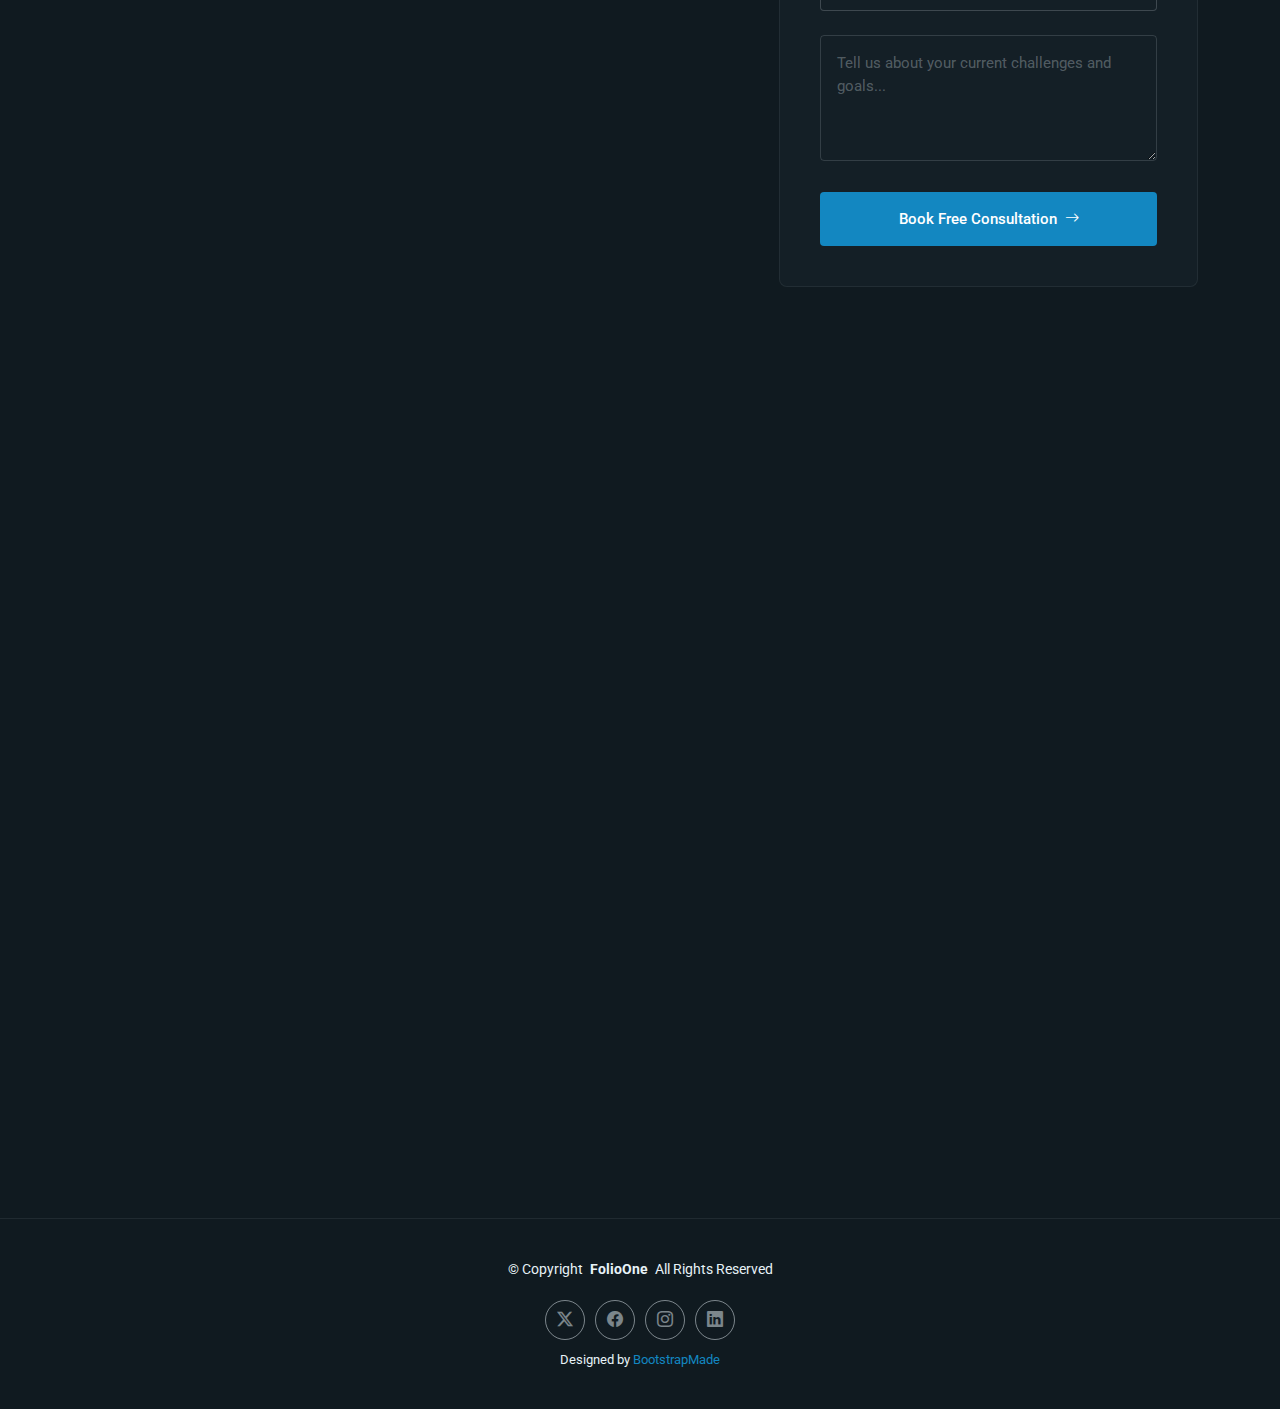
<file: service-details.html>
<!DOCTYPE html>
<html lang="en">

<head>
  <meta charset="utf-8">
  <meta content="width=device-width, initial-scale=1.0" name="viewport">
  <title>Service Details - FolioOne Bootstrap Template</title>
  <meta name="description" content="">
  <meta name="keywords" content="">

  <!-- Favicons -->
  <link href="assets/img/favicon.png" rel="icon">
  <link href="assets/img/apple-touch-icon.png" rel="apple-touch-icon">

  <!-- Fonts -->
  <link href="https://fonts.googleapis.com" rel="preconnect">
  <link href="https://fonts.gstatic.com" rel="preconnect" crossorigin>
  <link href="https://fonts.googleapis.com/css2?family=Roboto:ital,wght@0,100;0,300;0,400;0,500;0,700;0,900;1,100;1,300;1,400;1,500;1,700;1,900&family=Poppins:ital,wght@0,100;0,200;0,300;0,400;0,500;0,600;0,700;0,800;0,900;1,100;1,200;1,300;1,400;1,500;1,600;1,700;1,800;1,900&family=Raleway:ital,wght@0,100;0,200;0,300;0,400;0,500;0,600;0,700;0,800;0,900;1,100;1,200;1,300;1,400;1,500;1,600;1,700;1,800;1,900&display=swap" rel="stylesheet">

  <!-- Vendor CSS Files -->
  <link href="assets/vendor/bootstrap/css/bootstrap.min.css" rel="stylesheet">
  <link href="assets/vendor/bootstrap-icons/bootstrap-icons.css" rel="stylesheet">
  <link href="assets/vendor/aos/aos.css" rel="stylesheet">
  <link href="assets/vendor/swiper/swiper-bundle.min.css" rel="stylesheet">
  <link href="assets/vendor/glightbox/css/glightbox.min.css" rel="stylesheet">

  <!-- Main CSS File -->
  <link href="assets/css/main.css" rel="stylesheet">

  <!-- =======================================================
  * Template Name: FolioOne
  * Template URL: https://bootstrapmade.com/folioone-bootstrap-portfolio-website-template/
  * Updated: Aug 23 2025 with Bootstrap v5.3.7
  * Author: BootstrapMade.com
  * License: https://bootstrapmade.com/license/
  ======================================================== -->
</head>

<body class="service-details-page">

  <header id="header" class="header d-flex align-items-center light-background sticky-top">
    <div class="container position-relative d-flex align-items-center justify-content-between">

      <!-- <a href="index.html" class="logo d-flex align-items-center me-auto me-xl-0">
      <img src="assets/img/logo.webp" alt="">
      <h1 class="sitename">FolioOne</h1> 
    </a> -->

      <nav id="navmenu" class="navmenu">
        <ul>
          <li><a href="index.html">Home</a></li>
          <li><a href="about.html">About</a></li>
          <li><a href="resume.html">Resume</a></li>
          <li><a href="services.html">Services</a></li>
          <li><a href="portfolio.html">Portfolio</a></li>
          <li class="dropdown"><a href="#"><span>Dropdown</span> <i class="bi bi-chevron-down toggle-dropdown"></i></a>
            <ul>
              <li><a href="#">Dropdown 1</a></li>
              <li class="dropdown"><a href="#"><span>Deep Dropdown</span> <i class="bi bi-chevron-down toggle-dropdown"></i></a>
                <ul>
                  <li><a href="#">Deep Dropdown 1</a></li>
                  <li><a href="#">Deep Dropdown 2</a></li>
                  <li><a href="#">Deep Dropdown 3</a></li>
                  <li><a href="#">Deep Dropdown 4</a></li>
                  <li><a href="#">Deep Dropdown 5</a></li>
                </ul>
              </li>
              <li><a href="#">Dropdown 2</a></li>
              <li><a href="#">Dropdown 3</a></li>
              <li><a href="#">Dropdown 4</a></li>
            </ul>
          </li>
          <li><a href="contact.html">Contact</a></li>
        </ul>
        <i class="mobile-nav-toggle d-xl-none bi bi-list"></i>
      </nav>

      <div class="header-social-links">
        <a href="#" class="twitter"><i class="bi bi-twitter-x"></i></a>
        <a href="#" class="facebook"><i class="bi bi-facebook"></i></a>
        <a href="#" class="instagram"><i class="bi bi-instagram"></i></a>
        <a href="#" class="linkedin"><i class="bi bi-linkedin"></i></a>
      </div>

    </div>
  </header>

  <main class="main">

    <!-- Service Details Section -->
    <section id="service-details" class="service-details section">

      <!-- Section Title -->
      <div class="container section-title" data-aos="fade-up">
        <h2>Service Details</h2>
        <p>Necessitatibus eius consequatur ex aliquid fuga eum quidem sint consectetur velit. Sed ut perspiciatis unde omnis iste natus error sit voluptatem accusantium doloremque laudantium totam rem aperiam</p>
      </div><!-- End Section Title -->

      <div class="container" data-aos="fade-up" data-aos-delay="100">

        <div class="row">

          <!-- Main Content Area -->
          <div class="col-lg-7">

            <!-- Hero Service Introduction -->
            <div class="service-hero" data-aos="fade-up" data-aos-delay="100">
              <div class="service-meta">
                <span class="service-category">Strategic Consulting</span>
                <span class="reading-time">5 min read</span>
              </div>
              <h1>Business Process Optimization</h1>
              <p class="service-description">Vestibulum ante ipsum primis in faucibus orci luctus et ultrices posuere cubilia curae mauris viverra.</p>
            </div>

            <!-- Service Visual -->
            <div class="service-visual" data-aos="zoom-in" data-aos-delay="200">
              <img src="assets/img/services/services-7.webp" alt="Business Process Optimization" class="img-fluid">
            </div>

            <!-- Service Content -->
            <div class="service-narrative" data-aos="fade-up" data-aos-delay="300">
              <h3>Transform Your Operations</h3>
              <p>Donec rutrum congue leo eget malesuada. Vivamus magna justo, lacinia eget consectetur sed, convallis at tellus. Mauris blandit aliquet elit, eget tincidunt nibh pulvinar a. Cras ultricies ligula sed magna dictum porta.</p>

              <p>Sed porttitor lectus nibh. Vestibulum ac diam sit amet quam vehicula elementum sed sit amet dui. Pellentesque habitant morbi tristique senectus et netus et malesuada fames ac turpis egestas. Donec sollicitudin molestie malesuada.</p>

              <!-- Key Benefits Grid -->
              <div class="benefits-grid" data-aos="fade-up" data-aos-delay="400">
                <div class="benefit-card">
                  <div class="benefit-icon">
                    <i class="bi bi-lightning-charge"></i>
                  </div>
                  <h4>Efficiency Boost</h4>
                  <p>Curabitur arcu erat accumsan id imperdiet et porttitor at sem.</p>
                </div>

                <div class="benefit-card">
                  <div class="benefit-icon">
                    <i class="bi bi-shield-check"></i>
                  </div>
                  <h4>Risk Mitigation</h4>
                  <p>Pellentesque in ipsum id orci porta dapibus vestibulum ante ipsum.</p>
                </div>

                <div class="benefit-card">
                  <div class="benefit-icon">
                    <i class="bi bi-graph-up"></i>
                  </div>
                  <h4>Growth Acceleration</h4>
                  <p>Vivamus suscipit tortor eget felis porttitor volutpat mauris blandit.</p>
                </div>

                <div class="benefit-card">
                  <div class="benefit-icon">
                    <i class="bi bi-people"></i>
                  </div>
                  <h4>Team Alignment</h4>
                  <p>Donec rutrum congue leo eget malesuada vivamus magna justo lacinia.</p>
                </div>
              </div>

            </div>

            <!-- Implementation Timeline -->
            <div class="timeline-section" data-aos="fade-up" data-aos-delay="500">
              <h3>Implementation Journey</h3>
              <div class="timeline">
                <div class="timeline-item">
                  <div class="timeline-marker">
                    <span>1</span>
                  </div>
                  <div class="timeline-content">
                    <h4>Discovery &amp; Assessment</h4>
                    <p>Comprehensive analysis of current processes and identification of optimization opportunities.</p>
                    <small>Week 1-2</small>
                  </div>
                </div>

                <div class="timeline-item">
                  <div class="timeline-marker">
                    <span>2</span>
                  </div>
                  <div class="timeline-content">
                    <h4>Strategic Planning</h4>
                    <p>Development of customized optimization roadmap with clear milestones and success metrics.</p>
                    <small>Week 3-4</small>
                  </div>
                </div>

                <div class="timeline-item">
                  <div class="timeline-marker">
                    <span>3</span>
                  </div>
                  <div class="timeline-content">
                    <h4>Implementation</h4>
                    <p>Systematic rollout of process improvements with continuous monitoring and adjustment.</p>
                    <small>Week 5-12</small>
                  </div>
                </div>

                <div class="timeline-item">
                  <div class="timeline-marker">
                    <span>4</span>
                  </div>
                  <div class="timeline-content">
                    <h4>Optimization &amp; Scale</h4>
                    <p>Fine-tuning of implemented solutions and preparation for organization-wide scaling.</p>
                    <small>Week 13-16</small>
                  </div>
                </div>
              </div>
            </div>

          </div><!-- End Main Content -->

          <!-- Service Sidebar -->
          <div class="col-lg-5">
            <div class="service-sidebar" data-aos="fade-up" data-aos-delay="200">

              <!-- Service Overview Card -->
              <div class="overview-card">
                <div class="overview-header">
                  <h4>Service Overview</h4>
                </div>
                <div class="overview-stats">
                  <div class="stat-item">
                    <div class="stat-number">16</div>
                    <div class="stat-label">Weeks Duration</div>
                  </div>
                  <div class="stat-item">
                    <div class="stat-number">85%</div>
                    <div class="stat-label">Efficiency Gain</div>
                  </div>
                  <div class="stat-item">
                    <div class="stat-number">24/7</div>
                    <div class="stat-label">Support Access</div>
                  </div>
                </div>

                <div class="overview-details">
                  <div class="detail-row">
                    <span class="detail-label">Investment Range</span>
                    <span class="detail-value">$15K - $45K</span>
                  </div>
                  <div class="detail-row">
                    <span class="detail-label">Team Composition</span>
                    <span class="detail-value">3-5 Specialists</span>
                  </div>
                  <div class="detail-row">
                    <span class="detail-label">Industries Served</span>
                    <span class="detail-value">Manufacturing, Tech, Finance</span>
                  </div>
                </div>
              </div>

              <!-- Client Success Story -->
              <div class="success-story">
                <div class="story-quote">
                  <p>"Curabitur non nulla sit amet nisl tempus convallis quis ac lectus. Pellentesque habitant morbi tristique senectus et netus et malesuada fames ac turpis egestas."</p>
                </div>
                <div class="story-author">
                  <img src="assets/img/person/person-m-8.webp" alt="Michael Chen" class="author-avatar">
                  <div class="author-details">
                    <h5>Michael Chen</h5>
                    <span>Operations Director</span>
                    <small>TechCorp Industries</small>
                  </div>
                </div>
                <div class="story-metrics">
                  <div class="metric">
                    <span class="metric-value">45%</span>
                    <span class="metric-label">Cost Reduction</span>
                  </div>
                  <div class="metric">
                    <span class="metric-value">3x</span>
                    <span class="metric-label">Speed Increase</span>
                  </div>
                </div>
              </div>

              <!-- Consultation Form -->
              <div class="consultation-form">
                <div class="form-header">
                  <h4>Schedule Consultation</h4>
                  <p>Vestibulum ac diam sit amet quam vehicula elementum sed sit amet dui.</p>
                </div>

                <form action="forms/consultation.php" method="post" class="php-email-form">
                  <div class="form-group">
                    <input type="text" name="name" class="form-input" placeholder="Full Name" required="">
                  </div>

                  <div class="form-group">
                    <input type="email" name="email" class="form-input" placeholder="Email Address" required="">
                  </div>

                  <div class="form-group">
                    <input type="tel" name="phone" class="form-input" placeholder="Phone Number">
                  </div>

                  <input type="hidden" name="subject" value="Business Process Optimization Consultation">

                  <div class="form-group">
                    <textarea name="message" class="form-input" rows="4" placeholder="Tell us about your current challenges and goals..." required=""></textarea>
                  </div>

                  <div class="loading">Loading</div>
                  <div class="error-message"></div>
                  <div class="sent-message">Your consultation request has been sent. Thank you!</div>

                  <button type="submit" class="btn-consultation">
                    <span>Book Free Consultation</span>
                    <i class="bi bi-arrow-right"></i>
                  </button>
                </form>
              </div>

            </div>
          </div><!-- End Sidebar -->

        </div>

      </div>

    </section><!-- /Service Details Section -->

  </main>

  <footer id="footer" class="footer">

    <div class="container">
      <div class="copyright text-center ">
        <p>© <span>Copyright</span> <strong class="px-1 sitename">FolioOne</strong> <span>All Rights Reserved<br></span></p>
      </div>
      <div class="social-links d-flex justify-content-center">
        <a href=""><i class="bi bi-twitter-x"></i></a>
        <a href=""><i class="bi bi-facebook"></i></a>
        <a href=""><i class="bi bi-instagram"></i></a>
        <a href=""><i class="bi bi-linkedin"></i></a>
      </div>
      <div class="credits">
        <!-- All the links in the footer should remain intact. -->
        <!-- You can delete the links only if you've purchased the pro version. -->
        <!-- Licensing information: https://bootstrapmade.com/license/ -->
        <!-- Purchase the pro version with working PHP/AJAX contact form: [buy-url] -->
        Designed by <a href="https://bootstrapmade.com/">BootstrapMade</a>
      </div>
    </div>

  </footer>

  <!-- Scroll Top -->
  <a href="#" id="scroll-top" class="scroll-top d-flex align-items-center justify-content-center"><i class="bi bi-arrow-up-short"></i></a>

  <!-- Preloader -->
  <div id="preloader"></div>

  <!-- Vendor JS Files -->
  <script src="assets/vendor/bootstrap/js/bootstrap.bundle.min.js"></script>
  <script src="assets/vendor/php-email-form/validate.js"></script>
  <script src="assets/vendor/aos/aos.js"></script>
  <script src="assets/vendor/typed.js/typed.umd.js"></script>
  <script src="assets/vendor/waypoints/noframework.waypoints.js"></script>
  <script src="assets/vendor/purecounter/purecounter_vanilla.js"></script>
  <script src="assets/vendor/swiper/swiper-bundle.min.js"></script>
  <script src="assets/vendor/imagesloaded/imagesloaded.pkgd.min.js"></script>
  <script src="assets/vendor/isotope-layout/isotope.pkgd.min.js"></script>
  <script src="assets/vendor/glightbox/js/glightbox.min.js"></script>

  <!-- Main JS File -->
  <script src="assets/js/main.js"></script>

</body>

</html>
</file>
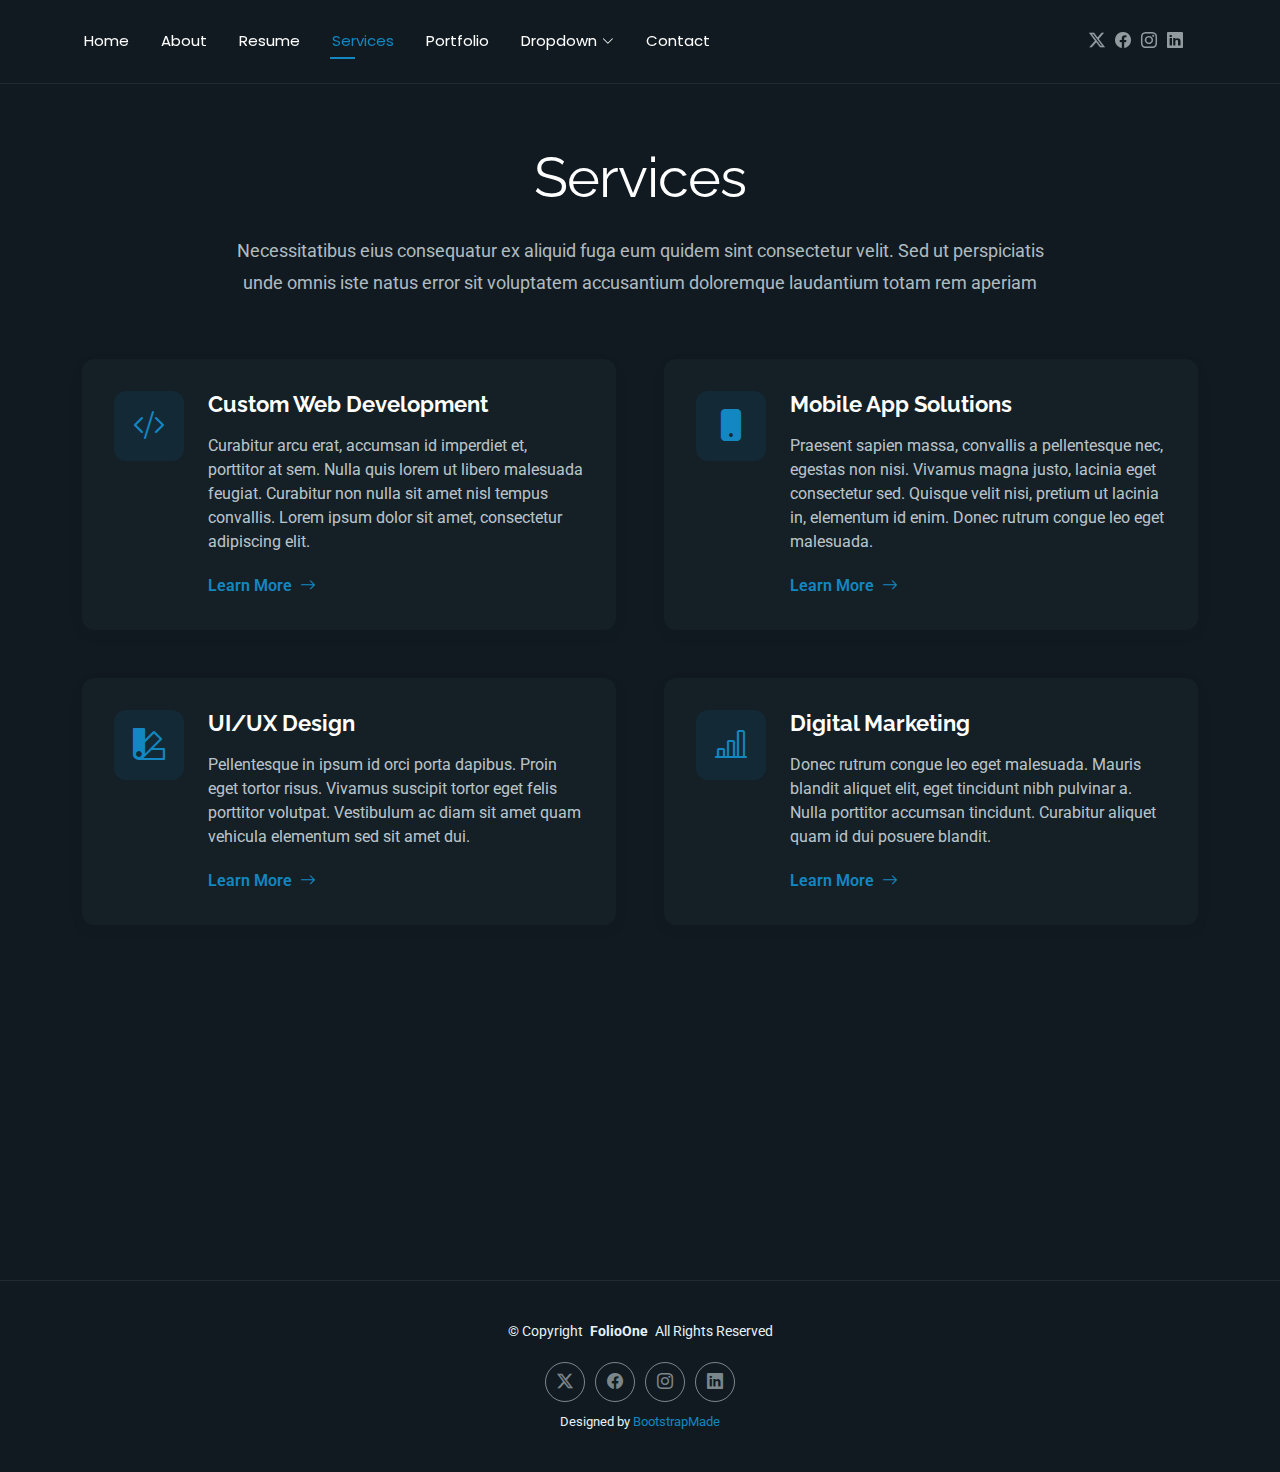
<file: services.html>
<!DOCTYPE html>
<html lang="en">

<head>
  <meta charset="utf-8">
  <meta content="width=device-width, initial-scale=1.0" name="viewport">
  <title>Services - FolioOne Bootstrap Template</title>
  <meta name="description" content="">
  <meta name="keywords" content="">

  <!-- Favicons -->
  <link href="assets/img/favicon.png" rel="icon">
  <link href="assets/img/apple-touch-icon.png" rel="apple-touch-icon">

  <!-- Fonts -->
  <link href="https://fonts.googleapis.com" rel="preconnect">
  <link href="https://fonts.gstatic.com" rel="preconnect" crossorigin>
  <link href="https://fonts.googleapis.com/css2?family=Roboto:ital,wght@0,100;0,300;0,400;0,500;0,700;0,900;1,100;1,300;1,400;1,500;1,700;1,900&family=Poppins:ital,wght@0,100;0,200;0,300;0,400;0,500;0,600;0,700;0,800;0,900;1,100;1,200;1,300;1,400;1,500;1,600;1,700;1,800;1,900&family=Raleway:ital,wght@0,100;0,200;0,300;0,400;0,500;0,600;0,700;0,800;0,900;1,100;1,200;1,300;1,400;1,500;1,600;1,700;1,800;1,900&display=swap" rel="stylesheet">

  <!-- Vendor CSS Files -->
  <link href="assets/vendor/bootstrap/css/bootstrap.min.css" rel="stylesheet">
  <link href="assets/vendor/bootstrap-icons/bootstrap-icons.css" rel="stylesheet">
  <link href="assets/vendor/aos/aos.css" rel="stylesheet">
  <link href="assets/vendor/swiper/swiper-bundle.min.css" rel="stylesheet">
  <link href="assets/vendor/glightbox/css/glightbox.min.css" rel="stylesheet">

  <!-- Main CSS File -->
  <link href="assets/css/main.css" rel="stylesheet">

  <!-- =======================================================
  * Template Name: FolioOne
  * Template URL: https://bootstrapmade.com/folioone-bootstrap-portfolio-website-template/
  * Updated: Aug 23 2025 with Bootstrap v5.3.7
  * Author: BootstrapMade.com
  * License: https://bootstrapmade.com/license/
  ======================================================== -->
</head>

<body class="services-page">

  <header id="header" class="header d-flex align-items-center light-background sticky-top">
    <div class="container position-relative d-flex align-items-center justify-content-between">

      <!-- <a href="index.html" class="logo d-flex align-items-center me-auto me-xl-0">
      <img src="assets/img/logo.webp" alt="">
      <h1 class="sitename">FolioOne</h1> 
    </a> -->

      <nav id="navmenu" class="navmenu">
        <ul>
          <li><a href="index.html">Home</a></li>
          <li><a href="about.html">About</a></li>
          <li><a href="resume.html">Resume</a></li>
          <li><a href="services.html" class="active">Services</a></li>
          <li><a href="portfolio.html">Portfolio</a></li>
          <li class="dropdown"><a href="#"><span>Dropdown</span> <i class="bi bi-chevron-down toggle-dropdown"></i></a>
            <ul>
              <li><a href="#">Dropdown 1</a></li>
              <li class="dropdown"><a href="#"><span>Deep Dropdown</span> <i class="bi bi-chevron-down toggle-dropdown"></i></a>
                <ul>
                  <li><a href="#">Deep Dropdown 1</a></li>
                  <li><a href="#">Deep Dropdown 2</a></li>
                  <li><a href="#">Deep Dropdown 3</a></li>
                  <li><a href="#">Deep Dropdown 4</a></li>
                  <li><a href="#">Deep Dropdown 5</a></li>
                </ul>
              </li>
              <li><a href="#">Dropdown 2</a></li>
              <li><a href="#">Dropdown 3</a></li>
              <li><a href="#">Dropdown 4</a></li>
            </ul>
          </li>
          <li><a href="contact.html">Contact</a></li>
        </ul>
        <i class="mobile-nav-toggle d-xl-none bi bi-list"></i>
      </nav>

      <div class="header-social-links">
        <a href="#" class="twitter"><i class="bi bi-twitter-x"></i></a>
        <a href="#" class="facebook"><i class="bi bi-facebook"></i></a>
        <a href="#" class="instagram"><i class="bi bi-instagram"></i></a>
        <a href="#" class="linkedin"><i class="bi bi-linkedin"></i></a>
      </div>

    </div>
  </header>

  <main class="main">

    <!-- Services Section -->
    <section id="services" class="services section">

      <!-- Section Title -->
      <div class="container section-title" data-aos="fade-up">
        <h2>Services</h2>
        <p>Necessitatibus eius consequatur ex aliquid fuga eum quidem sint consectetur velit. Sed ut perspiciatis unde omnis iste natus error sit voluptatem accusantium doloremque laudantium totam rem aperiam</p>
      </div><!-- End Section Title -->

      <div class="container" data-aos="fade-up" data-aos-delay="100">

        <div class="row justify-content-center g-5">

          <div class="col-md-6" data-aos="fade-right" data-aos-delay="100">
            <div class="service-item">
              <div class="service-icon">
                <i class="bi bi-code-slash"></i>
              </div>
              <div class="service-content">
                <h3>Custom Web Development</h3>
                <p>Curabitur arcu erat, accumsan id imperdiet et, porttitor at sem. Nulla quis lorem ut libero malesuada feugiat. Curabitur non nulla sit amet nisl tempus convallis. Lorem ipsum dolor sit amet, consectetur adipiscing elit.</p>
                <a href="service-details.html" class="service-link">
                  <span>Learn More</span>
                  <i class="bi bi-arrow-right"></i>
                </a>
              </div>
            </div>
          </div><!-- End Service Item -->

          <div class="col-md-6" data-aos="fade-left" data-aos-delay="100">
            <div class="service-item">
              <div class="service-icon">
                <i class="bi bi-phone-fill"></i>
              </div>
              <div class="service-content">
                <h3>Mobile App Solutions</h3>
                <p>Praesent sapien massa, convallis a pellentesque nec, egestas non nisi. Vivamus magna justo, lacinia eget consectetur sed. Quisque velit nisi, pretium ut lacinia in, elementum id enim. Donec rutrum congue leo eget malesuada.</p>
                <a href="service-details.html" class="service-link">
                  <span>Learn More</span>
                  <i class="bi bi-arrow-right"></i>
                </a>
              </div>
            </div>
          </div><!-- End Service Item -->

          <div class="col-md-6" data-aos="fade-right" data-aos-delay="200">
            <div class="service-item">
              <div class="service-icon">
                <i class="bi bi-palette2"></i>
              </div>
              <div class="service-content">
                <h3>UI/UX Design</h3>
                <p>Pellentesque in ipsum id orci porta dapibus. Proin eget tortor risus. Vivamus suscipit tortor eget felis porttitor volutpat. Vestibulum ac diam sit amet quam vehicula elementum sed sit amet dui.</p>
                <a href="service-details.html" class="service-link">
                  <span>Learn More</span>
                  <i class="bi bi-arrow-right"></i>
                </a>
              </div>
            </div>
          </div><!-- End Service Item -->

          <div class="col-md-6" data-aos="fade-left" data-aos-delay="200">
            <div class="service-item">
              <div class="service-icon">
                <i class="bi bi-bar-chart-line"></i>
              </div>
              <div class="service-content">
                <h3>Digital Marketing</h3>
                <p>Donec rutrum congue leo eget malesuada. Mauris blandit aliquet elit, eget tincidunt nibh pulvinar a. Nulla porttitor accumsan tincidunt. Curabitur aliquet quam id dui posuere blandit.</p>
                <a href="service-details.html" class="service-link">
                  <span>Learn More</span>
                  <i class="bi bi-arrow-right"></i>
                </a>
              </div>
            </div>
          </div><!-- End Service Item -->

          <div class="col-md-6" data-aos="fade-right" data-aos-delay="300">
            <div class="service-item">
              <div class="service-icon">
                <i class="bi bi-cloud-check"></i>
              </div>
              <div class="service-content">
                <h3>Cloud Computing</h3>
                <p>Curabitur aliquet quam id dui posuere blandit. Sed porttitor lectus nibh. Vivamus magna justo, lacinia eget consectetur sed, convallis at tellus. Nulla quis lorem ut libero malesuada feugiat.</p>
                <a href="service-details.html" class="service-link">
                  <span>Learn More</span>
                  <i class="bi bi-arrow-right"></i>
                </a>
              </div>
            </div>
          </div><!-- End Service Item -->

          <div class="col-md-6" data-aos="fade-left" data-aos-delay="300">
            <div class="service-item">
              <div class="service-icon">
                <i class="bi bi-shield-lock"></i>
              </div>
              <div class="service-content">
                <h3>Cybersecurity Solutions</h3>
                <p>Vestibulum ac diam sit amet quam vehicula elementum sed sit amet dui. Donec sollicitudin molestie malesuada. Curabitur arcu erat, accumsan id imperdiet et. Proin eget tortor risus.</p>
                <a href="service-details.html" class="service-link">
                  <span>Learn More</span>
                  <i class="bi bi-arrow-right"></i>
                </a>
              </div>
            </div>
          </div><!-- End Service Item -->

        </div>

      </div>

    </section><!-- /Services Section -->

  </main>

  <footer id="footer" class="footer">

    <div class="container">
      <div class="copyright text-center ">
        <p>© <span>Copyright</span> <strong class="px-1 sitename">FolioOne</strong> <span>All Rights Reserved<br></span></p>
      </div>
      <div class="social-links d-flex justify-content-center">
        <a href=""><i class="bi bi-twitter-x"></i></a>
        <a href=""><i class="bi bi-facebook"></i></a>
        <a href=""><i class="bi bi-instagram"></i></a>
        <a href=""><i class="bi bi-linkedin"></i></a>
      </div>
      <div class="credits">
        <!-- All the links in the footer should remain intact. -->
        <!-- You can delete the links only if you've purchased the pro version. -->
        <!-- Licensing information: https://bootstrapmade.com/license/ -->
        <!-- Purchase the pro version with working PHP/AJAX contact form: [buy-url] -->
        Designed by <a href="https://bootstrapmade.com/">BootstrapMade</a>
      </div>
    </div>

  </footer>

  <!-- Scroll Top -->
  <a href="#" id="scroll-top" class="scroll-top d-flex align-items-center justify-content-center"><i class="bi bi-arrow-up-short"></i></a>

  <!-- Preloader -->
  <div id="preloader"></div>

  <!-- Vendor JS Files -->
  <script src="assets/vendor/bootstrap/js/bootstrap.bundle.min.js"></script>
  <script src="assets/vendor/php-email-form/validate.js"></script>
  <script src="assets/vendor/aos/aos.js"></script>
  <script src="assets/vendor/typed.js/typed.umd.js"></script>
  <script src="assets/vendor/waypoints/noframework.waypoints.js"></script>
  <script src="assets/vendor/purecounter/purecounter_vanilla.js"></script>
  <script src="assets/vendor/swiper/swiper-bundle.min.js"></script>
  <script src="assets/vendor/imagesloaded/imagesloaded.pkgd.min.js"></script>
  <script src="assets/vendor/isotope-layout/isotope.pkgd.min.js"></script>
  <script src="assets/vendor/glightbox/js/glightbox.min.js"></script>

  <!-- Main JS File -->
  <script src="assets/js/main.js"></script>

</body>

</html>
</file>
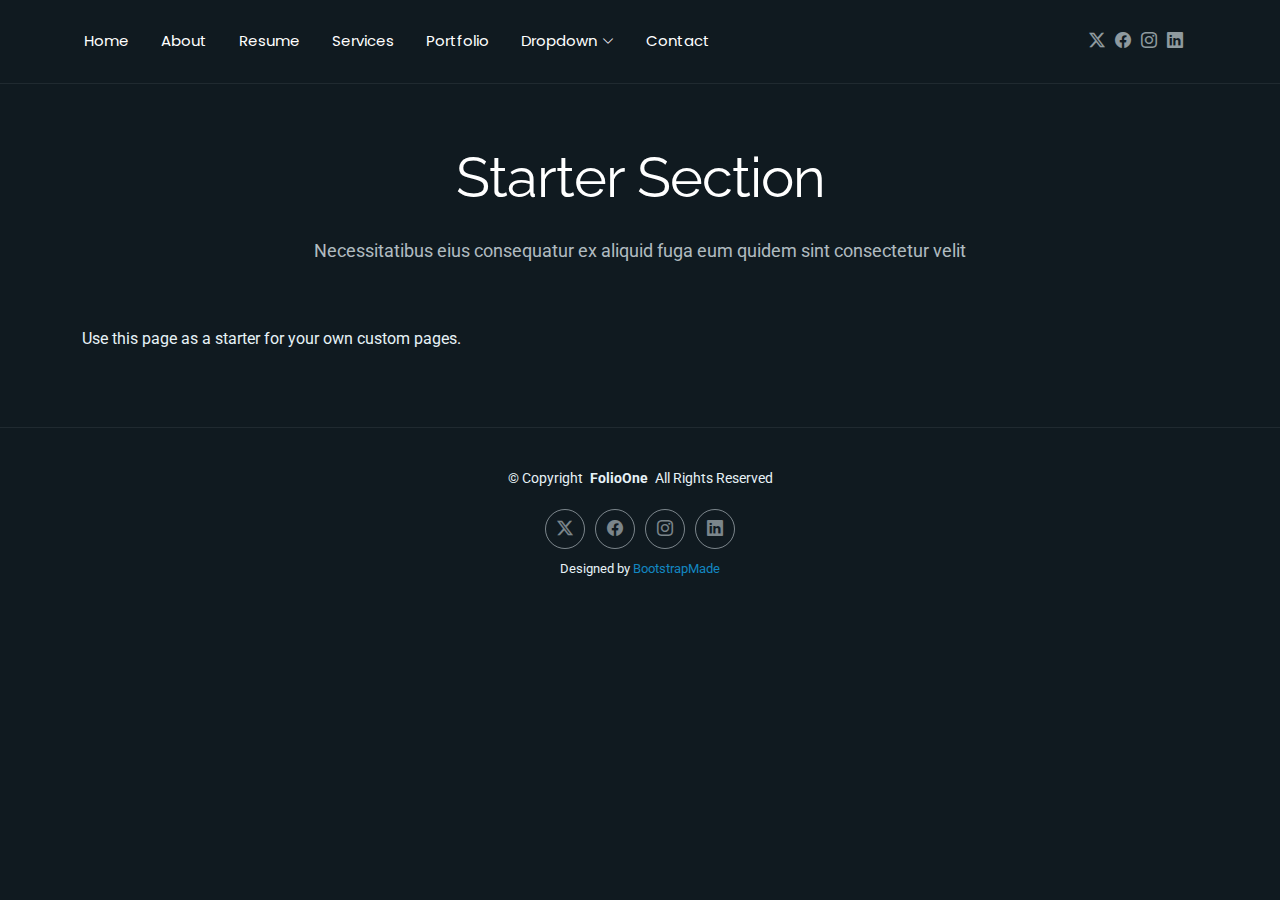
<file: starter-page.html>
<!DOCTYPE html>
<html lang="en">

<head>
  <meta charset="utf-8">
  <meta content="width=device-width, initial-scale=1.0" name="viewport">
  <title>Starter Page - FolioOne Bootstrap Template</title>
  <meta name="description" content="">
  <meta name="keywords" content="">

  <!-- Favicons -->
  <link href="assets/img/favicon.png" rel="icon">
  <link href="assets/img/apple-touch-icon.png" rel="apple-touch-icon">

  <!-- Fonts -->
  <link href="https://fonts.googleapis.com" rel="preconnect">
  <link href="https://fonts.gstatic.com" rel="preconnect" crossorigin>
  <link href="https://fonts.googleapis.com/css2?family=Roboto:ital,wght@0,100;0,300;0,400;0,500;0,700;0,900;1,100;1,300;1,400;1,500;1,700;1,900&family=Poppins:ital,wght@0,100;0,200;0,300;0,400;0,500;0,600;0,700;0,800;0,900;1,100;1,200;1,300;1,400;1,500;1,600;1,700;1,800;1,900&family=Raleway:ital,wght@0,100;0,200;0,300;0,400;0,500;0,600;0,700;0,800;0,900;1,100;1,200;1,300;1,400;1,500;1,600;1,700;1,800;1,900&display=swap" rel="stylesheet">

  <!-- Vendor CSS Files -->
  <link href="assets/vendor/bootstrap/css/bootstrap.min.css" rel="stylesheet">
  <link href="assets/vendor/bootstrap-icons/bootstrap-icons.css" rel="stylesheet">
  <link href="assets/vendor/aos/aos.css" rel="stylesheet">
  <link href="assets/vendor/swiper/swiper-bundle.min.css" rel="stylesheet">
  <link href="assets/vendor/glightbox/css/glightbox.min.css" rel="stylesheet">

  <!-- Main CSS File -->
  <link href="assets/css/main.css" rel="stylesheet">

  <!-- =======================================================
  * Template Name: FolioOne
  * Template URL: https://bootstrapmade.com/folioone-bootstrap-portfolio-website-template/
  * Updated: Aug 23 2025 with Bootstrap v5.3.7
  * Author: BootstrapMade.com
  * License: https://bootstrapmade.com/license/
  ======================================================== -->
</head>

<body class="starter-page-page">

  <header id="header" class="header d-flex align-items-center light-background sticky-top">
    <div class="container position-relative d-flex align-items-center justify-content-between">

      <!-- <a href="index.html" class="logo d-flex align-items-center me-auto me-xl-0">
      <img src="assets/img/logo.webp" alt="">
      <h1 class="sitename">FolioOne</h1> 
    </a> -->

      <nav id="navmenu" class="navmenu">
        <ul>
          <li><a href="index.html">Home</a></li>
          <li><a href="about.html">About</a></li>
          <li><a href="resume.html">Resume</a></li>
          <li><a href="services.html">Services</a></li>
          <li><a href="portfolio.html">Portfolio</a></li>
          <li class="dropdown"><a href="#"><span>Dropdown</span> <i class="bi bi-chevron-down toggle-dropdown"></i></a>
            <ul>
              <li><a href="#">Dropdown 1</a></li>
              <li class="dropdown"><a href="#"><span>Deep Dropdown</span> <i class="bi bi-chevron-down toggle-dropdown"></i></a>
                <ul>
                  <li><a href="#">Deep Dropdown 1</a></li>
                  <li><a href="#">Deep Dropdown 2</a></li>
                  <li><a href="#">Deep Dropdown 3</a></li>
                  <li><a href="#">Deep Dropdown 4</a></li>
                  <li><a href="#">Deep Dropdown 5</a></li>
                </ul>
              </li>
              <li><a href="#">Dropdown 2</a></li>
              <li><a href="#">Dropdown 3</a></li>
              <li><a href="#">Dropdown 4</a></li>
            </ul>
          </li>
          <li><a href="contact.html">Contact</a></li>
        </ul>
        <i class="mobile-nav-toggle d-xl-none bi bi-list"></i>
      </nav>

      <div class="header-social-links">
        <a href="#" class="twitter"><i class="bi bi-twitter-x"></i></a>
        <a href="#" class="facebook"><i class="bi bi-facebook"></i></a>
        <a href="#" class="instagram"><i class="bi bi-instagram"></i></a>
        <a href="#" class="linkedin"><i class="bi bi-linkedin"></i></a>
      </div>

    </div>
  </header>

  <main class="main">

    <!-- Starter Section Section -->
    <section id="starter-section" class="starter-section section">

      <!-- Section Title -->
      <div class="container section-title" data-aos="fade-up">
        <h2>Starter Section</h2>
        <p>Necessitatibus eius consequatur ex aliquid fuga eum quidem sint consectetur velit</p>
      </div><!-- End Section Title -->

      <div class="container" data-aos="fade-up">
        <p>Use this page as a starter for your own custom pages.</p>
      </div>

    </section><!-- /Starter Section Section -->

  </main>

  <footer id="footer" class="footer">

    <div class="container">
      <div class="copyright text-center ">
        <p>© <span>Copyright</span> <strong class="px-1 sitename">FolioOne</strong> <span>All Rights Reserved<br></span></p>
      </div>
      <div class="social-links d-flex justify-content-center">
        <a href=""><i class="bi bi-twitter-x"></i></a>
        <a href=""><i class="bi bi-facebook"></i></a>
        <a href=""><i class="bi bi-instagram"></i></a>
        <a href=""><i class="bi bi-linkedin"></i></a>
      </div>
      <div class="credits">
        <!-- All the links in the footer should remain intact. -->
        <!-- You can delete the links only if you've purchased the pro version. -->
        <!-- Licensing information: https://bootstrapmade.com/license/ -->
        <!-- Purchase the pro version with working PHP/AJAX contact form: [buy-url] -->
        Designed by <a href="https://bootstrapmade.com/">BootstrapMade</a>
      </div>
    </div>

  </footer>

  <!-- Scroll Top -->
  <a href="#" id="scroll-top" class="scroll-top d-flex align-items-center justify-content-center"><i class="bi bi-arrow-up-short"></i></a>

  <!-- Preloader -->
  <div id="preloader"></div>

  <!-- Vendor JS Files -->
  <script src="assets/vendor/bootstrap/js/bootstrap.bundle.min.js"></script>
  <script src="assets/vendor/php-email-form/validate.js"></script>
  <script src="assets/vendor/aos/aos.js"></script>
  <script src="assets/vendor/typed.js/typed.umd.js"></script>
  <script src="assets/vendor/waypoints/noframework.waypoints.js"></script>
  <script src="assets/vendor/purecounter/purecounter_vanilla.js"></script>
  <script src="assets/vendor/swiper/swiper-bundle.min.js"></script>
  <script src="assets/vendor/imagesloaded/imagesloaded.pkgd.min.js"></script>
  <script src="assets/vendor/isotope-layout/isotope.pkgd.min.js"></script>
  <script src="assets/vendor/glightbox/js/glightbox.min.js"></script>

  <!-- Main JS File -->
  <script src="assets/js/main.js"></script>

</body>

</html>
</file>
<file: assets/css/main.css>
/**
* Template Name: FolioOne
* Template URL: https://bootstrapmade.com/folioone-bootstrap-portfolio-website-template/
* Updated: Aug 23 2025 with Bootstrap v5.3.7
* Author: BootstrapMade.com
* License: https://bootstrapmade.com/license/
*/

/*--------------------------------------------------------------
# Font & Color Variables
# Help: https://bootstrapmade.com/color-system/
--------------------------------------------------------------*/
/* Fonts */
:root {
  --default-font: "Roboto",  system-ui, -apple-system, "Segoe UI", Roboto, "Helvetica Neue", Arial, "Noto Sans", "Liberation Sans", sans-serif, "Apple Color Emoji", "Segoe UI Emoji", "Segoe UI Symbol", "Noto Color Emoji";
  --heading-font: "Raleway",  sans-serif;
  --nav-font: "Poppins",  sans-serif;
}

/* Global Colors - The following color variables are used throughout the website. Updating them here will change the color scheme of the entire website */
:root { 
  --background-color: #101a20; /* Background color for the entire website, including individual sections */
  --default-color: #e7f2f7; /* Default color used for the majority of the text content across the entire website */
  --heading-color: #ffffff; /* Color for headings, subheadings and title throughout the website */
  --accent-color: #1387c1; /* Accent color that represents your brand on the website. It's used for buttons, links, and other elements that need to stand out */
  --surface-color: #141f26; /* The surface color is used as a background of boxed elements within sections, such as cards, icon boxes, or other elements that require a visual separation from the global background. */
  --contrast-color: #ffffff; /* Contrast color for text, ensuring readability against backgrounds of accent, heading, or default colors. */
}

/* Nav Menu Colors - The following color variables are used specifically for the navigation menu. They are separate from the global colors to allow for more customization options */
:root {
  --nav-color: #ffffff;  /* The default color of the main navmenu links */
  --nav-hover-color: #1387c1; /* Applied to main navmenu links when they are hovered over or active */
  --nav-mobile-background-color: #213642; /* Used as the background color for mobile navigation menu */
  --nav-dropdown-background-color: #051117; /* Used as the background color for dropdown items that appear when hovering over primary navigation items */
  --nav-dropdown-color: #e7f2f7; /* Used for navigation links of the dropdown items in the navigation menu. */
  --nav-dropdown-hover-color: #1387c1; /* Similar to --nav-hover-color, this color is applied to dropdown navigation links when they are hovered over. */
}

/* Color Presets - These classes override global colors when applied to any section or element, providing reuse of the sam color scheme. */

.light-background {
  --background-color: #142027;
  --surface-color: #325264;
}

.dark-background {
  --background-color: #0b1419;
  --default-color: #ffffff;
  --heading-color: #ffffff;
  --surface-color: #252525;
  --contrast-color: #ffffff;
}

/* Smooth scroll */
:root {
  scroll-behavior: smooth;
}

/*--------------------------------------------------------------
# General Styling & Shared Classes
--------------------------------------------------------------*/
body {
  color: var(--default-color);
  background-color: var(--background-color);
  font-family: var(--default-font);
}

a {
  color: var(--accent-color);
  text-decoration: none;
  transition: 0.3s;
}

a:hover {
  color: color-mix(in srgb, var(--accent-color), transparent 25%);
  text-decoration: none;
}

h1,
h2,
h3,
h4,
h5,
h6 {
  color: var(--heading-color);
  font-family: var(--heading-font);
}

/* PHP Email Form Messages
------------------------------*/
.php-email-form .error-message {
  display: none;
  background: #df1529;
  color: #ffffff;
  text-align: left;
  padding: 15px;
  margin-bottom: 24px;
  font-weight: 600;
}

.php-email-form .sent-message {
  display: none;
  color: #ffffff;
  background: #059652;
  text-align: center;
  padding: 15px;
  margin-bottom: 24px;
  font-weight: 600;
}

.php-email-form .loading {
  display: none;
  background: var(--surface-color);
  text-align: center;
  padding: 15px;
  margin-bottom: 24px;
}

.php-email-form .loading:before {
  content: "";
  display: inline-block;
  border-radius: 50%;
  width: 24px;
  height: 24px;
  margin: 0 10px -6px 0;
  border: 3px solid var(--accent-color);
  border-top-color: var(--surface-color);
  animation: php-email-form-loading 1s linear infinite;
}

@keyframes php-email-form-loading {
  0% {
    transform: rotate(0deg);
  }

  100% {
    transform: rotate(360deg);
  }
}

/*--------------------------------------------------------------
# Global Header
--------------------------------------------------------------*/
.header {
  --background-color: rgba(255, 255, 255, 0);
  color: var(--default-color);
  background-color: var(--background-color);
  padding: 15px 0;
  transition: all 0.5s;
  z-index: 997;
  border-bottom: 1px solid color-mix(in srgb, var(--default-color), transparent 92%);
}

.header .logo {
  line-height: 1;
}

.header .logo img {
  max-height: 36px;
  margin-right: 8px;
}

.header .logo h1 {
  font-size: 32px;
  margin: 0;
  font-weight: 400;
  color: var(--heading-color);
}

.header .header-social-links {
  padding-right: 15px;
}

.header .header-social-links a {
  color: color-mix(in srgb, var(--default-color), transparent 40%);
  padding-left: 6px;
  display: inline-block;
  transition: 0.3s;
  font-size: 16px;
}

.header .header-social-links a:hover {
  color: var(--default-color);
}

.header .header-social-links a i {
  line-height: 0px;
}

@media (max-width: 1200px) {
  .header .logo {
    order: 1;
  }

  .header .header-social-links {
    order: 2;
  }

  .header .navmenu {
    order: 3;
  }
}

/* Global Header on Scroll
------------------------------*/
.scrolled .header {
  --background-color: rgba(16, 26, 32, 0.9);
}

/*--------------------------------------------------------------
# Navigation Menu
--------------------------------------------------------------*/
/* Desktop Navigation */
@media (min-width: 1200px) {
  .navmenu {
    padding: 0;
  }

  .navmenu ul {
    margin: 0;
    padding: 0;
    display: flex;
    list-style: none;
    align-items: center;
  }

  .navmenu li {
    position: relative;
  }

  .navmenu>ul>li {
    white-space: nowrap;
    padding: 15px 28px 15px 0;
  }

  .navmenu>ul>li:last-child {
    padding-right: 0;
  }

  .navmenu a,
  .navmenu a:focus {
    color: var(--nav-color);
    font-size: 15px;
    padding: 0 2px;
    font-family: var(--nav-font);
    font-weight: 400;
    display: flex;
    align-items: center;
    justify-content: space-between;
    white-space: nowrap;
    transition: 0.3s;
    position: relative;
  }

  .navmenu a i,
  .navmenu a:focus i {
    font-size: 12px;
    line-height: 0;
    margin-left: 5px;
    transition: 0.3s;
  }

  .navmenu>ul>li>a:before {
    content: "";
    position: absolute;
    height: 2px;
    bottom: -6px;
    left: 0;
    background-color: var(--nav-hover-color);
    visibility: hidden;
    width: 0px;
    transition: all 0.3s ease-in-out 0s;
  }

  .navmenu a:hover:before,
  .navmenu li:hover>a:before,
  .navmenu .active:before {
    visibility: visible;
    width: 25px;
  }

  .navmenu li:hover>a,
  .navmenu .active,
  .navmenu .active:focus {
    color: var(--nav-hover-color);
  }

  .navmenu .dropdown ul {
    margin: 0;
    padding: 10px 0;
    background: var(--nav-dropdown-background-color);
    display: block;
    position: absolute;
    visibility: hidden;
    left: -5px;
    top: 130%;
    opacity: 0;
    transition: 0.3s;
    border-radius: 4px;
    z-index: 99;
    box-shadow: 0px 0px 30px rgba(0, 0, 0, 0.1);
  }

  .navmenu .dropdown ul li {
    min-width: 200px;
  }

  .navmenu .dropdown ul a {
    padding: 10px 20px;
    font-size: 15px;
    text-transform: none;
    color: var(--nav-dropdown-color);
  }

  .navmenu .dropdown ul a i {
    font-size: 12px;
  }

  .navmenu .dropdown ul a:hover,
  .navmenu .dropdown ul .active:hover,
  .navmenu .dropdown ul li:hover>a {
    color: var(--nav-dropdown-hover-color);
  }

  .navmenu .dropdown:hover>ul {
    opacity: 1;
    top: 100%;
    visibility: visible;
  }

  .navmenu .dropdown .dropdown ul {
    top: 0;
    left: -90%;
    visibility: hidden;
  }

  .navmenu .dropdown .dropdown:hover>ul {
    opacity: 1;
    top: 0;
    left: -100%;
    visibility: visible;
  }
}

/* Mobile Navigation */
@media (max-width: 1199px) {
  .mobile-nav-toggle {
    color: var(--nav-color);
    font-size: 28px;
    line-height: 0;
    margin-right: 10px;
    cursor: pointer;
    transition: color 0.3s;
  }

  .navmenu {
    padding: 0;
    z-index: 9997;
  }

  .navmenu ul {
    display: none;
    list-style: none;
    position: absolute;
    inset: 60px 20px 20px 20px;
    padding: 10px 0;
    margin: 0;
    border-radius: 6px;
    background-color: var(--nav-mobile-background-color);
    border: 1px solid color-mix(in srgb, var(--default-color), transparent 90%);
    box-shadow: none;
    overflow-y: auto;
    transition: 0.3s;
    z-index: 9998;
  }

  .navmenu a,
  .navmenu a:focus {
    color: var(--nav-dropdown-color);
    padding: 10px 20px;
    font-family: var(--nav-font);
    font-size: 17px;
    font-weight: 500;
    display: flex;
    align-items: center;
    justify-content: space-between;
    white-space: nowrap;
    transition: 0.3s;
  }

  .navmenu a i,
  .navmenu a:focus i {
    font-size: 12px;
    line-height: 0;
    margin-left: 5px;
    width: 30px;
    height: 30px;
    display: flex;
    align-items: center;
    justify-content: center;
    border-radius: 50%;
    transition: 0.3s;
    background-color: color-mix(in srgb, var(--accent-color), transparent 90%);
  }

  .navmenu a i:hover,
  .navmenu a:focus i:hover {
    background-color: var(--accent-color);
    color: var(--contrast-color);
  }

  .navmenu a:hover,
  .navmenu .active,
  .navmenu .active:focus {
    color: var(--nav-dropdown-hover-color);
  }

  .navmenu .active i,
  .navmenu .active:focus i {
    background-color: var(--accent-color);
    color: var(--contrast-color);
    transform: rotate(180deg);
  }

  .navmenu .dropdown ul {
    position: static;
    display: none;
    z-index: 99;
    padding: 10px 0;
    margin: 10px 20px;
    background-color: var(--nav-dropdown-background-color);
    transition: all 0.5s ease-in-out;
  }

  .navmenu .dropdown ul ul {
    background-color: rgba(33, 37, 41, 0.1);
  }

  .navmenu .dropdown>.dropdown-active {
    display: block;
    background-color: rgba(33, 37, 41, 0.03);
  }

  .mobile-nav-active {
    overflow: hidden;
  }

  .mobile-nav-active .mobile-nav-toggle {
    color: #fff;
    position: absolute;
    font-size: 32px;
    top: 15px;
    right: 15px;
    margin-right: 0;
    z-index: 9999;
  }

  .mobile-nav-active .navmenu {
    position: fixed;
    overflow: hidden;
    inset: 0;
    background: rgba(33, 37, 41, 0.8);
    transition: 0.3s;
  }

  .mobile-nav-active .navmenu>ul {
    display: block;
  }
}

/*--------------------------------------------------------------
# Global Footer
--------------------------------------------------------------*/
.footer {
  color: var(--default-color);
  background-color: var(--background-color);
  font-size: 14px;
  padding: 40px 0;
  position: relative;
  border-top: 1px solid color-mix(in srgb, var(--default-color), transparent 92%);
}

.footer .copyright p {
  margin-bottom: 0;
}

.footer .social-links {
  margin-top: 20px;
}

.footer .social-links a {
  display: flex;
  align-items: center;
  justify-content: center;
  width: 40px;
  height: 40px;
  border-radius: 50%;
  border: 1px solid color-mix(in srgb, var(--default-color), transparent 50%);
  font-size: 16px;
  color: color-mix(in srgb, var(--default-color), transparent 50%);
  margin: 0 5px;
  transition: 0.3s;
}

.footer .social-links a:hover {
  color: var(--accent-color);
  border-color: var(--accent-color);
}

.footer .credits {
  margin-top: 10px;
  font-size: 13px;
  text-align: center;
}

/*--------------------------------------------------------------
# Preloader
--------------------------------------------------------------*/
#preloader {
  position: fixed;
  inset: 0;
  z-index: 9999;
  overflow: hidden;
  background-color: var(--background-color);
  transition: all 0.6s ease-out;
  width: 100%;
  height: 100vh;
}

#preloader:before,
#preloader:after {
  content: "";
  position: absolute;
  border: 4px solid var(--accent-color);
  border-radius: 50%;
  animation: animate-preloader 2s cubic-bezier(0, 0.2, 0.8, 1) infinite;
}

#preloader:after {
  animation-delay: -0.5s;
}

@keyframes animate-preloader {
  0% {
    width: 10px;
    height: 10px;
    top: calc(50% - 5px);
    left: calc(50% - 5px);
    opacity: 1;
  }

  100% {
    width: 72px;
    height: 72px;
    top: calc(50% - 36px);
    left: calc(50% - 36px);
    opacity: 0;
  }
}

/*--------------------------------------------------------------
# Scroll Top Button
--------------------------------------------------------------*/
.scroll-top {
  position: fixed;
  visibility: hidden;
  opacity: 0;
  right: 15px;
  bottom: -15px;
  z-index: 99999;
  background-color: var(--accent-color);
  width: 44px;
  height: 44px;
  border-radius: 50px;
  transition: all 0.4s;
}

.scroll-top i {
  font-size: 24px;
  color: var(--contrast-color);
  line-height: 0;
}

.scroll-top:hover {
  background-color: color-mix(in srgb, var(--accent-color), transparent 20%);
  color: var(--contrast-color);
}

.scroll-top.active {
  visibility: visible;
  opacity: 1;
  bottom: 15px;
}

/*--------------------------------------------------------------
# Disable aos animation delay on mobile devices
--------------------------------------------------------------*/
@media screen and (max-width: 768px) {
  [data-aos-delay] {
    transition-delay: 0 !important;
  }
}

/*--------------------------------------------------------------
# Global Page Titles & Breadcrumbs
--------------------------------------------------------------*/
.page-title {
  color: var(--default-color);
  background-color: var(--background-color);
  position: relative;
}

.page-title .heading {
  padding: 80px 0;
  border-top: 1px solid color-mix(in srgb, var(--default-color), transparent 90%);
}

.page-title .heading h1 {
  font-size: 38px;
  font-weight: 700;
}

.page-title nav {
  background-color: color-mix(in srgb, var(--default-color), transparent 96%);
  padding: 20px 0;
}

.page-title nav ol {
  display: flex;
  flex-wrap: wrap;
  list-style: none;
  padding: 0;
  margin: 0;
  font-size: 16px;
  font-weight: 400;
}

.page-title nav ol li+li {
  padding-left: 10px;
}

.page-title nav ol li+li::before {
  content: "/";
  display: inline-block;
  padding-right: 10px;
  color: color-mix(in srgb, var(--default-color), transparent 70%);
}

/*--------------------------------------------------------------
# Global Sections
--------------------------------------------------------------*/
section,
.section {
  color: var(--default-color);
  background-color: var(--background-color);
  padding: 60px 0;
  scroll-margin-top: 100px;
  overflow: clip;
}

@media (max-width: 1199px) {

  section,
  .section {
    scroll-margin-top: 66px;
  }
}

/*--------------------------------------------------------------
# Global Section Titles
--------------------------------------------------------------*/
.section-title {
  text-align: center;
  padding-bottom: 60px;
  position: relative;
}

.section-title h2 {
  font-size: 3.5rem;
  font-weight: 400;
  line-height: 1.2;
  color: var(--heading-color);
  margin-bottom: 1.5rem;
  letter-spacing: -1px;
}

@media (max-width: 768px) {
  .section-title h2 {
    font-size: 2.5rem;
  }
}

.section-title p {
  font-size: 1.125rem;
  line-height: 1.8;
  color: color-mix(in srgb, var(--default-color), transparent 25%);
  max-width: 900px;
  margin: 0 auto;
  text-wrap: balance;
}

/*--------------------------------------------------------------
# Hero Section
--------------------------------------------------------------*/
.hero {
  padding: 80px 0;
  min-height: 100vh;
  display: flex;
  align-items: center;
}

.hero .hero-content h1 {
  font-size: 3.5rem;
  font-weight: 700;
  margin-bottom: 1rem;
  line-height: 1.2;
}

.hero .hero-content h1 .highlight {
  color: var(--accent-color);
  position: relative;
}

.hero .hero-content h1 .highlight::after {
  content: "";
  position: absolute;
  bottom: 0;
  left: 0;
  width: 100%;
  height: 3px;
  background: transparent;
  /*linear-gradient(90deg, var(--accent-color), color-mix(in srgb, var(--accent-color), transparent 50%));*/
  border-radius: 2px;
}

@media (max-width: 768px) {
  .hero .hero-content h1 {
    font-size: 2.5rem;
  }
}

.hero .hero-content h2 {
  font-size: 1.5rem;
  font-weight: 400;
  margin-bottom: 2rem;
  color: color-mix(in srgb, var(--default-color), transparent 20%);
}

.hero .hero-content h2 .typed {
  color: var(--accent-color);
  font-weight: 600;
}

@media (max-width: 768px) {
  .hero .hero-content h2 {
    font-size: 1.25rem;
  }
}

.hero .hero-content p {
  font-size: 1.1rem;
  line-height: 1.6;
  margin-bottom: 2.5rem;
  color: color-mix(in srgb, var(--default-color), transparent 30%);
}

.hero .hero-actions {
  display: flex;
  gap: 1rem;
  margin-bottom: 3rem;
}

.hero .hero-actions .btn {
  padding: 12px 30px;
  border-radius: 50px;
  font-weight: 600;
  text-decoration: none;
  transition: all 0.3s ease;
  border: 2px solid;
}

.hero .hero-actions .btn.btn-primary {
  background: var(--accent-color);
  color: var(--contrast-color);
  border-color: var(--accent-color);
}

.hero .hero-actions .btn.btn-primary:hover {
  background: color-mix(in srgb, var(--accent-color), black 15%);
  border-color: color-mix(in srgb, var(--accent-color), black 15%);
  transform: translateY(-2px);
}

.hero .hero-actions .btn.btn-outline {
  background: transparent;
  color: var(--accent-color);
  border-color: var(--accent-color);
}

.hero .hero-actions .btn.btn-outline:hover {
  transform: translateY(-2px);
}

@media (max-width: 576px) {
  .hero .hero-actions {
    flex-direction: column;
  }

  .hero .hero-actions .btn {
    text-align: center;
  }
}

.hero .social-links {
  display: flex;
  gap: 1rem;
}

.hero .social-links a {
  width: 45px;
  height: 45px;
  background: var(--surface-color);
  border-radius: 50%;
  display: flex;
  align-items: center;
  justify-content: center;
  color: var(--default-color);
  font-size: 1.2rem;
  transition: all 0.3s ease;
}

.hero .social-links a:hover {
  background: var(--accent-color);
  color: var(--contrast-color);
  transform: translateY(-3px);
  box-shadow: 0 8px 25px color-mix(in srgb, var(--accent-color), transparent 70%);
}

.hero .hero-image {
  position: relative;
}

.hero .hero-image .image-wrapper {
  position: relative;
  max-width: 450px;
  margin: 0 auto;
}

.hero .hero-image .image-wrapper img {
  border-radius: 20px;
  box-shadow: 0 5px 15px color-mix(in srgb, var(--default-color), transparent 95%);
  transition: transform 0.3s ease;
}

.hero .hero-image .image-wrapper img:hover {
  transform: scale(1.02);
}

.hero .hero-image .floating-elements {
  position: absolute;
  top: 0;
  left: 0;
  right: 0;
  bottom: 0;
  pointer-events: none;
}

.hero .hero-image .floating-elements .floating-card {
  position: absolute;
  background: var(--surface-color);
  padding: 15px 20px;
  border-radius: 15px;
  box-shadow: 0 10px 30px color-mix(in srgb, var(--default-color), transparent 90%);
  display: flex;
  align-items: center;
  gap: 10px;
  font-weight: 600;
  animation: float 3s ease-in-out infinite;
}

.hero .hero-image .floating-elements .floating-card i {
  font-size: 1.5rem;
  color: var(--accent-color);
}

.hero .hero-image .floating-elements .floating-card.design {
  top: 10%;
  right: -10%;
  animation-delay: 0s;
}

.hero .hero-image .floating-elements .floating-card.code {
  bottom: 30%;
  left: -15%;
  animation-delay: 1s;
}

.hero .hero-image .floating-elements .floating-card.creativity {
  top: 60%;
  right: -5%;
  animation-delay: 2s;
}

@media (max-width: 992px) {
  .hero .hero-image .floating-elements .floating-card {
    display: none;
  }
}

@keyframes float {

  0%,
  100% {
    transform: translateY(0px);
  }

  50% {
    transform: translateY(-10px);
  }
}

@media (max-width: 992px) {
  .hero .hero-content {
    text-align: center;
    margin-bottom: 3rem;
  }
}

/*--------------------------------------------------------------
# About Section
--------------------------------------------------------------*/
.about .intro-content .eyebrow {
  display: inline-block;
  letter-spacing: 0.12em;
  text-transform: uppercase;
  font-size: 12px;
  color: color-mix(in srgb, var(--default-color), transparent 40%);
  margin-bottom: 16px;
}

.about .intro-content .headline {
  font-family: var(--heading-font);
  font-weight: 300;
  line-height: 1.2;
  font-size: clamp(28px, 4vw, 44px);
  margin: 0 0 24px 0;
}

.about .intro-content .lead {
  font-size: 18px;
  line-height: 1.8;
  color: color-mix(in srgb, var(--default-color), transparent 10%);
  margin-bottom: 24px;
}

.about .intro-content p {
  line-height: 1.8;
  margin-bottom: 24px;
  color: color-mix(in srgb, var(--default-color), transparent 5%);
}

.about .intro-content .cta-group {
  display: flex;
  gap: 24px;
  align-items: center;
  margin-top: 24px;
}

.about .intro-content .cta-group .btn-ghost {
  display: inline-flex;
  align-items: center;
  gap: 8px;
  padding: 12px 18px;
  border-radius: 6px;
  color: var(--accent-color);
  background: color-mix(in srgb, var(--accent-color), transparent 92%);
  border: 1px solid color-mix(in srgb, var(--accent-color), transparent 70%);
  transition: 0.3s ease-in-out;
}

.about .intro-content .cta-group .btn-ghost:hover,
.about .intro-content .cta-group .btn-ghost:focus {
  color: var(--contrast-color);
  background: var(--accent-color);
  border-color: var(--accent-color);
  outline: none;
  box-shadow: 0 0 0 3px color-mix(in srgb, var(--accent-color), transparent 70%);
}

.about .intro-content .cta-group .link-underline {
  display: inline-flex;
  align-items: center;
  gap: 8px;
  position: relative;
  color: var(--accent-color);
  padding-bottom: 4px;
  transition: 0.3s ease-in-out;
}

.about .intro-content .cta-group .link-underline::after {
  content: "";
  position: absolute;
  left: 0;
  right: 0;
  bottom: 0;
  height: 1px;
  background: color-mix(in srgb, var(--accent-color), transparent 40%);
  transform: scaleX(0.4);
  transform-origin: left;
  transition: 0.3s ease-in-out;
}

.about .intro-content .cta-group .link-underline:hover,
.about .intro-content .cta-group .link-underline:focus {
  color: color-mix(in srgb, var(--accent-color), transparent 10%);
  outline: none;
}

.about .intro-content .cta-group .link-underline:hover::after,
.about .intro-content .cta-group .link-underline:focus::after {
  transform: scaleX(1);
}

.about .profile-figure {
  margin: 0;
}

.about .profile-figure .profile-photo {
  width: 88%;
  max-width: 440px;
  border-radius: 18px;
  box-shadow: 0 10px 30px color-mix(in srgb, var(--default-color), transparent 92%);
  transform: translateY(0);
  transition: transform 0.3s ease-in-out;
}

.about .profile-figure .profile-caption {
  margin-top: 24px;
  display: flex;
  align-items: center;
  justify-content: center;
}

.about .profile-figure .profile-caption .meta {
  font-size: 14px;
  color: color-mix(in srgb, var(--default-color), transparent 20%);
}

.about .profile-figure .profile-caption .meta .funfact {
  font-size: 13px;
  margin-top: 4px;
  color: color-mix(in srgb, var(--default-color), transparent 35%);
}

.about .profile-figure:hover .profile-photo {
  transform: translateY(-4px);
}

.about .skill-item {
  padding: 24px;
  border-radius: 6px;
  transition: 0.3s ease-in-out;
  background: color-mix(in srgb, var(--surface-color), var(--accent-color) 2%);
  border: 1px solid color-mix(in srgb, var(--default-color), transparent 88%);
  height: 100%;
}

.about .skill-item i {
  font-size: 24px;
  color: var(--accent-color);
  margin-bottom: 16px;
  display: inline-block;
}

.about .skill-item h3 {
  font-size: 16px;
  margin-bottom: 6px;
  font-weight: 500;
}

.about .skill-item p {
  margin: 0;
  font-size: 14px;
  color: color-mix(in srgb, var(--default-color), transparent 25%);
}

.about .skill-item:hover {
  transform: translateY(-3px);
  border-color: color-mix(in srgb, var(--accent-color), transparent 60%);
  box-shadow: 0 10px 30px color-mix(in srgb, var(--default-color), transparent 92%);
}

.about .timeline-item {
  position: relative;
  padding-left: 26px;
}

.about .timeline-item time {
  display: inline-block;
  font-size: 12px;
  letter-spacing: 0.08em;
  text-transform: uppercase;
  color: color-mix(in srgb, var(--default-color), transparent 45%);
  margin-bottom: 6px;
}

.about .timeline-item h4 {
  font-size: 18px;
  font-weight: 400;
  margin: 0 0 6px;
}

.about .timeline-item p {
  font-size: 14px;
  color: color-mix(in srgb, var(--default-color), transparent 25%);
  margin: 0;
}

.about .timeline-item .dot {
  position: absolute;
  left: 0;
  top: 4px;
  width: 10px;
  height: 10px;
  border-radius: 50%;
  background: var(--accent-color);
  box-shadow: 0 0 0 6px color-mix(in srgb, var(--accent-color), transparent 80%);
}

.about .personal-quote {
  padding: 24px 0;
}

.about .personal-quote p {
  font-family: var(--heading-font);
  font-weight: 300;
  font-size: clamp(20px, 3vw, 28px);
  line-height: 1.5;
  color: color-mix(in srgb, var(--default-color), transparent 5%);
  margin: 0 auto;
  max-width: 800px;
}

.about .fact-pill {
  display: flex;
  align-items: center;
  justify-content: center;
  gap: 10px;
  padding: 10px 14px;
  border-radius: 999px;
  border: 1px solid color-mix(in srgb, var(--default-color), transparent 85%);
  background: var(--surface-color);
  color: color-mix(in srgb, var(--default-color), transparent 10%);
  transition: 0.3s ease-in-out;
}

.about .fact-pill i {
  color: var(--accent-color);
}

.about .fact-pill span {
  font-size: 14px;
}

.about .fact-pill:hover {
  transform: translateY(-2px);
  border-color: color-mix(in srgb, var(--accent-color), transparent 60%);
  box-shadow: 0 10px 30px color-mix(in srgb, var(--default-color), transparent 92%);
}

.about .fact-pill:focus-within {
  box-shadow: 0 0 0 3px color-mix(in srgb, var(--accent-color), transparent 70%);
}

@media (max-width: 992px) {
  .about .profile-figure {
    text-align: center !important;
  }

  .about .profile-figure .profile-photo {
    width: 72%;
  }

  .about .intro-content .cta-group {
    flex-wrap: wrap;
  }
}

@media (max-width: 576px) {
  .about .profile-figure .profile-photo {
    width: 100%;
  }
}

/*--------------------------------------------------------------
# Skills Section
--------------------------------------------------------------*/
.skills .skill-box {
  background-color: var(--surface-color);
  padding: 2rem;
  border-radius: 8px;
  box-shadow: 0 0 20px rgba(0, 0, 0, 0.05);
}

.skills .skill-box h3 {
  font-size: 1.2rem;
  margin-bottom: 1rem;
  font-weight: 600;
}

.skills .skill-box p {
  font-size: 0.9rem;
  margin-bottom: 0.8rem;
  opacity: 0.6;
}

.skills .skill-box .progress {
  background-color: color-mix(in srgb, var(--accent-color), transparent 85%);
  border-radius: 50px;
  height: 8px;
  margin-top: 5px;
  overflow: hidden;
}

.skills .skill-box .progress .progress-bar {
  background-color: var(--accent-color);
  height: 100%;
  position: relative;
  border-radius: 50px;
  transition: 0.9s;
  width: 1px;
}

/*--------------------------------------------------------------
# Stats Section
--------------------------------------------------------------*/
.stats .avatars {
  position: relative;
}

.stats .avatars img {
  width: 60px;
  height: 60px;
  border: 3px solid var(--accent-color);
  margin-right: -15px;
  transition: transform 0.3s ease;
}

.stats .avatars img:hover {
  transform: translateY(-5px);
  z-index: 2;
}

.stats .counters h2 {
  color: var(--heading-color);
  font-size: 48px;
  font-weight: 700;
  margin-bottom: 10px;
}

.stats .counters h2 span {
  display: inline-block;
}

.stats .counters p {
  color: var(--default-color);
  font-size: 18px;
  margin: 0;
  opacity: 0.9;
}

@media (max-width: 991px) {
  .stats .row {
    text-align: center;
  }

  .stats .avatars {
    justify-content: center;
    margin-bottom: 40px;
  }

  .stats .counters h2 {
    font-size: 36px;
  }

  .stats .counters p {
    font-size: 16px;
  }

  .stats .counters .col-md-4 {
    margin-bottom: 30px;
  }

  .stats .counters .col-md-4:last-child {
    margin-bottom: 0;
  }
}

@media (max-width: 576px) {
  .stats {
    padding: 60px 0;
  }

  .stats .avatars {
    flex-wrap: wrap;
    justify-content: center;
  }

  .stats .avatars img {
    margin: 0 -8px;
  }
}

/*--------------------------------------------------------------
# Testimonials Section
--------------------------------------------------------------*/
.testimonials .testimonials-carousel,
.testimonials .testimonials-slider {
  overflow: hidden;
}

.testimonials .testimonial-item .testimonial-content {
  border-left: 3px solid var(--accent-color);
  padding-left: 30px;
}

.testimonials .testimonial-item .testimonial-img {
  border-radius: 50%;
  border: 4px solid var(--background-color);
  margin: 0 auto;
}

.testimonials .testimonial-item h3 {
  font-size: 20px;
  font-weight: bold;
  margin: 10px 0 5px 0;
}

.testimonials .testimonial-item h4 {
  font-size: 14px;
  color: color-mix(in srgb, var(--default-color), transparent 40%);
  margin: 0 0 10px 0;
}

.testimonials .testimonial-item .stars i {
  color: #ffc107;
  margin: 0 1px;
}

.testimonials .testimonial-item .quote-icon-left,
.testimonials .testimonial-item .quote-icon-right {
  color: color-mix(in srgb, var(--accent-color), transparent 50%);
  font-size: 26px;
  line-height: 0;
}

.testimonials .testimonial-item .quote-icon-left {
  display: inline-block;
  left: -5px;
  position: relative;
}

.testimonials .testimonial-item .quote-icon-right {
  display: inline-block;
  right: -5px;
  position: relative;
  top: 10px;
  transform: scale(-1, -1);
}

.testimonials .testimonial-item p {
  font-style: italic;
}

.testimonials .swiper-wrapper {
  height: auto;
}

.testimonials .swiper-pagination {
  margin-top: 30px;
  position: relative;
}

.testimonials .swiper-pagination .swiper-pagination-bullet {
  width: 12px;
  height: 12px;
  background-color: color-mix(in srgb, var(--default-color), transparent 85%);
  opacity: 1;
}

.testimonials .swiper-pagination .swiper-pagination-bullet-active {
  background-color: var(--accent-color);
}

/*--------------------------------------------------------------
# Resume Section
--------------------------------------------------------------*/
.resume .resume-item {
  margin-bottom: 3rem;
}

.resume .resume-item .resume-title {
  font-size: 1.75rem;
  font-weight: 700;
  margin-bottom: 1.5rem;
  padding-bottom: 1.5rem;
  position: relative;
  color: var(--heading-color);
}

.resume .resume-item .resume-title::after {
  content: "";
  position: absolute;
  display: block;
  width: 50px;
  height: 3px;
  background: var(--accent-color);
  bottom: 0;
  left: 0;
}

.resume .resume-item .resume-content {
  padding-left: 1.25rem;
  border-left: 2px solid color-mix(in srgb, var(--accent-color), transparent 85%);
}

.resume .resume-item article {
  position: relative;
  margin-bottom: 2.5rem;
}

.resume .resume-item article::before {
  content: "";
  position: absolute;
  width: 16px;
  height: 16px;
  border-radius: 50%;
  left: -1.8rem;
  top: 0.25rem;
  background: var(--background-color);
  border: 2px solid var(--accent-color);
}

.resume .resume-item article h4 {
  font-size: 1.25rem;
  font-weight: 600;
  margin-bottom: 0.5rem;
  color: var(--heading-color);
}

.resume .resume-item article h5 {
  font-size: 1rem;
  background: color-mix(in srgb, var(--accent-color), transparent 92%);
  padding: 0.375rem 0.75rem;
  display: inline-block;
  font-weight: 600;
  margin: 0.5rem 0;
  color: var(--accent-color);
  border-radius: 4px;
}

.resume .resume-item article .institution,
.resume .resume-item article .company {
  font-size: 1rem;
  margin-bottom: 1rem;
  color: color-mix(in srgb, var(--default-color), transparent 25%);
}

.resume .resume-item article p {
  margin-bottom: 1rem;
}

.resume .resume-item article ul {
  padding-left: 1.25rem;
  margin-bottom: 0;
}

.resume .resume-item article ul li {
  padding-bottom: 0.75rem;
  position: relative;
}

.resume .resume-item article ul li:last-child {
  padding-bottom: 0;
}

.resume .skill-item {
  margin-bottom: 2rem;
}

.resume .skill-item h4 {
  font-size: 1rem;
  font-weight: 600;
  margin-bottom: 0.75rem;
  color: var(--heading-color);
}

.resume .skill-item .progress {
  height: 0.75rem;
  background-color: color-mix(in srgb, var(--accent-color), transparent 92%);
  border-radius: 1rem;
  overflow: visible;
}

.resume .skill-item .progress .progress-bar {
  background-color: var(--accent-color);
  position: relative;
  border-radius: 1rem;
  width: 0;
  transition: width 1s ease;
}

.resume .skill-item .progress .progress-bar::after {
  content: attr(aria-valuenow) "%";
  position: absolute;
  right: 0;
  top: -1.75rem;
  font-size: 0.875rem;
  font-weight: 600;
  color: var(--accent-color);
}

@media (max-width: 991.98px) {
  .resume .resume-item {
    margin-bottom: 2rem;
  }
}

@media (max-width: 767.98px) {
  .resume .resume-content {
    padding-left: 1rem !important;
  }

  .resume article::before {
    left: -2rem !important;
  }
}

/*--------------------------------------------------------------
# Services Section
--------------------------------------------------------------*/
.services .service-item {
  display: flex;
  background-color: var(--surface-color);
  border-radius: 12px;
  padding: 2rem;
  height: 100%;
  position: relative;
  overflow: hidden;
  box-shadow: 0 5px 20px rgba(0, 0, 0, 0.03);
  transition: all 0.4s ease;
}

.services .service-item::before {
  content: "";
  position: absolute;
  left: 0;
  top: 0;
  height: 100%;
  width: 4px;
  background-color: var(--accent-color);
  transform: scaleY(0);
  transform-origin: bottom;
  transition: transform 0.4s cubic-bezier(0.65, 0, 0.35, 1);
}

.services .service-item:hover {
  box-shadow: 0 10px 30px rgba(0, 0, 0, 0.08);
  transform: translateY(-5px);
}

.services .service-item:hover::before {
  transform: scaleY(1);
}

.services .service-item:hover .service-icon {
  background-color: var(--accent-color);
  color: var(--contrast-color);
  transform: rotateY(180deg);
}

.services .service-item:hover .service-icon i {
  transform: rotateY(180deg);
}

.services .service-item:hover .service-link i {
  transform: translateX(5px);
}

.services .service-icon {
  flex-shrink: 0;
  width: 70px;
  height: 70px;
  border-radius: 12px;
  background-color: color-mix(in srgb, var(--accent-color), transparent 90%);
  color: var(--accent-color);
  display: flex;
  align-items: center;
  justify-content: center;
  margin-right: 1.5rem;
  transition: all 0.5s ease;
}

.services .service-icon i {
  font-size: 2rem;
  transition: transform 0.5s ease;
}

.services .service-content {
  flex-grow: 1;
}

.services .service-content h3 {
  font-size: 1.4rem;
  margin-bottom: 1rem;
  font-weight: 700;
  color: var(--heading-color);
}

.services .service-content p {
  margin-bottom: 1.25rem;
  color: color-mix(in srgb, var(--default-color), transparent 20%);
}

.services .service-link {
  display: inline-flex;
  align-items: center;
  color: var(--accent-color);
  font-weight: 600;
  text-decoration: none;
  transition: color 0.3s ease;
}

.services .service-link span {
  margin-right: 0.5rem;
}

.services .service-link i {
  transition: transform 0.3s ease;
}

.services .service-link:hover {
  color: color-mix(in srgb, var(--accent-color), transparent 25%);
}

@media (max-width: 767.98px) {
  .services .service-item {
    padding: 1.5rem;
    margin-bottom: 1rem;
  }

  .services .service-icon {
    width: 60px;
    height: 60px;
    margin-right: 1rem;
  }

  .services .service-icon i {
    font-size: 1.5rem;
  }

  .services .service-content h3 {
    font-size: 1.2rem;
    margin-bottom: 0.75rem;
  }

  .services .service-content p {
    margin-bottom: 1rem;
    font-size: 0.95rem;
  }
}

@media (max-width: 575.98px) {
  .services .service-item {
    flex-direction: column;
    text-align: center;
  }

  .services .service-item::before {
    width: 100%;
    height: 4px;
    transform: scaleX(0);
    transform-origin: left;
  }

  .services .service-item:hover::before {
    transform: scaleX(1);
  }

  .services .service-icon {
    margin-right: 0;
    margin-bottom: 1.25rem;
  }

  .services .service-link {
    justify-content: center;
  }
}

/*--------------------------------------------------------------
# Service Details Section
--------------------------------------------------------------*/
.service-details .service-hero {
  margin-bottom: 4rem;
}

.service-details .service-hero .service-meta {
  display: flex;
  align-items: center;
  gap: 1rem;
  margin-bottom: 1.5rem;
}

.service-details .service-hero .service-meta .service-category {
  background: color-mix(in srgb, var(--accent-color), transparent 85%);
  color: var(--accent-color);
  padding: 0.5rem 1rem;
  border-radius: 20px;
  font-size: 0.85rem;
  font-weight: 500;
  letter-spacing: 0.5px;
}

.service-details .service-hero .service-meta .reading-time {
  color: color-mix(in srgb, var(--default-color), transparent 50%);
  font-size: 0.9rem;
  font-weight: 300;
}

.service-details .service-hero h1 {
  font-size: 3.5rem;
  font-weight: 300;
  line-height: 1.2;
  margin-bottom: 1.5rem;
  color: var(--heading-color);
  letter-spacing: -0.02em;
}

.service-details .service-hero .service-description {
  font-size: 1.25rem;
  line-height: 1.7;
  color: color-mix(in srgb, var(--default-color), transparent 25%);
  font-weight: 300;
  margin: 0;
}

.service-details .service-visual {
  margin-bottom: 4rem;
  overflow: hidden;
  border-radius: 4px;
}

.service-details .service-visual img {
  width: 100%;
  height: 400px;
  object-fit: cover;
  transition: transform 0.5s ease;
}

.service-details .service-visual img:hover {
  transform: scale(1.02);
}

.service-details .service-narrative {
  margin-bottom: 5rem;
}

.service-details .service-narrative h3 {
  font-size: 2rem;
  font-weight: 300;
  margin-bottom: 2rem;
  color: var(--heading-color);
  letter-spacing: -0.01em;
}

.service-details .service-narrative p {
  font-size: 1.1rem;
  line-height: 1.8;
  margin-bottom: 2rem;
  color: var(--default-color);
  font-weight: 300;
}

.service-details .benefits-grid {
  display: grid;
  grid-template-columns: repeat(auto-fit, minmax(280px, 1fr));
  gap: 2.5rem;
  margin-top: 3rem;
}

.service-details .benefits-grid .benefit-card {
  text-align: center;
  padding: 0;
}

.service-details .benefits-grid .benefit-card .benefit-icon {
  width: 60px;
  height: 60px;
  background: color-mix(in srgb, var(--accent-color), transparent 90%);
  border-radius: 50%;
  display: flex;
  align-items: center;
  justify-content: center;
  margin: 0 auto 1.5rem;
  transition: all 0.3s ease;
}

.service-details .benefits-grid .benefit-card .benefit-icon i {
  font-size: 1.5rem;
  color: var(--accent-color);
}

.service-details .benefits-grid .benefit-card:hover .benefit-icon {
  background: var(--accent-color);
  transform: translateY(-2px);
}

.service-details .benefits-grid .benefit-card:hover .benefit-icon i {
  color: var(--contrast-color);
}

.service-details .benefits-grid .benefit-card h4 {
  font-size: 1.2rem;
  font-weight: 400;
  margin-bottom: 1rem;
  color: var(--heading-color);
}

.service-details .benefits-grid .benefit-card p {
  font-size: 1rem;
  line-height: 1.6;
  color: color-mix(in srgb, var(--default-color), transparent 30%);
  margin: 0;
}

.service-details .timeline-section {
  margin-bottom: 4rem;
}

.service-details .timeline-section h3 {
  font-size: 2rem;
  font-weight: 300;
  margin-bottom: 3rem;
  color: var(--heading-color);
  letter-spacing: -0.01em;
}

.service-details .timeline-section .timeline {
  position: relative;
}

.service-details .timeline-section .timeline::before {
  content: "";
  position: absolute;
  left: 30px;
  top: 0;
  bottom: 0;
  width: 1px;
  background: color-mix(in srgb, var(--default-color), transparent 85%);
}

.service-details .timeline-section .timeline .timeline-item {
  position: relative;
  padding-left: 80px;
  margin-bottom: 3rem;
}

.service-details .timeline-section .timeline .timeline-item:last-child {
  margin-bottom: 0;
}

.service-details .timeline-section .timeline .timeline-item .timeline-marker {
  position: absolute;
  left: 0;
  top: 0;
  width: 60px;
  height: 60px;
  background: var(--surface-color);
  border: 2px solid color-mix(in srgb, var(--accent-color), transparent 70%);
  border-radius: 50%;
  display: flex;
  align-items: center;
  justify-content: center;
  z-index: 1;
}

.service-details .timeline-section .timeline .timeline-item .timeline-marker span {
  font-size: 1.2rem;
  font-weight: 500;
  color: var(--accent-color);
}

.service-details .timeline-section .timeline .timeline-item .timeline-content h4 {
  font-size: 1.3rem;
  font-weight: 400;
  margin-bottom: 0.75rem;
  color: var(--heading-color);
}

.service-details .timeline-section .timeline .timeline-item .timeline-content p {
  font-size: 1rem;
  line-height: 1.6;
  margin-bottom: 0.5rem;
  color: var(--default-color);
}

.service-details .timeline-section .timeline .timeline-item .timeline-content small {
  color: color-mix(in srgb, var(--default-color), transparent 40%);
  font-size: 0.9rem;
  font-weight: 500;
}

.service-details .service-sidebar {
  padding-left: 2rem;
}

@media (max-width: 992px) {
  .service-details .service-sidebar {
    padding-left: 0;
    margin-top: 4rem;
  }
}

.service-details .overview-card,
.service-details .success-story,
.service-details .consultation-form {
  background: var(--surface-color);
  border-radius: 8px;
  padding: 2.5rem;
  margin-bottom: 2.5rem;
  border: 1px solid color-mix(in srgb, var(--default-color), transparent 93%);
  transition: all 0.3s ease;
}

.service-details .overview-card:hover,
.service-details .success-story:hover,
.service-details .consultation-form:hover {
  border-color: color-mix(in srgb, var(--accent-color), transparent 80%);
}

.service-details .overview-card .overview-header h4 {
  font-size: 1.4rem;
  font-weight: 400;
  margin-bottom: 2rem;
  color: var(--heading-color);
}

.service-details .overview-card .overview-stats {
  display: grid;
  grid-template-columns: repeat(3, 1fr);
  gap: 1.5rem;
  margin-bottom: 2rem;
}

.service-details .overview-card .overview-stats .stat-item {
  text-align: center;
}

.service-details .overview-card .overview-stats .stat-item .stat-number {
  font-size: 2rem;
  font-weight: 300;
  color: var(--accent-color);
  line-height: 1;
  margin-bottom: 0.5rem;
}

.service-details .overview-card .overview-stats .stat-item .stat-label {
  font-size: 0.85rem;
  color: color-mix(in srgb, var(--default-color), transparent 40%);
  font-weight: 500;
  text-transform: uppercase;
  letter-spacing: 0.5px;
}

.service-details .overview-card .overview-details {
  border-top: 1px solid color-mix(in srgb, var(--default-color), transparent 90%);
  padding-top: 1.5rem;
}

.service-details .overview-card .overview-details .detail-row {
  display: flex;
  justify-content: space-between;
  align-items: center;
  margin-bottom: 1rem;
}

.service-details .overview-card .overview-details .detail-row:last-child {
  margin-bottom: 0;
}

.service-details .overview-card .overview-details .detail-row .detail-label {
  font-size: 0.95rem;
  color: color-mix(in srgb, var(--default-color), transparent 30%);
  font-weight: 400;
}

.service-details .overview-card .overview-details .detail-row .detail-value {
  font-size: 0.95rem;
  color: var(--heading-color);
  font-weight: 500;
}

.service-details .success-story .story-quote p {
  font-size: 1.1rem;
  line-height: 1.7;
  color: color-mix(in srgb, var(--default-color), transparent 20%);
  font-style: italic;
  margin-bottom: 2rem;
}

.service-details .success-story .story-author {
  display: flex;
  align-items: center;
  gap: 1rem;
  margin-bottom: 1.5rem;
}

.service-details .success-story .story-author .author-avatar {
  width: 50px;
  height: 50px;
  border-radius: 50%;
  object-fit: cover;
}

.service-details .success-story .story-author .author-details h5 {
  font-size: 1rem;
  font-weight: 500;
  margin-bottom: 0.25rem;
  color: var(--heading-color);
}

.service-details .success-story .story-author .author-details span {
  display: block;
  font-size: 0.9rem;
  color: color-mix(in srgb, var(--default-color), transparent 40%);
  margin-bottom: 0.25rem;
}

.service-details .success-story .story-author .author-details small {
  font-size: 0.8rem;
  color: color-mix(in srgb, var(--default-color), transparent 50%);
}

.service-details .success-story .story-metrics {
  display: grid;
  grid-template-columns: repeat(2, 1fr);
  gap: 1rem;
  padding-top: 1.5rem;
  border-top: 1px solid color-mix(in srgb, var(--default-color), transparent 90%);
}

.service-details .success-story .story-metrics .metric {
  text-align: center;
}

.service-details .success-story .story-metrics .metric .metric-value {
  font-size: 1.5rem;
  font-weight: 500;
  color: var(--accent-color);
  display: block;
  margin-bottom: 0.25rem;
}

.service-details .success-story .story-metrics .metric .metric-label {
  font-size: 0.8rem;
  color: color-mix(in srgb, var(--default-color), transparent 40%);
  text-transform: uppercase;
  letter-spacing: 0.5px;
}

.service-details .consultation-form .form-header {
  margin-bottom: 2rem;
}

.service-details .consultation-form .form-header h4 {
  font-size: 1.4rem;
  font-weight: 400;
  margin-bottom: 0.75rem;
  color: var(--heading-color);
}

.service-details .consultation-form .form-header p {
  font-size: 0.95rem;
  line-height: 1.6;
  color: color-mix(in srgb, var(--default-color), transparent 30%);
  margin: 0;
}

.service-details .consultation-form .form-group {
  margin-bottom: 1.5rem;
}

.service-details .consultation-form .form-input {
  width: 100%;
  padding: 1rem;
  border: 1px solid color-mix(in srgb, var(--default-color), transparent 85%);
  border-radius: 4px;
  font-size: 0.95rem;
  transition: all 0.3s ease;
  background: transparent;
}

.service-details .consultation-form .form-input:focus {
  outline: none;
  border-color: var(--accent-color);
  box-shadow: 0 0 0 3px color-mix(in srgb, var(--accent-color), transparent 90%);
}

.service-details .consultation-form input[type=text],
.service-details .consultation-form input[type=email],
.service-details .consultation-form input[type=tel],
.service-details .consultation-form select,
.service-details .consultation-form textarea {
  color: var(--default-color);
  background-color: var(--surface-color);
  font-size: 14px;
  border-color: color-mix(in srgb, var(--default-color), transparent 80%);
}

.service-details .consultation-form input[type=text]:focus,
.service-details .consultation-form input[type=email]:focus,
.service-details .consultation-form input[type=tel]:focus,
.service-details .consultation-form select:focus,
.service-details .consultation-form textarea:focus {
  border-color: var(--accent-color);
}

.service-details .consultation-form input[type=text]::placeholder,
.service-details .consultation-form input[type=email]::placeholder,
.service-details .consultation-form input[type=tel]::placeholder,
.service-details .consultation-form select::placeholder,
.service-details .consultation-form textarea::placeholder {
  color: color-mix(in srgb, var(--default-color), transparent 70%);
}

.service-details .consultation-form .btn-consultation {
  background: var(--accent-color);
  color: var(--contrast-color);
  border: none;
  padding: 1rem 2rem;
  border-radius: 4px;
  font-size: 0.95rem;
  font-weight: 500;
  width: 100%;
  display: flex;
  align-items: center;
  justify-content: center;
  gap: 0.5rem;
  transition: all 0.3s ease;
  text-transform: none;
}

.service-details .consultation-form .btn-consultation:hover {
  background: color-mix(in srgb, var(--accent-color), transparent 10%);
  transform: translateY(-1px);
}

.service-details .consultation-form .btn-consultation i {
  font-size: 0.9rem;
}

@media (max-width: 768px) {
  .service-details .service-hero h1 {
    font-size: 2.5rem;
  }

  .service-details .service-hero .service-description {
    font-size: 1.1rem;
  }

  .service-details .service-visual img {
    height: 250px;
  }

  .service-details .benefits-grid {
    grid-template-columns: 1fr;
    gap: 2rem;
  }

  .service-details .timeline-section .timeline::before {
    left: 20px;
  }

  .service-details .timeline-section .timeline .timeline-item {
    padding-left: 60px;
  }

  .service-details .timeline-section .timeline .timeline-item .timeline-marker {
    width: 40px;
    height: 40px;
  }

  .service-details .timeline-section .timeline .timeline-item .timeline-marker span {
    font-size: 1rem;
  }

  .service-details .overview-card .overview-stats {
    grid-template-columns: 1fr;
    gap: 1rem;
  }
}

/*--------------------------------------------------------------
# Portfolio Section
--------------------------------------------------------------*/
.portfolio .portfolio-filters {
  display: flex;
  justify-content: center;
  flex-wrap: wrap;
  gap: 10px;
  margin-bottom: 30px;
  padding: 0;
  list-style: none;
}

.portfolio .portfolio-filters li {
  padding: 8px 20px;
  font-size: 0.95rem;
  font-weight: 500;
  border-radius: 30px;
  cursor: pointer;
  transition: all 0.3s ease;
  background-color: color-mix(in srgb, var(--accent-color), transparent 90%);
  color: var(--accent-color);
}

.portfolio .portfolio-filters li:hover {
  background-color: color-mix(in srgb, var(--accent-color), transparent 80%);
}

.portfolio .portfolio-filters li.filter-active {
  background-color: var(--accent-color);
  color: var(--contrast-color);
}

.portfolio .portfolio-card {
  background-color: var(--surface-color);
  border-radius: 10px;
  overflow: hidden;
  box-shadow: 0 5px 15px rgba(0, 0, 0, 0.05);
  margin-bottom: 30px;
  transition: all 0.3s ease;
}

.portfolio .portfolio-card:hover {
  transform: translateY(-10px);
  box-shadow: 0 10px 30px rgba(0, 0, 0, 0.1);
}

.portfolio .portfolio-card:hover .portfolio-img .portfolio-overlay {
  opacity: 1;
}

.portfolio .portfolio-card:hover .portfolio-img img {
  transform: scale(1.1);
}

.portfolio .portfolio-card .portfolio-img {
  position: relative;
  overflow: hidden;
}

.portfolio .portfolio-card .portfolio-img img {
  width: 100%;
  height: auto;
  transition: transform 0.5s ease;
}

.portfolio .portfolio-card .portfolio-img .portfolio-overlay {
  position: absolute;
  top: 0;
  left: 0;
  width: 100%;
  height: 100%;
  background: rgba(0, 0, 0, 0.6);
  display: flex;
  align-items: center;
  justify-content: center;
  gap: 15px;
  opacity: 0;
  transition: all 0.3s ease;
}

.portfolio .portfolio-card .portfolio-img .portfolio-overlay a {
  width: 45px;
  height: 45px;
  background-color: var(--accent-color);
  color: var(--contrast-color);
  border-radius: 50%;
  display: flex;
  align-items: center;
  justify-content: center;
  font-size: 1.2rem;
  transition: all 0.3s ease;
}

.portfolio .portfolio-card .portfolio-img .portfolio-overlay a:hover {
  background-color: color-mix(in srgb, var(--accent-color), #fff 20%);
  transform: translateY(-5px);
}

.portfolio .portfolio-card .portfolio-info {
  padding: 20px;
}

.portfolio .portfolio-card .portfolio-info h4 {
  font-size: 1.2rem;
  font-weight: 700;
  margin-bottom: 5px;
  color: var(--heading-color);
}

.portfolio .portfolio-card .portfolio-info p {
  font-size: 0.9rem;
  color: var(--default-color);
  margin-bottom: 10px;
}

.portfolio .portfolio-card .portfolio-info .portfolio-tags {
  display: flex;
  flex-wrap: wrap;
  gap: 8px;
}

.portfolio .portfolio-card .portfolio-info .portfolio-tags span {
  font-size: 0.8rem;
  padding: 4px 12px;
  border-radius: 20px;
  background-color: color-mix(in srgb, var(--accent-color), transparent 90%);
  color: var(--accent-color);
}

.portfolio .btn-primary {
  background-color: var(--accent-color);
  border-color: var(--accent-color);
  color: var(--contrast-color);
  padding: 12px 30px;
  font-weight: 600;
  border-radius: 5px;
  transition: all 0.3s ease;
}

.portfolio .btn-primary:hover {
  background-color: color-mix(in srgb, var(--accent-color), #000 10%);
  border-color: color-mix(in srgb, var(--accent-color), #000 10%);
  transform: translateY(-3px);
  box-shadow: 0 5px 15px rgba(0, 0, 0, 0.1);
}

/*--------------------------------------------------------------
# Portfolio Details Section
--------------------------------------------------------------*/
.portfolio-details {
  --section-spacing: 2.5rem;
}

.portfolio-details .portfolio-details-media {
  position: relative;
}

.portfolio-details .portfolio-details-media .main-image {
  margin-bottom: 1rem;
  border-radius: 20px;
  overflow: hidden;
  box-shadow: 0 10px 30px rgba(0, 0, 0, 0.08);
}

.portfolio-details .portfolio-details-media .main-image .portfolio-details-slider {
  position: relative;
}

.portfolio-details .portfolio-details-media .main-image .portfolio-details-slider .swiper-wrapper {
  height: auto !important;
}

.portfolio-details .portfolio-details-media .main-image .portfolio-details-slider .swiper-slide img {
  aspect-ratio: 3/2;
  object-fit: cover;
  width: 100%;
}

.portfolio-details .portfolio-details-media .main-image .portfolio-details-slider .swiper-button-next,
.portfolio-details .portfolio-details-media .main-image .portfolio-details-slider .swiper-button-prev {
  background-color: var(--contrast-color);
  width: 40px;
  height: 40px;
  border-radius: 50%;
  transition: all 0.3s ease;
}

.portfolio-details .portfolio-details-media .main-image .portfolio-details-slider .swiper-button-next:after,
.portfolio-details .portfolio-details-media .main-image .portfolio-details-slider .swiper-button-prev:after {
  font-size: 16px;
  color: var(--accent-color);
  font-weight: bold;
}

.portfolio-details .portfolio-details-media .main-image .portfolio-details-slider .swiper-button-next:hover,
.portfolio-details .portfolio-details-media .main-image .portfolio-details-slider .swiper-button-prev:hover {
  background-color: var(--accent-color);
}

.portfolio-details .portfolio-details-media .main-image .portfolio-details-slider .swiper-button-next:hover:after,
.portfolio-details .portfolio-details-media .main-image .portfolio-details-slider .swiper-button-prev:hover:after {
  color: var(--contrast-color);
}

.portfolio-details .portfolio-details-media .thumbnail-grid img {
  height: 80px;
  object-fit: cover;
  border-radius: 8px;
  cursor: pointer;
  transition: all 0.3s ease;
  box-shadow: 0 4px 10px rgba(0, 0, 0, 0.05);
}

.portfolio-details .portfolio-details-media .thumbnail-grid img:hover {
  transform: translateY(-5px);
  box-shadow: 0 8px 15px rgba(0, 0, 0, 0.1);
}

.portfolio-details .portfolio-details-media .tech-stack-badges {
  display: flex;
  flex-wrap: wrap;
  gap: 10px;
  margin-top: 1.5rem;
}

.portfolio-details .portfolio-details-media .tech-stack-badges span {
  display: inline-block;
  padding: 6px 12px;
  font-size: 13px;
  font-weight: 500;
  border-radius: 20px;
  background-color: color-mix(in srgb, var(--heading-color), transparent 85%);
  color: var(--heading-color);
  transition: all 0.3s ease;
}

.portfolio-details .portfolio-details-media .tech-stack-badges span:hover {
  background-color: color-mix(in srgb, var(--heading-color), transparent 70%);
  transform: translateY(-2px);
}

.portfolio-details .portfolio-details-content {
  padding: 0 0 0 2rem;
  height: 100%;
  display: flex;
  flex-direction: column;
}

.portfolio-details .portfolio-details-content .project-meta {
  display: flex;
  flex-wrap: wrap;
  justify-content: space-between;
  margin-bottom: 1.5rem;
}

.portfolio-details .portfolio-details-content .project-meta .badge-wrapper .project-badge {
  display: inline-block;
  padding: 8px 16px;
  background-color: color-mix(in srgb, var(--accent-color), transparent 90%);
  color: var(--accent-color);
  border-radius: 30px;
  font-weight: 600;
  font-size: 14px;
}

.portfolio-details .portfolio-details-content .project-meta .date-client {
  display: flex;
  gap: 1.5rem;
}

.portfolio-details .portfolio-details-content .project-meta .date-client .meta-item {
  display: flex;
  align-items: center;
  font-size: 14px;
  color: color-mix(in srgb, var(--default-color), transparent 30%);
}

.portfolio-details .portfolio-details-content .project-meta .date-client .meta-item i {
  margin-right: 6px;
  color: var(--accent-color);
}

.portfolio-details .portfolio-details-content .project-title {
  font-size: 2.2rem;
  margin-bottom: 1rem;
  font-weight: 700;
  line-height: 1.2;
  color: var(--heading-color);
}

.portfolio-details .portfolio-details-content .project-website {
  display: flex;
  align-items: center;
  margin-bottom: 1.5rem;
}

.portfolio-details .portfolio-details-content .project-website i {
  font-size: 22px;
  color: var(--accent-color);
  margin-right: 8px;
}

.portfolio-details .portfolio-details-content .project-website a {
  font-weight: 500;
  transition: all 0.3s;
}

.portfolio-details .portfolio-details-content .project-website a:hover {
  letter-spacing: 0.5px;
}

.portfolio-details .portfolio-details-content .project-overview {
  margin-bottom: var(--section-spacing);
}

.portfolio-details .portfolio-details-content .project-overview .lead {
  font-size: 1.1rem;
  line-height: 1.7;
  color: color-mix(in srgb, var(--default-color), transparent 15%);
  margin-bottom: 1.5rem;
}

.portfolio-details .portfolio-details-content .project-overview .project-accordion .accordion-item {
  border: none;
  background: none;
  margin-bottom: 10px;
}

.portfolio-details .portfolio-details-content .project-overview .project-accordion .accordion-item .accordion-header .accordion-button {
  padding: 1rem;
  font-weight: 600;
  font-size: 1rem;
  color: var(--heading-color);
  background-color: color-mix(in srgb, var(--surface-color), transparent 70%);
  border-radius: 8px !important;
  box-shadow: none;
}

.portfolio-details .portfolio-details-content .project-overview .project-accordion .accordion-item .accordion-header .accordion-button:not(.collapsed) {
  background-color: var(--surface-color);
  color: var(--accent-color);
  border-bottom-left-radius: 0 !important;
  border-bottom-right-radius: 0 !important;
  box-shadow: 0 4px 10px rgba(0, 0, 0, 0.03);
}

.portfolio-details .portfolio-details-content .project-overview .project-accordion .accordion-item .accordion-header .accordion-button:not(.collapsed) i {
  color: var(--accent-color);
}

.portfolio-details .portfolio-details-content .project-overview .project-accordion .accordion-item .accordion-header .accordion-button::after {
  background-size: 14px;
  width: 14px;
  height: 14px;
}

.portfolio-details .portfolio-details-content .project-overview .project-accordion .accordion-item .accordion-header .accordion-button i {
  font-size: 1.1rem;
}

.portfolio-details .portfolio-details-content .project-overview .project-accordion .accordion-item .accordion-body {
  padding: 1rem;
  background-color: var(--surface-color);
  border-bottom-left-radius: 8px;
  border-bottom-right-radius: 8px;
}

.portfolio-details .portfolio-details-content .project-overview .project-accordion .accordion-item .accordion-body p {
  margin-bottom: 0;
  color: color-mix(in srgb, var(--default-color), transparent 25%);
  line-height: 1.6;
}

.portfolio-details .portfolio-details-content .project-features {
  margin-bottom: var(--section-spacing);
}

.portfolio-details .portfolio-details-content .project-features h3 {
  display: flex;
  align-items: center;
  font-size: 1.25rem;
  margin-bottom: 1.2rem;
}

.portfolio-details .portfolio-details-content .project-features h3 i {
  margin-right: 10px;
  color: var(--accent-color);
  font-size: 1.1em;
}

.portfolio-details .portfolio-details-content .project-features .feature-list {
  list-style: none;
  padding-left: 0;
}

.portfolio-details .portfolio-details-content .project-features .feature-list li {
  display: flex;
  align-items: center;
  padding: 8px 0;
  font-size: 15px;
  color: color-mix(in srgb, var(--default-color), transparent 15%);
}

.portfolio-details .portfolio-details-content .project-features .feature-list li i {
  color: var(--accent-color);
  margin-right: 10px;
  font-size: 1.1em;
}

.portfolio-details .portfolio-details-content .cta-buttons {
  display: flex;
  flex-wrap: wrap;
  gap: 1rem;
  margin-top: auto;
}

.portfolio-details .portfolio-details-content .cta-buttons .btn-view-project {
  padding: 12px 28px;
  background-color: var(--accent-color);
  color: var(--contrast-color);
  border-radius: 30px;
  font-weight: 500;
  transition: all 0.3s ease;
}

.portfolio-details .portfolio-details-content .cta-buttons .btn-view-project:hover {
  background-color: color-mix(in srgb, var(--accent-color), black 15%);
  transform: translateY(-3px);
  box-shadow: 0 8px 15px rgba(0, 0, 0, 0.1);
}

.portfolio-details .portfolio-details-content .cta-buttons .btn-next-project {
  padding: 12px 28px;
  background-color: color-mix(in srgb, var(--heading-color), transparent 90%);
  color: var(--heading-color);
  border-radius: 30px;
  font-weight: 500;
  transition: all 0.3s ease;
  display: flex;
  align-items: center;
  gap: 8px;
}

.portfolio-details .portfolio-details-content .cta-buttons .btn-next-project i {
  transition: transform 0.3s ease;
}

.portfolio-details .portfolio-details-content .cta-buttons .btn-next-project:hover {
  background-color: color-mix(in srgb, var(--heading-color), transparent 80%);
}

.portfolio-details .portfolio-details-content .cta-buttons .btn-next-project:hover i {
  transform: translateX(3px);
}

@media (max-width: 1199.98px) {
  .portfolio-details .portfolio-details-content {
    padding-left: 1rem;
  }
}

@media (max-width: 991.98px) {
  .portfolio-details .portfolio-details-content {
    padding: 2rem 0 0 0;
  }

  .portfolio-details .portfolio-details-content .cta-buttons {
    margin-top: 2rem;
  }
}

@media (max-width: 767.98px) {
  .portfolio-details .project-meta {
    flex-direction: column;
    gap: 1rem;
  }

  .portfolio-details .project-meta .date-client {
    flex-direction: column;
    gap: 0.5rem;
  }

  .portfolio-details .cta-buttons {
    flex-direction: column;
    width: 100%;
  }

  .portfolio-details .cta-buttons a {
    width: 100%;
    text-align: center;
  }
}

/*--------------------------------------------------------------
# Contact Section
--------------------------------------------------------------*/
.contact .info-box {
  background-color: var(--surface-color);
  padding: 3rem;
  border-radius: 1rem;
  height: 100%;
}

.contact .info-box h3 {
  color: var(--contrast-color);
  font-size: 2rem;
  margin-bottom: 1rem;
}

@media (max-width: 767.98px) {
  .contact .info-box h3 {
    font-size: 1.75rem;
  }
}

.contact .info-box p {
  opacity: 0.8;
  margin-bottom: 2rem;
}

.contact .info-box a {
  color: var(--contrast-color);
}

@media (max-width: 992px) {
  .contact .info-box {
    padding: 1.5rem;
  }
}

.contact .info-item {
  display: flex;
  gap: 1.5rem;
  margin-bottom: 2rem;
}

.contact .info-item:last-child {
  margin-bottom: 0;
}

.contact .info-item .icon-box {
  width: 3.5rem;
  height: 3.5rem;
  background-color: var(--surface-color);
  border-radius: 50%;
  display: flex;
  align-items: center;
  justify-content: center;
  flex-shrink: 0;
  transition: 0.3s;
}

.contact .info-item .icon-box i {
  font-size: 1.5rem;
  color: var(--contrast-color);
}

.contact .info-item:hover .icon-box {
  background-color: var(--accent-color);
}

.contact .info-item .content h4 {
  color: var(--contrast-color);
  font-size: 1.25rem;
  margin-bottom: 0.5rem;
  font-weight: 700;
}

.contact .info-item .content p {
  margin-bottom: 0.25rem;
  font-size: 0.95rem;
}

.contact .info-item .content p:last-child {
  margin-bottom: 0;
}

.contact .contact-form {
  background-color: var(--surface-color);
  padding: 3rem;
  border-radius: 1rem;
  height: 100%;
  box-shadow: 0 0 25px rgba(0, 0, 0, 0.05);
}

@media (max-width: 992px) {
  .contact .contact-form {
    padding: 1.5rem;
  }
}

.contact .contact-form h3 {
  font-size: 2rem;
  margin-bottom: 1rem;
}

@media (max-width: 768px) {
  .contact .contact-form h3 {
    font-size: 1.75rem;
  }
}

.contact .contact-form p {
  color: color-mix(in srgb, var(--default-color), transparent 25%);
  margin-bottom: 2rem;
}

.contact .contact-form .form-control,
.contact .contact-form .form-select {
  padding: 0.875rem 1.25rem;
  border-color: color-mix(in srgb, var(--default-color), transparent 90%);
  border-radius: 0.5rem;
  background-color: transparent;
  color: var(--default-color);
}

.contact .contact-form .form-control:focus,
.contact .contact-form .form-select:focus {
  box-shadow: none;
  border-color: var(--accent-color);
}

.contact .contact-form .form-control::placeholder,
.contact .contact-form .form-select::placeholder {
  color: color-mix(in srgb, var(--default-color), transparent 50%);
}

.contact .contact-form .btn {
  background-color: color-mix(in srgb, var(--surface-color), transparent 80%);
  color: var(--contrast-color);
  padding: 1rem 2rem;
  border-radius: 2rem;
  display: inline-flex;
  align-items: center;
  gap: 0.5rem;
  transition: 0.3s;
}

.contact .contact-form .btn i {
  font-size: 1.25rem;
}

.contact .contact-form .btn:hover {
  background-color: color-mix(in srgb, var(--surface-color), transparent 70%);
}

/*--------------------------------------------------------------
# Starter Section Section
--------------------------------------------------------------*/
.starter-section {
  /* Add your styles here */
}
</file>
